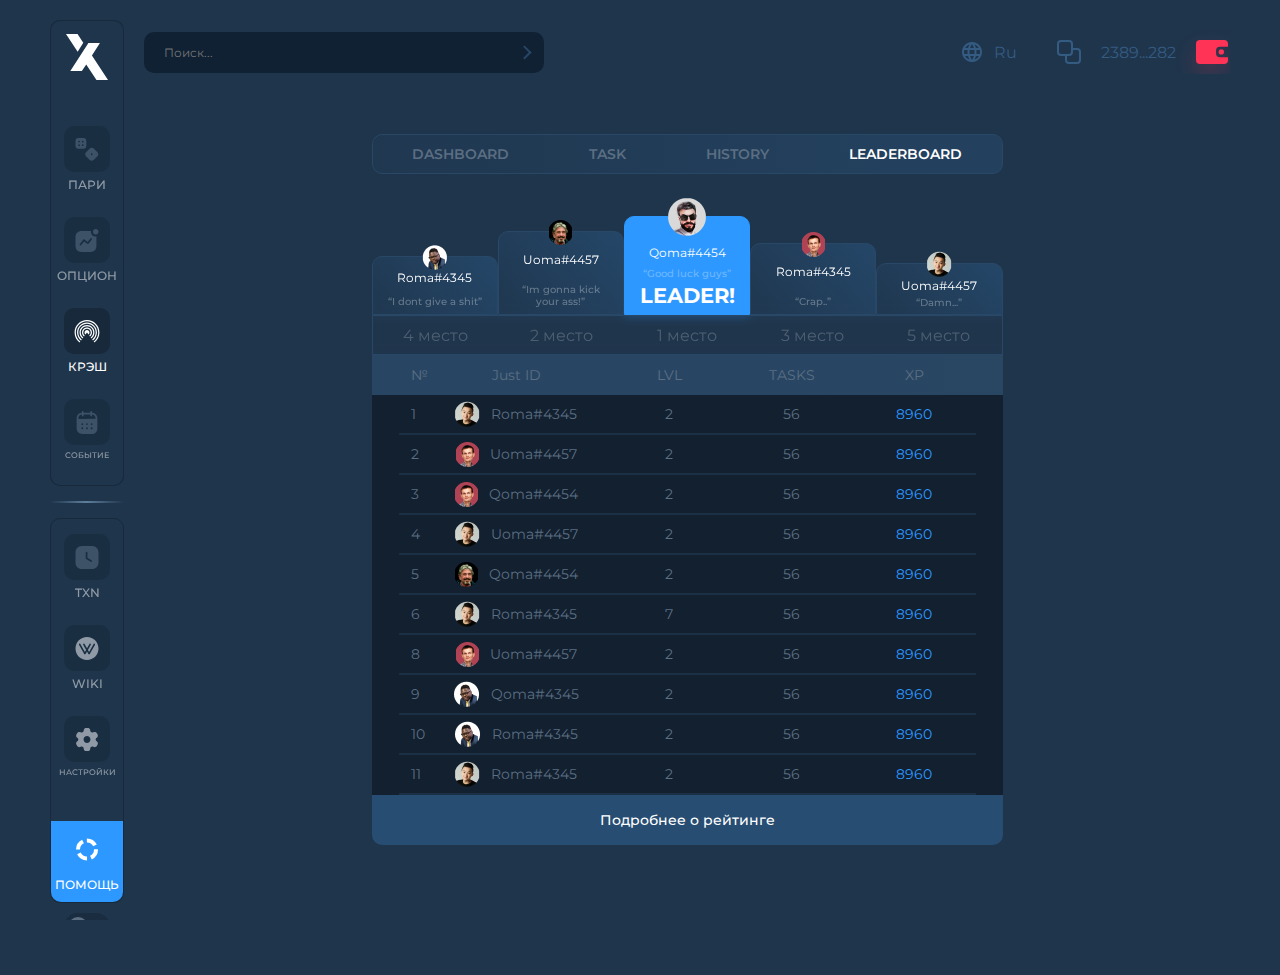
<file: index.html>
<html lang="en">

<head>
    <meta charset="utf-8">
    <link rel="icon" href="/favicon.ico">
    <meta name="viewport" content="width=device-width, initial-scale=1">
    <link href="https://fonts.googleapis.com/css2?family=Montserrat:wght@400;500;600;700&amp;display=swap" rel="stylesheet">
    <title>React App</title>
    <link rel="stylesheet" href="staff/style.css">
</head>

<body class="null">
    <noscript>You need to enable JavaScript to run this app.</noscript>
    <div id="root">
        <div class="container">
            <header class="header">
                <div class="hamburger-menu sc-gsnTZi bnYZCt">
                    <div><span>&nbsp;</span><span>&nbsp;</span><span>&nbsp;</span></div>
                </div>
                <div class="mobile__logo">
                    <svg xmlns="http://www.w3.org/2000/svg" width="100%" height="100%" viewBox="0 0 42 46" fill="none"><path d="M42 46L25.9412 21.5527L33.9307 9.02207H22.3974L4.33002 37.1016H15.8633L20.2325 30.4179L30.4668 46H42Z" fill="white"></path><path d="M17.2802 8.77979L11.5332 0H0L11.6513 17.7573L17.2802 8.77979Z" fill="white"></path></svg>
                </div>
                <div class="search">
                    <div class="search__block"><input type="text" placeholder="Поиск..." class="jLPmwH">
                        <span class="hooPck"></span>
                    </div>
                </div>
                <div class="menu">
                    <div class="lang">
                        <svg xmlns="http://www.w3.org/2000/svg" height="24px" viewBox="0 0 24 24" width="24px" fill="var(--light-blue)">
                            <path d="M0 0h24v24H0V0z" fill="none"></path><path d="M11.99 2C6.47 2 2 6.48 2 12s4.47 10 9.99 10C17.52 22 22 17.52 22 12S17.52 2 11.99 2zm6.93 6h-2.95c-.32-1.25-.78-2.45-1.38-3.56 1.84.63 3.37 1.91 4.33 3.56zM12 4.04c.83 1.2 1.48 2.53 1.91 3.96h-3.82c.43-1.43 1.08-2.76 1.91-3.96zM4.26 14C4.1 13.36 4 12.69 4 12s.1-1.36.26-2h3.38c-.08.66-.14 1.32-.14 2s.06 1.34.14 2H4.26zm.82 2h2.95c.32 1.25.78 2.45 1.38 3.56-1.84-.63-3.37-1.9-4.33-3.56zm2.95-8H5.08c.96-1.66 2.49-2.93 4.33-3.56C8.81 5.55 8.35 6.75 8.03 8zM12 19.96c-.83-1.2-1.48-2.53-1.91-3.96h3.82c-.43 1.43-1.08 2.76-1.91 3.96zM14.34 14H9.66c-.09-.66-.16-1.32-.16-2s.07-1.35.16-2h4.68c.09.65.16 1.32.16 2s-.07 1.34-.16 2zm.25 5.56c.6-1.11 1.06-2.31 1.38-3.56h2.95c-.96 1.65-2.49 2.93-4.33 3.56zM16.36 14c.08-.66.14-1.32.14-2s-.06-1.34-.14-2h3.38c.16.64.26 1.31.26 2s-.1 1.36-.26 2h-3.38z">
                            </path>
                        </svg>
                        <span>
                            Ru
                        </span>
                    </div>
                    <div class="wallet">
                        <svg xmlns="http://www.w3.org/2000/svg" width="24" height="24" viewBox="0 0 24 24" fill="none"><rect x="1" y="1" width="14" height="14" rx="3" stroke="#345B82" stroke-width="2"></rect><path d="M9 16V20C9 21.6569 10.3431 23 12 23H20C21.6569 23 23 21.6569 23 20V12C23 10.3431 21.6569 9 20 9H16" stroke="#345B82" stroke-width="2"></path>
                        </svg>
                        <span>
                            2389...282
                        </span>
                        <svg xmlns="http://www.w3.org/2000/svg" width="54" height="64" fill="none">
                            <g filter="url(#a)" fill="#FE3355">
                                <path d="M24 10a4 4 0 0 0-4 4v16a4 4 0 0 0 4 4h24a4 4 0 0 0 4-4v-2.667h-8a4 4 0 0 1-4-4v-2.666a4 4 0 0 1 4-4h8V14a4 4 0 0 0-4-4H24z"></path>
                                <path d="M42.667 22A2.667 2.667 0 1 1 48 22a2.667 2.667 0 0 1-5.333 0z"></path>
                            </g>
                            <defs>
                                <filter id="a" x="0" y="0" width="54" height="64" filterUnits="userSpaceOnUse" color-interpolation-filters="sRGB">
                                    <feFlood flood-opacity="0" result="BackgroundImageFix"></feFlood>
                                    <feColorMatrix in="SourceAlpha" values="0 0 0 0 0 0 0 0 0 0 0 0 0 0 0 0 0 0 127 0" result="hardAlpha"></feColorMatrix>
                                    <feOffset dy="10"></feOffset>
                                    <feGaussianBlur stdDeviation="10"></feGaussianBlur>
                                    <feColorMatrix values="0 0 0 0 0.996078 0 0 0 0 0.199216 0 0 0 0 0.332026 0 0 0 0.2 0"></feColorMatrix>
                                    <feBlend in2="BackgroundImageFix" result="effect1_dropShadow_5922_584"></feBlend>
                                    <feBlend in="SourceGraphic" in2="effect1_dropShadow_5922_584" result="shape"></feBlend>
                                </filter>
                            </defs>
                        </svg>
                    </div>
                </div>
            </header>
            <div class="navigation">
                <div class="navigation__logo"><svg xmlns="http://www.w3.org/2000/svg" width="100%" height="100%" viewBox="0 0 42 46" fill="none"><path d="M42 46L25.9412 21.5527L33.9307 9.02207H22.3974L4.33002 37.1016H15.8633L20.2325 30.4179L30.4668 46H42Z" fill="white"></path><path d="M17.2802 8.77979L11.5332 0H0L11.6513 17.7573L17.2802 8.77979Z" fill="white"></path></svg>
                    <div class="sc-crXcEl lmntAJ"><svg xmlns="http://www.w3.org/2000/svg" width="26" height="26" viewBox="0 0 26 26" fill="#345B82"><rect x="2.82843" width="32" height="4" rx="2" transform="rotate(45 2.82843 0)"></rect><rect width="32" height="4" rx="2" transform="matrix(-0.707107 0.707107 0.707107 0.707107 22.6275 0)"></rect></svg></div>
                </div>
                <nav class="nav">
                    <div class="sc-kDDrLX hWcrhH">
                        <div class="sc-iBkjds fUTyrF"><input type="text" placeholder="Поиск..." class="sc-ftvSup jLPmwH"><span class="sc-papXJ hooPck"></span></div>
                    </div>
                    <div class="nav__top">
                        <div class="nav__item">
                            <a aria-current="page" class="nav__item-link " href="/">
                                <div class="dark nav__item-img"><svg xmlns="http://www.w3.org/2000/svg" width="51" height="51" viewBox="0 0 51 51" fill="none"><path fill-rule="evenodd" clip-rule="evenodd" d="M40.2426 23.2721C37.8995 20.9289 34.1005 20.9289 31.7574 23.2721L23.2721 31.7573C20.9289 34.1005 20.9289 37.8995 23.2721 40.2426L31.7574 48.7279C34.1005 51.0711 37.8995 51.0711 40.2426 48.7279L48.7279 40.2426C51.0711 37.8995 51.0711 34.1005 48.7279 31.7573L40.2426 23.2721ZM36 38C37.1046 38 38 37.1046 38 36C38 34.8954 37.1046 34 36 34C34.8954 34 34 34.8954 34 36C34 37.1046 34.8954 38 36 38Z" fill="#5B6E82"></path><path fill-rule="evenodd" clip-rule="evenodd" d="M0 6C0 2.68629 2.68629 0 6 0H18C21.3137 0 24 2.68629 24 6V18C24 21.3137 21.3137 24 18 24H6C2.68629 24 0 21.3137 0 18V6ZM10 8C10 9.10457 9.10457 10 8 10C6.89543 10 6 9.10457 6 8C6 6.89543 6.89543 6 8 6C9.10457 6 10 6.89543 10 8ZM8 18C9.10457 18 10 17.1046 10 16C10 14.8954 9.10457 14 8 14C6.89543 14 6 14.8954 6 16C6 17.1046 6.89543 18 8 18ZM18 8C18 9.10457 17.1046 10 16 10C14.8954 10 14 9.10457 14 8C14 6.89543 14.8954 6 16 6C17.1046 6 18 6.89543 18 8ZM16 18C17.1046 18 18 17.1046 18 16C18 14.8954 17.1046 14 16 14C14.8954 14 14 14.8954 14 16C14 17.1046 14.8954 18 16 18Z" fill="#5B6E82"></path></svg></div><span>Пари</span></a>
                        </div>
                        <div class="nav__item">
                            <a class="nav__item-link" href="#">
                                <div class="nav__item-img"><svg xmlns="http://www.w3.org/2000/svg" width="40" height="40" viewBox="0 0 40 40" fill="none"><path fill-rule="evenodd" clip-rule="evenodd" d="M30.3602 4.82C30.3602 2.16 32.5202 0 35.1802 0C37.8402 0 40.0002 2.16 40.0002 4.82C40.0002 7.48 37.8402 9.64 35.1802 9.64C32.5202 9.64 30.3602 7.48 30.3602 4.82ZM22.66 25.5185L28.44 18.0605L28.36 18.1005C28.68 17.6605 28.74 17.1005 28.52 16.6005C28.302 16.1005 27.82 15.7605 27.302 15.7205C26.76 15.6605 26.222 15.9005 25.9 16.3405L21.062 22.6005L15.52 18.2405C15.18 17.9805 14.78 17.8785 14.38 17.9205C13.982 17.9805 13.622 18.1985 13.38 18.5185L7.46202 26.2205L7.34002 26.4005C7.00002 27.0385 7.16002 27.8585 7.76002 28.3005C8.04002 28.4805 8.34002 28.6005 8.68002 28.6005C9.14202 28.6205 9.58002 28.3785 9.86002 28.0005L14.88 21.5385L20.58 25.8205L20.76 25.9385C21.4 26.2785 22.2 26.1205 22.66 25.5185ZM26.9 3.56055C26.82 4.06055 26.78 4.56055 26.78 5.06055C26.78 9.56055 30.42 13.1985 34.9 13.1985C35.4 13.1985 35.88 13.1405 36.38 13.0605V29.1985C36.38 35.9805 32.38 40.0005 25.58 40.0005H10.802C4 40.0005 0 35.9805 0 29.1985V14.4005C0 7.60055 4 3.56055 10.802 3.56055H26.9Z" fill="#5B6E82"></path></svg></div><span>Опцион</span></a>
                        </div>
                        <div class="nav__item">
                            <a class="nav__item-link active" href="#">
                                <div class="nav__item-img"><svg xmlns="http://www.w3.org/2000/svg" width="40" height="37" viewBox="0 0 40 37" fill="none"><path d="M20 2C29.9411 2 38 10.0589 38 20C38 29.9411 30.8 34.4013 30.8 34.4013L32 36.0015C36.8578 32.3526 40 26.5433 40 20C40 8.9543 31.0457 0 20 0C8.9543 0 0 8.9543 0 20C0 26.5433 3.14221 32.3526 8 36.0015L9.2 34.4013C4.82799 31.1174 2 25.8889 2 20C2 10.0589 10.0589 2 20 2Z" fill="#5B6E82"></path><path d="M20 6C27.732 6 34 12.268 34 20C34 24.5803 31.8004 28.6468 28.4 31.201L29.6 32.8012C33.4862 29.8821 36 25.2346 36 20C36 11.1634 28.8366 4 20 4C11.1634 4 4 11.1634 4 20C4 25.2346 6.51377 29.8821 10.4 32.8012L11.6 31.201C8.19955 28.6468 6 24.5803 6 20C6 12.268 12.268 6 20 6Z" fill="#5B6E82"></path><path d="M20 10C25.5228 10 30 14.4772 30 20C30 23.2716 28.4289 26.1763 26 28.0007L27.2 29.6009C30.1147 27.4116 32 23.926 32 20C32 13.3726 26.6274 8 20 8C13.3726 8 8 13.3726 8 20C8 23.926 9.88533 27.4116 12.8 29.6009L14 28.0007C11.5711 26.1763 10 23.2716 10 20C10 14.4772 14.4772 10 20 10Z" fill="#5B6E82"></path><path d="M20 14C23.3137 14 26 16.6863 26 20C26 21.963 25.0573 23.7058 23.6 24.8004L24.8 26.4006C26.7431 24.9411 28 22.6173 28 20C28 15.5817 24.4183 12 20 12C15.5817 12 12 15.5817 12 20C12 22.6173 13.2569 24.9411 15.2 26.4006L16.4 24.8004C14.9427 23.7058 14 21.963 14 20C14 16.6863 16.6863 14 20 14Z" fill="#5B6E82"></path><path d="M20 16C17.7909 16 16 17.7909 16 20C16 21.3087 16.6284 22.4705 17.6 23.2003L20 20L22.4 23.2003C23.3716 22.4705 24 21.3087 24 20C24 17.7909 22.2091 16 20 16Z" fill="#5B6E82"></path></svg></div><span>Крэш</span></a>
                        </div>
                        <div class="nav__item">
                            <a islargelabel="true" class="link__small" href="#">
                                <div class="nav__item-img"><svg xmlns="http://www.w3.org/2000/svg" width="36" height="40" viewBox="0 0 36 40" fill="none"><path fill-rule="evenodd" clip-rule="evenodd" d="M26.8218 1.53723L26.8237 3.03648C32.333 3.46827 35.9723 7.22239 35.9782 12.9795L36 29.8311C36.0079 36.1079 32.0645 39.97 25.7436 39.98L10.3038 40C4.02239 40.008 0.0296331 36.0539 0.0217345 29.7591L1.32995e-05 13.1054C-0.00788532 7.31034 3.50305 3.56622 9.01234 3.06047L9.01037 1.56122C9.00839 0.681663 9.66003 0.0199945 10.5289 0.0199945C11.3977 0.0179955 12.0494 0.677665 12.0513 1.55722L12.0533 2.95652L23.7828 2.94053L23.7808 1.54123C23.7788 0.661673 24.4305 0.00200353 25.2993 4.53098e-06C26.1484 -0.00199447 26.8198 0.657675 26.8218 1.53723ZM3.04293 13.7232L32.9392 13.6832V12.9836C32.8543 8.68571 30.698 6.43083 26.8277 6.095L26.8296 7.63423C26.8296 8.4938 26.1602 9.17546 25.3111 9.17546C24.4423 9.17746 23.7887 8.4978 23.7887 7.63823L23.7867 6.01904L12.0572 6.03503L12.0592 7.65222C12.0592 8.51379 11.4096 9.19345 10.5407 9.19345C9.67185 9.19545 9.01824 8.51779 9.01824 7.65622L9.01627 6.11699C5.16569 6.5028 3.03504 8.76567 3.04096 13.1015L3.04293 13.7232ZM24.4798 22.8086V22.8305C24.4995 23.7501 25.2499 24.4477 26.1602 24.4277C27.0488 24.4058 27.7577 23.6441 27.738 22.7246C27.6965 21.845 26.9837 21.1274 26.097 21.1294C25.1887 21.1494 24.4778 21.889 24.4798 22.8086ZM26.1109 31.7841C25.2025 31.7641 24.47 31.0065 24.468 30.0869C24.4482 29.1674 25.1769 28.4058 26.0852 28.3838H26.105C27.0331 28.3838 27.7854 29.1414 27.7854 30.0809C27.7874 31.0205 27.037 31.7821 26.1109 31.7841ZM16.3442 22.8408C16.3837 23.7603 17.1361 24.4779 18.0444 24.438C18.933 24.396 19.6419 23.6364 19.6024 22.7168C19.5807 21.8173 18.8501 21.1176 17.9615 21.1196C17.0531 21.1596 16.3423 21.9212 16.3442 22.8408ZM18.0523 31.6943C17.1439 31.7343 16.3936 31.0167 16.3521 30.0971C16.3521 29.1776 17.061 28.418 17.9693 28.376C18.8579 28.374 19.5905 29.0736 19.6103 29.9712C19.6518 30.8927 18.9409 31.6523 18.0523 31.6943ZM8.20862 22.9106C8.24811 23.8301 9.00045 24.5498 9.90879 24.5078C10.7974 24.4678 11.5063 23.7062 11.4648 22.7867C11.4451 21.8871 10.7145 21.1875 9.82388 21.1895C8.91554 21.2294 8.20664 21.9911 8.20862 22.9106ZM9.91673 31.7041C9.00839 31.7461 8.25802 31.0264 8.21655 30.1069C8.21458 29.1873 8.92545 28.4257 9.83379 28.3857C10.7224 28.3837 11.455 29.0834 11.4747 29.9829C11.5162 30.9025 10.8073 31.6641 9.91673 31.7041Z" fill="#5B6E82"></path></svg></div><span>Событие</span></a>
                        </div>
                    </div>
                    <div class="nav__line"></div>
                    <div class="nav__bottom">
                        <div class="nav__item">
                            <a class="nav__item-link" href="#">
                                <div class="nav__item-img"><svg xmlns="http://www.w3.org/2000/svg" width="40" height="40" viewBox="0 0 20 20" fill="none"><path fill-rule="evenodd" clip-rule="evenodd" d="M5.67 0H14.34C17.73 0 20 2.379 20 5.919V14.089C20 17.62 17.73 20 14.34 20H5.67C2.28 20 0 17.62 0 14.089V5.919C0 2.379 2.28 0 5.67 0ZM13.58 13.81C13.83 13.81 14.08 13.68 14.22 13.44C14.44 13.089 14.32 12.629 13.96 12.41L10.4 10.29V5.669C10.4 5.26 10.07 4.919 9.65 4.919C9.24 4.919 8.9 5.26 8.9 5.669V10.72C8.9 10.98 9.04 11.23 9.27 11.36L13.19 13.7C13.31 13.78 13.45 13.81 13.58 13.81Z" fill="#5B6E82"></path></svg></div><span>TXN</span></a>
                        </div>
                        <div class="nav__item">
                            <a class="nav__item-link" href="/bounty/campaigns/66">
                                <div class="nav__item-img"><svg xmlns="http://www.w3.org/2000/svg" width="42" height="42" viewBox="0 0 22 22" fill="none"><path fill-rule="evenodd" clip-rule="evenodd" d="M22 11C22 17.0751 17.0751 22 11 22C4.92487 22 0 17.0751 0 11C0 4.92487 4.92487 0 11 0C17.0751 0 22 4.92487 22 11ZM7.63579 6.34442C7.99786 6.14325 8.45447 6.27368 8.65564 6.6358L11 10.8557L13.3444 6.6358C13.5456 6.27368 14.0022 6.14325 14.3642 6.34442C14.7263 6.54553 14.8568 7.00214 14.6556 7.36426L11.858 12.4L13 14.4557L17.3444 6.6358C17.5456 6.27368 18.0022 6.14325 18.3642 6.34442C18.7263 6.54553 18.8568 7.00214 18.6556 7.36426L13.6556 16.3643C13.5234 16.6024 13.2724 16.75 13 16.75C12.7276 16.75 12.4767 16.6024 12.3444 16.3643L11 13.9444L9.65564 16.3643C9.52336 16.6024 9.27238 16.75 9.00002 16.75C8.72765 16.75 8.47667 16.6024 8.34439 16.3643L3.34439 7.36426C3.14323 7.00214 3.2737 6.54553 3.63579 6.34442C3.99786 6.14325 4.45447 6.27368 4.65564 6.6358L9.00002 14.4557L10.142 12.4L7.34439 7.36426C7.14323 7.00214 7.2737 6.54553 7.63579 6.34442Z" fill="white"></path></svg></div><span>Wiki</span></a>
                        </div>
                        <div class="nav__item">
                            <a islargelabel="true" class="link__small" href="/bounty/campaigns">
                                <div class="nav__item-img"><svg xmlns="http://www.w3.org/2000/svg" width="40" height="40" viewBox="0 0 20 20" fill="none"><path fill-rule="evenodd" clip-rule="evenodd" d="M18.4023 11.58C18.76 11.77 19.036 12.07 19.2301 12.37C19.6083 12.99 19.5776 13.75 19.2097 14.42L18.4943 15.62C18.1162 16.26 17.411 16.66 16.6855 16.66C16.3278 16.66 15.9292 16.56 15.6022 16.36C15.3365 16.19 15.0299 16.13 14.7029 16.13C13.6911 16.13 12.8429 16.96 12.8122 17.95C12.8122 19.1 11.872 20 10.6968 20H9.30692C8.12145 20 7.18125 19.1 7.18125 17.95C7.16081 16.96 6.31259 16.13 5.30085 16.13C4.96361 16.13 4.65702 16.19 4.40153 16.36C4.0745 16.56 3.66572 16.66 3.31825 16.66C2.58245 16.66 1.87729 16.26 1.49917 15.62L0.79402 14.42C0.415896 13.77 0.395456 12.99 0.773581 12.37C0.937094 12.07 1.24368 11.77 1.59115 11.58C1.87729 11.44 2.06125 11.21 2.23498 10.94C2.74596 10.08 2.43937 8.95 1.57071 8.44C0.55897 7.87 0.231943 6.6 0.814459 5.61L1.49917 4.43C2.09191 3.44 3.35913 3.09 4.38109 3.67C5.27019 4.15 6.425 3.83 6.9462 2.98C7.10972 2.7 7.20169 2.4 7.18125 2.1C7.16081 1.71 7.27323 1.34 7.4674 1.04C7.84553 0.42 8.53024 0.02 9.27627 0H10.7172C11.4735 0 12.1582 0.42 12.5363 1.04C12.7203 1.34 12.8429 1.71 12.8122 2.1C12.7918 2.4 12.8838 2.7 13.0473 2.98C13.5685 3.83 14.7233 4.15 15.6226 3.67C16.6344 3.09 17.9118 3.44 18.4943 4.43L19.179 5.61C19.7718 6.6 19.4447 7.87 18.4228 8.44C17.5541 8.95 17.2475 10.08 17.7687 10.94C17.9322 11.21 18.1162 11.44 18.4023 11.58ZM10.0001 12.9999C11.6569 12.9999 13.0001 11.6567 13.0001 9.99988C13.0001 8.34302 11.6569 6.99988 10.0001 6.99988C8.34324 6.99988 7.00009 8.34302 7.00009 9.99988C7.00009 11.6567 8.34324 12.9999 10.0001 12.9999Z" fill="white"></path></svg></div><span>Настройки</span></a>
                        </div>
                        <div class="settings">
                            <a aria-current="page" class="nav__item-link active" href="/">
                                <div class="light nav__item-img"><svg width="22" height="22" viewBox="0 0 22 22" fill="none" xmlns="http://www.w3.org/2000/svg">
                                    <circle cx="11" cy="11" r="9" stroke="white" stroke-width="4" stroke-dasharray="10 4"/>
                                    </svg>
                                </div><span>Помощь</span></a>
                        </div>
                    </div>
                    <div value="false" class="admin__checkbox">
                        <div value="false" class="admin__checkbox-item">
                            <div></div>
                        </div><span>admin</span></div>
                </nav>
            </div>
            <div class="content">
                <div class="content__top">
                    <li class="content__menu-item">DASHBOARD</li>
                    <li class="content__menu-item header__mobile">TASK</li>
                    <li class="content__menu-item header__mobile">HISTORY</li>
                    <li class="content__menu-item active__table">LEADERBOARD</li>
                </div>
                <div class="leaderboard">
                    <div class="leaderboard__top">
                        <div class="leaderboard__top-item header__mobile">
                            <div class="leaderboard__four dacc">
                                <div class="leaderboard__photo">
                                    <img src="staff/img/leaderboard4.png" alt="">
                                </div>
                                <div class="leaderboard__name">Roma#4345</div>
                                <div class="leaderboard__words">“I dont give a shit”</div>
                            </div>
                        </div>
                        <div class="leaderboard__top-item">
                            <div class="leaderboard__two dacc">
                                <div class="leaderboard__photo">
                                    <img src="staff/img/leaderboard2.png" alt="">

                                </div>
                                <div class="leaderboard__name">Uoma#4457</div>
                                <div class="leaderboard__words">“Im gonna kick <br> your ass!”</div>
                            </div>
                        </div>
                        <div class="leaderboard__top-item">
                            <div class="leaderboard__one dacc leader">
                                <div class="leaderboard__photo ">
                                    <img src="staff/img/140.jpg" alt="">
                                </div>
                                <div class="leaderboard__name">Qoma#4454</div>
                                <div class="leaderboard__words">“Good luck guys”</div>
                                <div class="leaderboard__leader">LEADER!</div>
                            </div>
                        </div>
                        <div class="leaderboard__top-item">
                            <div class="leaderboard__three dacc">
                                <div class="leaderboard__photo">
                                    <img src="staff/img/leaderboard3.png" alt="">

                                </div>
                                <div class="leaderboard__name">Roma#4345</div>
                                <div class="leaderboard__words">“Crap..”</div>
                            </div>
                        </div>
                        <div class="leaderboard__top-item header__mobile">
                            <div class="leaderboard__five dacc">
                                <div class="leaderboard__photo">
                                    <img src="staff/img/leaderboard5.png" alt="">
                                </div>
                                <div class="leaderboard__name">Uoma#4457</div>
                                <div class="leaderboard__words">“Damn...”</div>
                            </div>
                        </div>
                    </div>
                    <div class="leaderboard__place">
                        <div class="place place__none">4 место</div>
                        <div class="place">2 место</div>
                        <div class="place">1 место</div>
                        <div class="place">3 место</div>
                        <div class="place place__none">5 место</div>
                    </div>
                    <div class="table__scroll">

                        <div class="leaderboard__subtitle">
                            <div class="subtitle line__number">№</div>
                            <div class="subtitle line__id">Just ID</div>
                            <div class="subtitle line__lvl">LVL</div>
                            <div class="subtitle line__tasks">TASKS</div>
                            <div class="subtitle line__xp">XP</div>
                        </div>
                        <div class="leaderboard__table">
                            <div class="table__line">
                                <div class="line__number line__item">1</div>
                                <div class="line__id line__item"><img src="staff/img/leaderboard5.png" alt="">Roma#4345</div>
                                <div class="line__lvl line__item">2</div>
                                <div class="line__tasks line__item">56</div>
                                <div class="line__xp line__item">8960</div>
                            </div>
                            <div class="table__line">
                                <div class="line__number line__item">2</div>
                                <div class="line__id line__item"><img src="staff/img/leaderboard3.png" alt="">Uoma#4457</div>
                                <div class="line__lvl line__item">2</div>
                                <div class="line__tasks line__item">56</div>
                                <div class="line__xp line__item">8960</div>
                            </div>
                            <div class="table__line">
                                <div class="line__number line__item">3</div>
                                <div class="line__id line__item"><img src="staff/img/leaderboard3.png" alt="">Qoma#4454</div>
                                <div class="line__lvl line__item">2</div>
                                <div class="line__tasks line__item">56</div>
                                <div class="line__xp line__item">8960</div>
                            </div>
                            <div class="table__line">
                                <div class="line__number line__item">4</div>
                                <div class="line__id line__item"><img src="staff/img/leaderboard5.png" alt="">Uoma#4457</div>
                                <div class="line__lvl line__item">2</div>
                                <div class="line__tasks line__item">56</div>
                                <div class="line__xp line__item">8960</div>
                            </div>
                            <div class="table__line">
                                <div class="line__number line__item">5</div>
                                <div class="line__id line__item"><img src="staff/img/leaderboard2.png" alt="">Qoma#4454</div>
                                <div class="line__lvl line__item">2</div>
                                <div class="line__tasks line__item">56</div>
                                <div class="line__xp line__item">8960</div>
                            </div>
                            <div class="table__line">
                                <div class="line__number line__item">6</div>
                                <div class="line__id line__item"><img src="staff/img/leaderboard5.png" alt="">Roma#4345</div>
                                <div class="line__lvl line__item">7</div>
                                <div class="line__tasks line__item">56</div>
                                <div class="line__xp line__item">8960</div>
                            </div>
                            <div class="table__line">
                                <div class="line__number line__item">8</div>
                                <div class="line__id line__item"><img src="staff/img/leaderboard3.png" alt="">Uoma#4457</div>
                                <div class="line__lvl line__item">2</div>
                                <div class="line__tasks line__item">56</div>
                                <div class="line__xp line__item">8960</div>
                            </div>
                            <div class="table__line">
                                <div class="line__number line__item">9</div>
                                <div class="line__id line__item"><img src="staff/img/table1.png" alt="">Qoma#4345</div>
                                <div class="line__lvl line__item">2</div>
                                <div class="line__tasks line__item">56</div>
                                <div class="line__xp line__item">8960</div>
                            </div>
                            <div class="table__line">
                                <div class="line__number line__item">10</div>
                                <div class="line__id line__item"><img src="staff/img/table1.png" alt="">Roma#4345</div>
                                <div class="line__lvl line__item">2</div>
                                <div class="line__tasks line__item">56</div>
                                <div class="line__xp line__item">8960</div>
                            </div>
                            <div class="table__line">
                                <div class="line__number line__item">11</div>
                                <div class="line__id line__item"><img src="staff/img/leaderboard5.png" alt="">Roma#4345</div>
                                <div class="line__lvl line__item">2</div>
                                <div class="line__tasks line__item">56</div>
                                <div class="line__xp line__item">8960</div>
                            </div>
                            <div class="table__line">
                                <div class="line__number line__item">12</div>
                                <div class="line__id line__item"><img src="staff/img/leaderboard3.png" alt="">Uoma#4457</div>
                                <div class="line__lvl line__item">2</div>
                                <div class="line__tasks line__item">56</div>
                                <div class="line__xp line__item">8960</div>
                            </div>
                            <div class="table__line">
                                <div class="line__number line__item">13</div>
                                <div class="line__id line__item"><img src="staff/img/leaderboard3.png" alt="">Qoma#4454</div>
                                <div class="line__lvl line__item">2</div>
                                <div class="line__tasks line__item">56</div>
                                <div class="line__xp line__item">8960</div>
                            </div>
                        </div>
                    </div>
                </div>
                <div class="leaderboard__btn">
                    <a href="#">
                        Подробнее о рейтинге
                    </a>
                </div>
            </div>
        </div>
    </div>
</body>

</html>
</file>
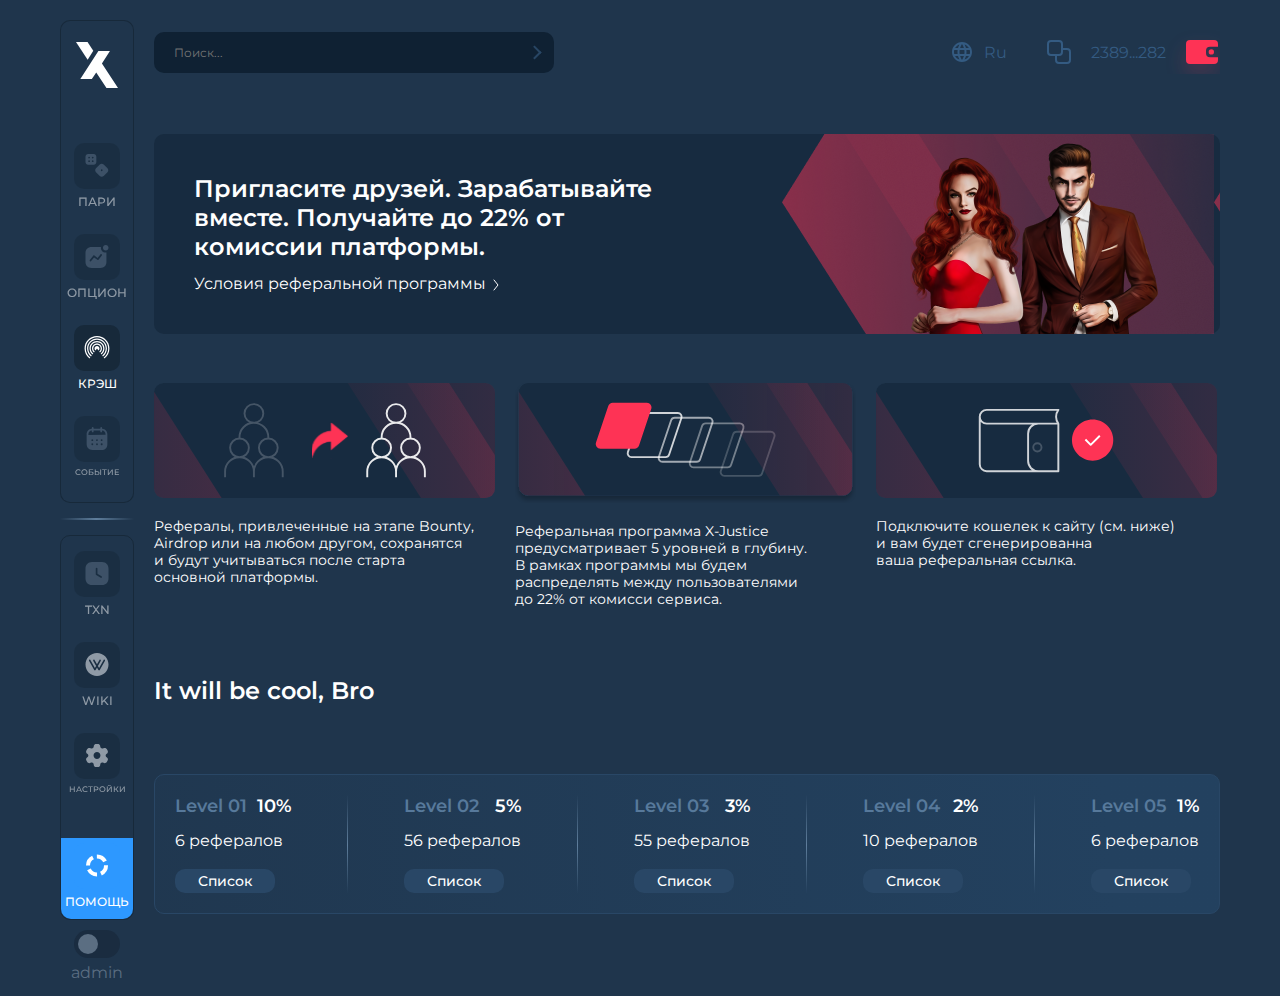
<file: html/event.html>
<html lang="en">

<head>
    <meta charset="utf-8">
    <link rel="icon" href="/favicon.ico">
    <meta name="viewport" content="width=device-width, initial-scale=1">
    <link href="https://fonts.googleapis.com/css2?family=Montserrat:wght@400;500;600;700&amp;display=swap" rel="stylesheet">
    <title>React App</title>
    <link rel="stylesheet" href="staff/event.css">
    <link rel="stylesheet" href="staff/popup.css">

</head>

<body class="null">
    <noscript>You need to enable JavaScript to run this app.</noscript>
    <div id="root">
        <div class="container">
            <header class="header">
                <div class="hamburger-menu sc-gsnTZi bnYZCt">
                    <div><span>&nbsp;</span><span>&nbsp;</span><span>&nbsp;</span></div>
                </div>
                <div class="mobile__logo">
                    <svg xmlns="http://www.w3.org/2000/svg" width="100%" height="100%" viewBox="0 0 42 46" fill="none"><path d="M42 46L25.9412 21.5527L33.9307 9.02207H22.3974L4.33002 37.1016H15.8633L20.2325 30.4179L30.4668 46H42Z" fill="white"></path><path d="M17.2802 8.77979L11.5332 0H0L11.6513 17.7573L17.2802 8.77979Z" fill="white"></path></svg>
                </div>
                <div class="search">
                    <div class="search__block"><input type="text" placeholder="Поиск..." class="jLPmwH">
                        <span class="hooPck"></span>
                    </div>
                </div>
                <div class="menu">
                    <div class="lang">
                        <svg xmlns="http://www.w3.org/2000/svg" height="24px" viewBox="0 0 24 24" width="24px" fill="var(--light-blue)">
                            <path d="M0 0h24v24H0V0z" fill="none"></path><path d="M11.99 2C6.47 2 2 6.48 2 12s4.47 10 9.99 10C17.52 22 22 17.52 22 12S17.52 2 11.99 2zm6.93 6h-2.95c-.32-1.25-.78-2.45-1.38-3.56 1.84.63 3.37 1.91 4.33 3.56zM12 4.04c.83 1.2 1.48 2.53 1.91 3.96h-3.82c.43-1.43 1.08-2.76 1.91-3.96zM4.26 14C4.1 13.36 4 12.69 4 12s.1-1.36.26-2h3.38c-.08.66-.14 1.32-.14 2s.06 1.34.14 2H4.26zm.82 2h2.95c.32 1.25.78 2.45 1.38 3.56-1.84-.63-3.37-1.9-4.33-3.56zm2.95-8H5.08c.96-1.66 2.49-2.93 4.33-3.56C8.81 5.55 8.35 6.75 8.03 8zM12 19.96c-.83-1.2-1.48-2.53-1.91-3.96h3.82c-.43 1.43-1.08 2.76-1.91 3.96zM14.34 14H9.66c-.09-.66-.16-1.32-.16-2s.07-1.35.16-2h4.68c.09.65.16 1.32.16 2s-.07 1.34-.16 2zm.25 5.56c.6-1.11 1.06-2.31 1.38-3.56h2.95c-.96 1.65-2.49 2.93-4.33 3.56zM16.36 14c.08-.66.14-1.32.14-2s-.06-1.34-.14-2h3.38c.16.64.26 1.31.26 2s-.1 1.36-.26 2h-3.38z">
                            </path>
                        </svg>
                        <span>
                            Ru
                        </span>
                    </div>
                    <div class="wallet">
                        <svg xmlns="http://www.w3.org/2000/svg" width="24" height="24" viewBox="0 0 24 24" fill="none"><rect x="1" y="1" width="14" height="14" rx="3" stroke="#345B82" stroke-width="2"></rect><path d="M9 16V20C9 21.6569 10.3431 23 12 23H20C21.6569 23 23 21.6569 23 20V12C23 10.3431 21.6569 9 20 9H16" stroke="#345B82" stroke-width="2"></path>
                        </svg>
                        <span>
                            2389...282
                        </span>
                        <svg xmlns="http://www.w3.org/2000/svg" width="54" height="64" fill="none">
                            <g filter="url(#a)" fill="#FE3355">
                                <path d="M24 10a4 4 0 0 0-4 4v16a4 4 0 0 0 4 4h24a4 4 0 0 0 4-4v-2.667h-8a4 4 0 0 1-4-4v-2.666a4 4 0 0 1 4-4h8V14a4 4 0 0 0-4-4H24z"></path>
                                <path d="M42.667 22A2.667 2.667 0 1 1 48 22a2.667 2.667 0 0 1-5.333 0z"></path>
                            </g>
                            <defs>
                                <filter id="a" x="0" y="0" width="54" height="64" filterUnits="userSpaceOnUse" color-interpolation-filters="sRGB">
                                    <feFlood flood-opacity="0" result="BackgroundImageFix"></feFlood>
                                    <feColorMatrix in="SourceAlpha" values="0 0 0 0 0 0 0 0 0 0 0 0 0 0 0 0 0 0 127 0" result="hardAlpha"></feColorMatrix>
                                    <feOffset dy="10"></feOffset>
                                    <feGaussianBlur stdDeviation="10"></feGaussianBlur>
                                    <feColorMatrix values="0 0 0 0 0.996078 0 0 0 0 0.199216 0 0 0 0 0.332026 0 0 0 0.2 0"></feColorMatrix>
                                    <feBlend in2="BackgroundImageFix" result="effect1_dropShadow_5922_584"></feBlend>
                                    <feBlend in="SourceGraphic" in2="effect1_dropShadow_5922_584" result="shape"></feBlend>
                                </filter>
                            </defs>
                        </svg>
                    </div>
                </div>
            </header>
            <div class="navigation">
                <div class="navigation__logo"><svg xmlns="http://www.w3.org/2000/svg" width="100%" height="100%" viewBox="0 0 42 46" fill="none"><path d="M42 46L25.9412 21.5527L33.9307 9.02207H22.3974L4.33002 37.1016H15.8633L20.2325 30.4179L30.4668 46H42Z" fill="white"></path><path d="M17.2802 8.77979L11.5332 0H0L11.6513 17.7573L17.2802 8.77979Z" fill="white"></path></svg>
                    <div class="sc-crXcEl lmntAJ"><svg xmlns="http://www.w3.org/2000/svg" width="26" height="26" viewBox="0 0 26 26" fill="#345B82"><rect x="2.82843" width="32" height="4" rx="2" transform="rotate(45 2.82843 0)"></rect><rect width="32" height="4" rx="2" transform="matrix(-0.707107 0.707107 0.707107 0.707107 22.6275 0)"></rect></svg></div>
                </div>
                <nav class="nav">
                    <div class="sc-kDDrLX hWcrhH">
                        <div class="sc-iBkjds fUTyrF"><input type="text" placeholder="Поиск..." class="sc-ftvSup jLPmwH"><span class="sc-papXJ hooPck"></span></div>
                    </div>
                    <div class="nav__top">
                        <div class="nav__item">
                            <a aria-current="page" class="nav__item-link " href="/">
                                <div class="dark nav__item-img"><svg xmlns="http://www.w3.org/2000/svg" width="51" height="51" viewBox="0 0 51 51" fill="none"><path fill-rule="evenodd" clip-rule="evenodd" d="M40.2426 23.2721C37.8995 20.9289 34.1005 20.9289 31.7574 23.2721L23.2721 31.7573C20.9289 34.1005 20.9289 37.8995 23.2721 40.2426L31.7574 48.7279C34.1005 51.0711 37.8995 51.0711 40.2426 48.7279L48.7279 40.2426C51.0711 37.8995 51.0711 34.1005 48.7279 31.7573L40.2426 23.2721ZM36 38C37.1046 38 38 37.1046 38 36C38 34.8954 37.1046 34 36 34C34.8954 34 34 34.8954 34 36C34 37.1046 34.8954 38 36 38Z" fill="#5B6E82"></path><path fill-rule="evenodd" clip-rule="evenodd" d="M0 6C0 2.68629 2.68629 0 6 0H18C21.3137 0 24 2.68629 24 6V18C24 21.3137 21.3137 24 18 24H6C2.68629 24 0 21.3137 0 18V6ZM10 8C10 9.10457 9.10457 10 8 10C6.89543 10 6 9.10457 6 8C6 6.89543 6.89543 6 8 6C9.10457 6 10 6.89543 10 8ZM8 18C9.10457 18 10 17.1046 10 16C10 14.8954 9.10457 14 8 14C6.89543 14 6 14.8954 6 16C6 17.1046 6.89543 18 8 18ZM18 8C18 9.10457 17.1046 10 16 10C14.8954 10 14 9.10457 14 8C14 6.89543 14.8954 6 16 6C17.1046 6 18 6.89543 18 8ZM16 18C17.1046 18 18 17.1046 18 16C18 14.8954 17.1046 14 16 14C14.8954 14 14 14.8954 14 16C14 17.1046 14.8954 18 16 18Z" fill="#5B6E82"></path></svg></div><span>Пари</span></a>
                        </div>
                        <div class="nav__item">
                            <a class="nav__item-link" href="#">
                                <div class="nav__item-img"><svg xmlns="http://www.w3.org/2000/svg" width="40" height="40" viewBox="0 0 40 40" fill="none"><path fill-rule="evenodd" clip-rule="evenodd" d="M30.3602 4.82C30.3602 2.16 32.5202 0 35.1802 0C37.8402 0 40.0002 2.16 40.0002 4.82C40.0002 7.48 37.8402 9.64 35.1802 9.64C32.5202 9.64 30.3602 7.48 30.3602 4.82ZM22.66 25.5185L28.44 18.0605L28.36 18.1005C28.68 17.6605 28.74 17.1005 28.52 16.6005C28.302 16.1005 27.82 15.7605 27.302 15.7205C26.76 15.6605 26.222 15.9005 25.9 16.3405L21.062 22.6005L15.52 18.2405C15.18 17.9805 14.78 17.8785 14.38 17.9205C13.982 17.9805 13.622 18.1985 13.38 18.5185L7.46202 26.2205L7.34002 26.4005C7.00002 27.0385 7.16002 27.8585 7.76002 28.3005C8.04002 28.4805 8.34002 28.6005 8.68002 28.6005C9.14202 28.6205 9.58002 28.3785 9.86002 28.0005L14.88 21.5385L20.58 25.8205L20.76 25.9385C21.4 26.2785 22.2 26.1205 22.66 25.5185ZM26.9 3.56055C26.82 4.06055 26.78 4.56055 26.78 5.06055C26.78 9.56055 30.42 13.1985 34.9 13.1985C35.4 13.1985 35.88 13.1405 36.38 13.0605V29.1985C36.38 35.9805 32.38 40.0005 25.58 40.0005H10.802C4 40.0005 0 35.9805 0 29.1985V14.4005C0 7.60055 4 3.56055 10.802 3.56055H26.9Z" fill="#5B6E82"></path></svg></div><span>Опцион</span></a>
                        </div>
                        <div class="nav__item">
                            <a class="nav__item-link active" href="#">
                                <div class="nav__item-img"><svg xmlns="http://www.w3.org/2000/svg" width="40" height="37" viewBox="0 0 40 37" fill="none"><path d="M20 2C29.9411 2 38 10.0589 38 20C38 29.9411 30.8 34.4013 30.8 34.4013L32 36.0015C36.8578 32.3526 40 26.5433 40 20C40 8.9543 31.0457 0 20 0C8.9543 0 0 8.9543 0 20C0 26.5433 3.14221 32.3526 8 36.0015L9.2 34.4013C4.82799 31.1174 2 25.8889 2 20C2 10.0589 10.0589 2 20 2Z" fill="#5B6E82"></path><path d="M20 6C27.732 6 34 12.268 34 20C34 24.5803 31.8004 28.6468 28.4 31.201L29.6 32.8012C33.4862 29.8821 36 25.2346 36 20C36 11.1634 28.8366 4 20 4C11.1634 4 4 11.1634 4 20C4 25.2346 6.51377 29.8821 10.4 32.8012L11.6 31.201C8.19955 28.6468 6 24.5803 6 20C6 12.268 12.268 6 20 6Z" fill="#5B6E82"></path><path d="M20 10C25.5228 10 30 14.4772 30 20C30 23.2716 28.4289 26.1763 26 28.0007L27.2 29.6009C30.1147 27.4116 32 23.926 32 20C32 13.3726 26.6274 8 20 8C13.3726 8 8 13.3726 8 20C8 23.926 9.88533 27.4116 12.8 29.6009L14 28.0007C11.5711 26.1763 10 23.2716 10 20C10 14.4772 14.4772 10 20 10Z" fill="#5B6E82"></path><path d="M20 14C23.3137 14 26 16.6863 26 20C26 21.963 25.0573 23.7058 23.6 24.8004L24.8 26.4006C26.7431 24.9411 28 22.6173 28 20C28 15.5817 24.4183 12 20 12C15.5817 12 12 15.5817 12 20C12 22.6173 13.2569 24.9411 15.2 26.4006L16.4 24.8004C14.9427 23.7058 14 21.963 14 20C14 16.6863 16.6863 14 20 14Z" fill="#5B6E82"></path><path d="M20 16C17.7909 16 16 17.7909 16 20C16 21.3087 16.6284 22.4705 17.6 23.2003L20 20L22.4 23.2003C23.3716 22.4705 24 21.3087 24 20C24 17.7909 22.2091 16 20 16Z" fill="#5B6E82"></path></svg></div><span>Крэш</span></a>
                        </div>
                        <div class="nav__item">
                            <a islargelabel="true" class="link__small" href="#">
                                <div class="nav__item-img"><svg xmlns="http://www.w3.org/2000/svg" width="36" height="40" viewBox="0 0 36 40" fill="none"><path fill-rule="evenodd" clip-rule="evenodd" d="M26.8218 1.53723L26.8237 3.03648C32.333 3.46827 35.9723 7.22239 35.9782 12.9795L36 29.8311C36.0079 36.1079 32.0645 39.97 25.7436 39.98L10.3038 40C4.02239 40.008 0.0296331 36.0539 0.0217345 29.7591L1.32995e-05 13.1054C-0.00788532 7.31034 3.50305 3.56622 9.01234 3.06047L9.01037 1.56122C9.00839 0.681663 9.66003 0.0199945 10.5289 0.0199945C11.3977 0.0179955 12.0494 0.677665 12.0513 1.55722L12.0533 2.95652L23.7828 2.94053L23.7808 1.54123C23.7788 0.661673 24.4305 0.00200353 25.2993 4.53098e-06C26.1484 -0.00199447 26.8198 0.657675 26.8218 1.53723ZM3.04293 13.7232L32.9392 13.6832V12.9836C32.8543 8.68571 30.698 6.43083 26.8277 6.095L26.8296 7.63423C26.8296 8.4938 26.1602 9.17546 25.3111 9.17546C24.4423 9.17746 23.7887 8.4978 23.7887 7.63823L23.7867 6.01904L12.0572 6.03503L12.0592 7.65222C12.0592 8.51379 11.4096 9.19345 10.5407 9.19345C9.67185 9.19545 9.01824 8.51779 9.01824 7.65622L9.01627 6.11699C5.16569 6.5028 3.03504 8.76567 3.04096 13.1015L3.04293 13.7232ZM24.4798 22.8086V22.8305C24.4995 23.7501 25.2499 24.4477 26.1602 24.4277C27.0488 24.4058 27.7577 23.6441 27.738 22.7246C27.6965 21.845 26.9837 21.1274 26.097 21.1294C25.1887 21.1494 24.4778 21.889 24.4798 22.8086ZM26.1109 31.7841C25.2025 31.7641 24.47 31.0065 24.468 30.0869C24.4482 29.1674 25.1769 28.4058 26.0852 28.3838H26.105C27.0331 28.3838 27.7854 29.1414 27.7854 30.0809C27.7874 31.0205 27.037 31.7821 26.1109 31.7841ZM16.3442 22.8408C16.3837 23.7603 17.1361 24.4779 18.0444 24.438C18.933 24.396 19.6419 23.6364 19.6024 22.7168C19.5807 21.8173 18.8501 21.1176 17.9615 21.1196C17.0531 21.1596 16.3423 21.9212 16.3442 22.8408ZM18.0523 31.6943C17.1439 31.7343 16.3936 31.0167 16.3521 30.0971C16.3521 29.1776 17.061 28.418 17.9693 28.376C18.8579 28.374 19.5905 29.0736 19.6103 29.9712C19.6518 30.8927 18.9409 31.6523 18.0523 31.6943ZM8.20862 22.9106C8.24811 23.8301 9.00045 24.5498 9.90879 24.5078C10.7974 24.4678 11.5063 23.7062 11.4648 22.7867C11.4451 21.8871 10.7145 21.1875 9.82388 21.1895C8.91554 21.2294 8.20664 21.9911 8.20862 22.9106ZM9.91673 31.7041C9.00839 31.7461 8.25802 31.0264 8.21655 30.1069C8.21458 29.1873 8.92545 28.4257 9.83379 28.3857C10.7224 28.3837 11.455 29.0834 11.4747 29.9829C11.5162 30.9025 10.8073 31.6641 9.91673 31.7041Z" fill="#5B6E82"></path></svg></div><span>Событие</span></a>
                        </div>
                    </div>
                    <div class="nav__line"></div>
                    <div class="nav__bottom">
                        <div class="nav__item">
                            <a class="nav__item-link" href="#">
                                <div class="nav__item-img"><svg xmlns="http://www.w3.org/2000/svg" width="40" height="40" viewBox="0 0 20 20" fill="none"><path fill-rule="evenodd" clip-rule="evenodd" d="M5.67 0H14.34C17.73 0 20 2.379 20 5.919V14.089C20 17.62 17.73 20 14.34 20H5.67C2.28 20 0 17.62 0 14.089V5.919C0 2.379 2.28 0 5.67 0ZM13.58 13.81C13.83 13.81 14.08 13.68 14.22 13.44C14.44 13.089 14.32 12.629 13.96 12.41L10.4 10.29V5.669C10.4 5.26 10.07 4.919 9.65 4.919C9.24 4.919 8.9 5.26 8.9 5.669V10.72C8.9 10.98 9.04 11.23 9.27 11.36L13.19 13.7C13.31 13.78 13.45 13.81 13.58 13.81Z" fill="#5B6E82"></path></svg></div><span>TXN</span></a>
                        </div>
                        <div class="nav__item">
                            <a class="nav__item-link" href="/bounty/campaigns/66">
                                <div class="nav__item-img"><svg xmlns="http://www.w3.org/2000/svg" width="42" height="42" viewBox="0 0 22 22" fill="none"><path fill-rule="evenodd" clip-rule="evenodd" d="M22 11C22 17.0751 17.0751 22 11 22C4.92487 22 0 17.0751 0 11C0 4.92487 4.92487 0 11 0C17.0751 0 22 4.92487 22 11ZM7.63579 6.34442C7.99786 6.14325 8.45447 6.27368 8.65564 6.6358L11 10.8557L13.3444 6.6358C13.5456 6.27368 14.0022 6.14325 14.3642 6.34442C14.7263 6.54553 14.8568 7.00214 14.6556 7.36426L11.858 12.4L13 14.4557L17.3444 6.6358C17.5456 6.27368 18.0022 6.14325 18.3642 6.34442C18.7263 6.54553 18.8568 7.00214 18.6556 7.36426L13.6556 16.3643C13.5234 16.6024 13.2724 16.75 13 16.75C12.7276 16.75 12.4767 16.6024 12.3444 16.3643L11 13.9444L9.65564 16.3643C9.52336 16.6024 9.27238 16.75 9.00002 16.75C8.72765 16.75 8.47667 16.6024 8.34439 16.3643L3.34439 7.36426C3.14323 7.00214 3.2737 6.54553 3.63579 6.34442C3.99786 6.14325 4.45447 6.27368 4.65564 6.6358L9.00002 14.4557L10.142 12.4L7.34439 7.36426C7.14323 7.00214 7.2737 6.54553 7.63579 6.34442Z" fill="white"></path></svg></div><span>Wiki</span></a>
                        </div>
                        <div class="nav__item">
                            <a islargelabel="true" class="link__small" href="/bounty/campaigns">
                                <div class="nav__item-img"><svg xmlns="http://www.w3.org/2000/svg" width="40" height="40" viewBox="0 0 20 20" fill="none"><path fill-rule="evenodd" clip-rule="evenodd" d="M18.4023 11.58C18.76 11.77 19.036 12.07 19.2301 12.37C19.6083 12.99 19.5776 13.75 19.2097 14.42L18.4943 15.62C18.1162 16.26 17.411 16.66 16.6855 16.66C16.3278 16.66 15.9292 16.56 15.6022 16.36C15.3365 16.19 15.0299 16.13 14.7029 16.13C13.6911 16.13 12.8429 16.96 12.8122 17.95C12.8122 19.1 11.872 20 10.6968 20H9.30692C8.12145 20 7.18125 19.1 7.18125 17.95C7.16081 16.96 6.31259 16.13 5.30085 16.13C4.96361 16.13 4.65702 16.19 4.40153 16.36C4.0745 16.56 3.66572 16.66 3.31825 16.66C2.58245 16.66 1.87729 16.26 1.49917 15.62L0.79402 14.42C0.415896 13.77 0.395456 12.99 0.773581 12.37C0.937094 12.07 1.24368 11.77 1.59115 11.58C1.87729 11.44 2.06125 11.21 2.23498 10.94C2.74596 10.08 2.43937 8.95 1.57071 8.44C0.55897 7.87 0.231943 6.6 0.814459 5.61L1.49917 4.43C2.09191 3.44 3.35913 3.09 4.38109 3.67C5.27019 4.15 6.425 3.83 6.9462 2.98C7.10972 2.7 7.20169 2.4 7.18125 2.1C7.16081 1.71 7.27323 1.34 7.4674 1.04C7.84553 0.42 8.53024 0.02 9.27627 0H10.7172C11.4735 0 12.1582 0.42 12.5363 1.04C12.7203 1.34 12.8429 1.71 12.8122 2.1C12.7918 2.4 12.8838 2.7 13.0473 2.98C13.5685 3.83 14.7233 4.15 15.6226 3.67C16.6344 3.09 17.9118 3.44 18.4943 4.43L19.179 5.61C19.7718 6.6 19.4447 7.87 18.4228 8.44C17.5541 8.95 17.2475 10.08 17.7687 10.94C17.9322 11.21 18.1162 11.44 18.4023 11.58ZM10.0001 12.9999C11.6569 12.9999 13.0001 11.6567 13.0001 9.99988C13.0001 8.34302 11.6569 6.99988 10.0001 6.99988C8.34324 6.99988 7.00009 8.34302 7.00009 9.99988C7.00009 11.6567 8.34324 12.9999 10.0001 12.9999Z" fill="white"></path></svg></div><span>Настройки</span></a>
                        </div>
                        <div class="settings">
                            <a aria-current="page" class="nav__item-link active" href="/">
                                <div class="light nav__item-img"><svg width="22" height="22" viewBox="0 0 22 22" fill="none" xmlns="http://www.w3.org/2000/svg">
                                    <circle cx="11" cy="11" r="9" stroke="white" stroke-width="4" stroke-dasharray="10 4"/>
                                    </svg>
                                </div><span>Помощь</span></a>
                        </div>
                    </div>
                    <div value="false" class="admin__checkbox">
                        <div value="false" class="admin__checkbox-item">
                            <div></div>
                        </div><span>admin</span></div>
                </nav>
            </div>
            <div class="content">

                <div class="event">
                    <div class="event__content">
                        <div class="event__title">
                            Пригласите друзей. Зарабатывайте <span class="block"> вместе.</span> <span> Получайте до 22% </span>от комиссии платформы.
                        </div>
                        <div class="event__link">Условия реферальной программы</div>
                    </div>
                    <div class="event__img">
                    </div>
                </div>
                <div class="help">
                    <div class="help__item">
                        <div class="help__img">
                            <img src="staff/img/help__left.svg" alt="">
                        </div>
                        <div class="help__text">
                            Рефералы, привлеченные на этапе Bounty, <br> Airdrop или на любом другом, сохранятся <br> и будут учитываться после старта <br> основной платформы.
                        </div>
                    </div>
                    <div class="help__item">
                        <div class="help__img">
                            <img src="staff/img/help__center.svg" alt="">
                        </div>
                        <div class="help__text">
                            Реферальная программа X-Justice предусматривает 5 уровней в глубину. <br> В рамках программы мы будем <br> распределять между пользователями <br> до 22% от комисси сервиса.
                        </div>
                    </div>
                    <div class="help__item">
                        <div class="help__img">
                            <img src="staff/img/help__right.svg" alt="">
                        </div>
                        <div class="help__text">
                            Подключите кошелек к сайту (см. ниже) <br> и вам будет сгенерированна <br> ваша реферальная ссылка.
                        </div>
                    </div>
                </div>
                <div class="slider">
                    <div class="slider-list">
                        <div class="slider-track">
                            <div class="slide">
                                <div class="help__item">
                                    <div class="help__img">
                                        <img src="staff/img/slider1.svg" alt="">
                                    </div>
                                    <div class="help__text">
                                        Рефералы, привлеченные на этапе Bounty, <br> Airdrop или на любом другом, сохранятся <br> и будут учитываться после старта <br> основной платформы.
                                    </div>
                                </div>
                            </div>
                            <div class="slide">
                                <div class="help__item">
                                    <div class="help__img">
                                        <img src="staff/img/slider1.svg" alt="">
                                    </div>
                                    <div class="help__text">
                                        Реферальная программа X-Justice предусматривает 5 уровней в глубину. <br> В рамках программы мы будем <br> распределять между пользователями <br> до 22% от комисси сервиса.
                                    </div>
                                </div>
                            </div>
                            <div class="slide">
                                <div class="help__item">
                                    <div class="help__img">
                                        <img src="staff/img/help__right.svg" alt="">
                                    </div>
                                    <div class="help__text">
                                        Подключите кошелек к сайту (см. ниже) <br> и вам будет сгенерированна <br> ваша реферальная ссылка.
                                    </div>
                                </div>
                            </div>
                        </div>
                    </div>
                    <div class="slider-arrows">
                        <button type="button" class="one slider__btn"></button>
                        <button type="button" class="two slider__btn"></button>
                        <button type="button" class="three slider__btn"></button>

                    </div>
                </div>
                <div class="brotitle">It will be cool, Bro</div>

                <div class="lvl">
                    <div class="lvl__row">
                        <div class="lvl__top">
                            <div class="lvl__number">Level 01</div>
                            <div class="lvl__procent">10%</div>
                        </div>
                        <div class="lvl__pp">

                            <div class="lvl__center">6 рефералов</div>
                            <div class="lvl__bottom">Список</div>
                        </div>
                    </div>
                    <div class="lvl__line">
                        <img src="staff/img/lvl__line.png" alt="" class="lvl__line-one"> <img src="staff/img/line-two.svg" alt="" class="lvl__line-two">

                    </div>
                    <div class="lvl__row">
                        <div class="lvl__top">
                            <div class="lvl__number">Level 02</div>
                            <div class="lvl__procent">5%</div>
                        </div>
                        <div class="lvl__pp">

                            <div class="lvl__center">56 рефералов</div>
                            <div class="lvl__bottom">Список</div>
                        </div>
                    </div>
                    <div class="lvl__line">
                        <img src="staff/img/lvl__line.png" alt="" class="lvl__line-one"> <img src="staff/img/line-two.svg" alt="" class="lvl__line-two">

                    </div>
                    <div class="lvl__row">
                        <div class="lvl__top">
                            <div class="lvl__number">Level 03</div>
                            <div class="lvl__procent">3%</div>
                        </div>
                        <div class="lvl__pp">
                            <div class="lvl__center">55 рефералов</div>
                            <div class="lvl__bottom">Список</div>
                        </div>
                    </div>
                    <div class="lvl__line">
                        <img src="staff/img/lvl__line.png" alt="" class="lvl__line-one"> <img src="staff/img/line-two.svg" alt="" class="lvl__line-two">

                    </div>
                    <div class="lvl__row">
                        <div class="lvl__top">
                            <div class="lvl__number">Level 04</div>
                            <div class="lvl__procent">2%</div>
                        </div>
                        <div class="lvl__pp">

                            <div class="lvl__center">10 рефералов</div>
                            <div class="lvl__bottom">Список</div>
                        </div>
                    </div>
                    <div class="lvl__line">
                        <img src="staff/img/lvl__line.png" alt="" class="lvl__line-one"> <img src="staff/img/line-two.svg" alt="" class="lvl__line-two">

                    </div>
                    <div class="lvl__row">
                        <div class="lvl__top">
                            <div class="lvl__number">Level 05</div>
                            <div class="lvl__procent">1%</div>
                        </div>
                        <div class="lvl__pp">
                            <div class="lvl__center">6 рефералов</div>
                            <div class="lvl__bottom">Список</div>
                        </div>
                    </div>
                </div>

            </div>

        </div>


</body>

</html>
</file>
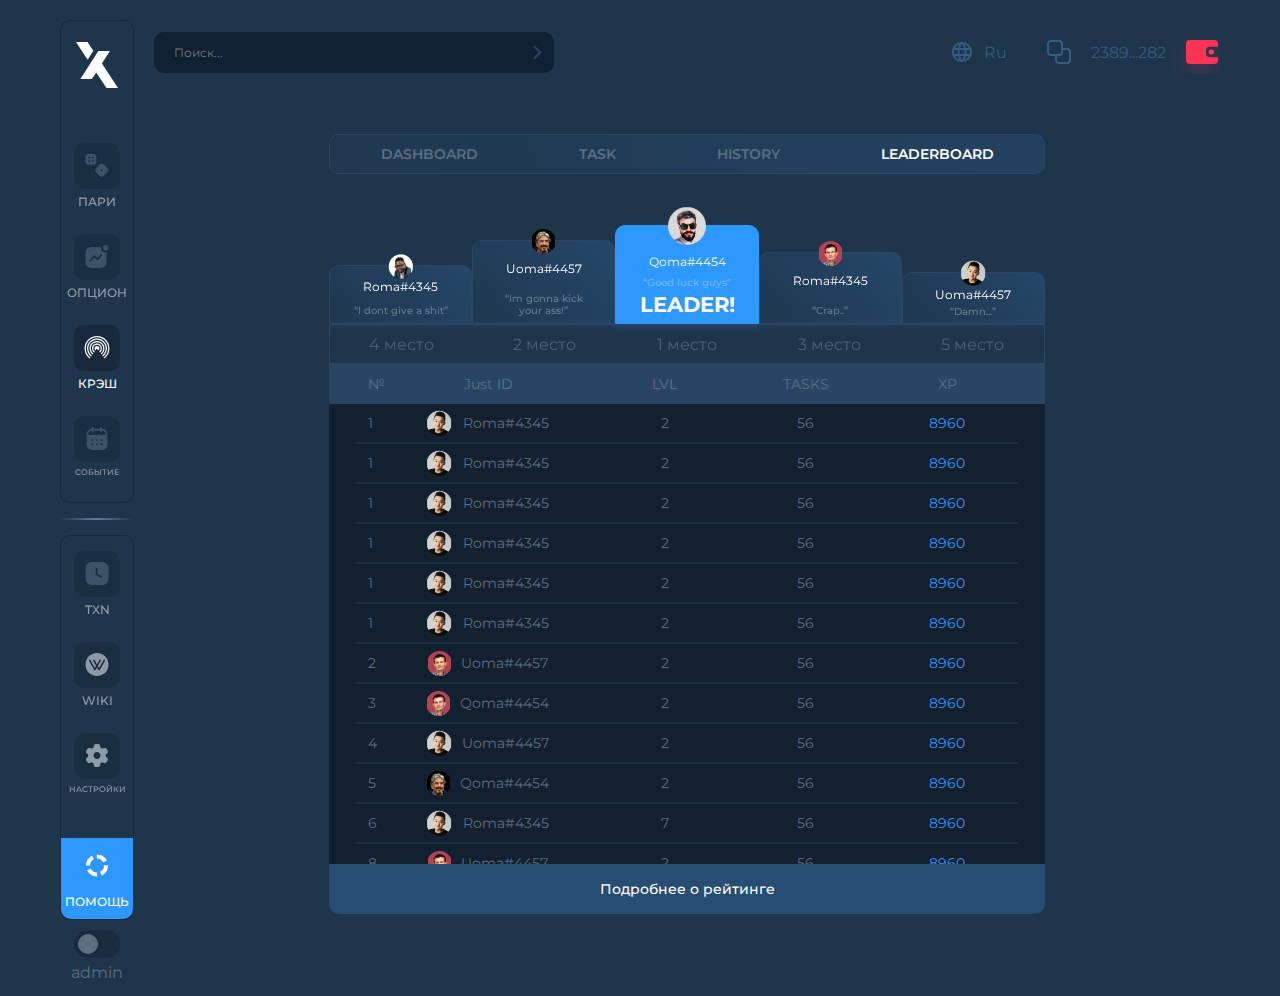
<file: html/leaderboard.html>
<html lang="en">

<head>
    <meta charset="utf-8">
    <link rel="icon" href="/favicon.ico">
    <meta name="viewport" content="width=device-width, initial-scale=1">
    <link href="https://fonts.googleapis.com/css2?family=Montserrat:wght@400;500;600;700&amp;display=swap" rel="stylesheet">
    <title>React App</title>
    <link rel="stylesheet" href="staff/main.css">
    <link rel="stylesheet" href="staff/popup.css">

</head>

<body class="null">
    <noscript>You need to enable JavaScript to run this app.</noscript>
    <div id="root">
        <div class="container">
            <header class="header">
                <div class="hamburger-menu sc-gsnTZi bnYZCt">
                    <div><span>&nbsp;</span><span>&nbsp;</span><span>&nbsp;</span></div>
                </div>
                <div class="mobile__logo">
                    <svg xmlns="http://www.w3.org/2000/svg" width="100%" height="100%" viewBox="0 0 42 46" fill="none"><path d="M42 46L25.9412 21.5527L33.9307 9.02207H22.3974L4.33002 37.1016H15.8633L20.2325 30.4179L30.4668 46H42Z" fill="white"></path><path d="M17.2802 8.77979L11.5332 0H0L11.6513 17.7573L17.2802 8.77979Z" fill="white"></path></svg>
                </div>
                <div class="search">
                    <div class="search__block"><input type="text" placeholder="Поиск..." class="jLPmwH">
                        <span class="hooPck"></span>
                    </div>
                </div>
                <div class="menu">
                    <div class="lang">
                        <svg xmlns="http://www.w3.org/2000/svg" height="24px" viewBox="0 0 24 24" width="24px" fill="var(--light-blue)">
                            <path d="M0 0h24v24H0V0z" fill="none"></path><path d="M11.99 2C6.47 2 2 6.48 2 12s4.47 10 9.99 10C17.52 22 22 17.52 22 12S17.52 2 11.99 2zm6.93 6h-2.95c-.32-1.25-.78-2.45-1.38-3.56 1.84.63 3.37 1.91 4.33 3.56zM12 4.04c.83 1.2 1.48 2.53 1.91 3.96h-3.82c.43-1.43 1.08-2.76 1.91-3.96zM4.26 14C4.1 13.36 4 12.69 4 12s.1-1.36.26-2h3.38c-.08.66-.14 1.32-.14 2s.06 1.34.14 2H4.26zm.82 2h2.95c.32 1.25.78 2.45 1.38 3.56-1.84-.63-3.37-1.9-4.33-3.56zm2.95-8H5.08c.96-1.66 2.49-2.93 4.33-3.56C8.81 5.55 8.35 6.75 8.03 8zM12 19.96c-.83-1.2-1.48-2.53-1.91-3.96h3.82c-.43 1.43-1.08 2.76-1.91 3.96zM14.34 14H9.66c-.09-.66-.16-1.32-.16-2s.07-1.35.16-2h4.68c.09.65.16 1.32.16 2s-.07 1.34-.16 2zm.25 5.56c.6-1.11 1.06-2.31 1.38-3.56h2.95c-.96 1.65-2.49 2.93-4.33 3.56zM16.36 14c.08-.66.14-1.32.14-2s-.06-1.34-.14-2h3.38c.16.64.26 1.31.26 2s-.1 1.36-.26 2h-3.38z">
                            </path>
                        </svg>
                        <span>
                            Ru
                        </span>
                    </div>
                    <div class="wallet">
                        <svg xmlns="http://www.w3.org/2000/svg" width="24" height="24" viewBox="0 0 24 24" fill="none"><rect x="1" y="1" width="14" height="14" rx="3" stroke="#345B82" stroke-width="2"></rect><path d="M9 16V20C9 21.6569 10.3431 23 12 23H20C21.6569 23 23 21.6569 23 20V12C23 10.3431 21.6569 9 20 9H16" stroke="#345B82" stroke-width="2"></path>
                        </svg>
                        <span>
                            2389...282
                        </span>
                        <svg xmlns="http://www.w3.org/2000/svg" width="54" height="64" fill="none">
                            <g filter="url(#a)" fill="#FE3355">
                                <path d="M24 10a4 4 0 0 0-4 4v16a4 4 0 0 0 4 4h24a4 4 0 0 0 4-4v-2.667h-8a4 4 0 0 1-4-4v-2.666a4 4 0 0 1 4-4h8V14a4 4 0 0 0-4-4H24z"></path>
                                <path d="M42.667 22A2.667 2.667 0 1 1 48 22a2.667 2.667 0 0 1-5.333 0z"></path>
                            </g>
                            <defs>
                                <filter id="a" x="0" y="0" width="54" height="64" filterUnits="userSpaceOnUse" color-interpolation-filters="sRGB">
                                    <feFlood flood-opacity="0" result="BackgroundImageFix"></feFlood>
                                    <feColorMatrix in="SourceAlpha" values="0 0 0 0 0 0 0 0 0 0 0 0 0 0 0 0 0 0 127 0" result="hardAlpha"></feColorMatrix>
                                    <feOffset dy="10"></feOffset>
                                    <feGaussianBlur stdDeviation="10"></feGaussianBlur>
                                    <feColorMatrix values="0 0 0 0 0.996078 0 0 0 0 0.199216 0 0 0 0 0.332026 0 0 0 0.2 0"></feColorMatrix>
                                    <feBlend in2="BackgroundImageFix" result="effect1_dropShadow_5922_584"></feBlend>
                                    <feBlend in="SourceGraphic" in2="effect1_dropShadow_5922_584" result="shape"></feBlend>
                                </filter>
                            </defs>
                        </svg>
                    </div>
                </div>
            </header>
            <div class="navigation">
                <div class="navigation__logo"><svg xmlns="http://www.w3.org/2000/svg" width="100%" height="100%" viewBox="0 0 42 46" fill="none"><path d="M42 46L25.9412 21.5527L33.9307 9.02207H22.3974L4.33002 37.1016H15.8633L20.2325 30.4179L30.4668 46H42Z" fill="white"></path><path d="M17.2802 8.77979L11.5332 0H0L11.6513 17.7573L17.2802 8.77979Z" fill="white"></path></svg>
                    <div class="sc-crXcEl lmntAJ"><svg xmlns="http://www.w3.org/2000/svg" width="26" height="26" viewBox="0 0 26 26" fill="#345B82"><rect x="2.82843" width="32" height="4" rx="2" transform="rotate(45 2.82843 0)"></rect><rect width="32" height="4" rx="2" transform="matrix(-0.707107 0.707107 0.707107 0.707107 22.6275 0)"></rect></svg></div>
                </div>
                <nav class="nav">
                    <div class="sc-kDDrLX hWcrhH">
                        <div class="sc-iBkjds fUTyrF"><input type="text" placeholder="Поиск..." class="sc-ftvSup jLPmwH"><span class="sc-papXJ hooPck"></span></div>
                    </div>
                    <div class="nav__top">
                        <div class="nav__item">
                            <a aria-current="page" class="nav__item-link " href="/">
                                <div class="dark nav__item-img"><svg xmlns="http://www.w3.org/2000/svg" width="51" height="51" viewBox="0 0 51 51" fill="none"><path fill-rule="evenodd" clip-rule="evenodd" d="M40.2426 23.2721C37.8995 20.9289 34.1005 20.9289 31.7574 23.2721L23.2721 31.7573C20.9289 34.1005 20.9289 37.8995 23.2721 40.2426L31.7574 48.7279C34.1005 51.0711 37.8995 51.0711 40.2426 48.7279L48.7279 40.2426C51.0711 37.8995 51.0711 34.1005 48.7279 31.7573L40.2426 23.2721ZM36 38C37.1046 38 38 37.1046 38 36C38 34.8954 37.1046 34 36 34C34.8954 34 34 34.8954 34 36C34 37.1046 34.8954 38 36 38Z" fill="#5B6E82"></path><path fill-rule="evenodd" clip-rule="evenodd" d="M0 6C0 2.68629 2.68629 0 6 0H18C21.3137 0 24 2.68629 24 6V18C24 21.3137 21.3137 24 18 24H6C2.68629 24 0 21.3137 0 18V6ZM10 8C10 9.10457 9.10457 10 8 10C6.89543 10 6 9.10457 6 8C6 6.89543 6.89543 6 8 6C9.10457 6 10 6.89543 10 8ZM8 18C9.10457 18 10 17.1046 10 16C10 14.8954 9.10457 14 8 14C6.89543 14 6 14.8954 6 16C6 17.1046 6.89543 18 8 18ZM18 8C18 9.10457 17.1046 10 16 10C14.8954 10 14 9.10457 14 8C14 6.89543 14.8954 6 16 6C17.1046 6 18 6.89543 18 8ZM16 18C17.1046 18 18 17.1046 18 16C18 14.8954 17.1046 14 16 14C14.8954 14 14 14.8954 14 16C14 17.1046 14.8954 18 16 18Z" fill="#5B6E82"></path></svg></div><span>Пари</span></a>
                        </div>
                        <div class="nav__item">
                            <a class="nav__item-link" href="#">
                                <div class="nav__item-img"><svg xmlns="http://www.w3.org/2000/svg" width="40" height="40" viewBox="0 0 40 40" fill="none"><path fill-rule="evenodd" clip-rule="evenodd" d="M30.3602 4.82C30.3602 2.16 32.5202 0 35.1802 0C37.8402 0 40.0002 2.16 40.0002 4.82C40.0002 7.48 37.8402 9.64 35.1802 9.64C32.5202 9.64 30.3602 7.48 30.3602 4.82ZM22.66 25.5185L28.44 18.0605L28.36 18.1005C28.68 17.6605 28.74 17.1005 28.52 16.6005C28.302 16.1005 27.82 15.7605 27.302 15.7205C26.76 15.6605 26.222 15.9005 25.9 16.3405L21.062 22.6005L15.52 18.2405C15.18 17.9805 14.78 17.8785 14.38 17.9205C13.982 17.9805 13.622 18.1985 13.38 18.5185L7.46202 26.2205L7.34002 26.4005C7.00002 27.0385 7.16002 27.8585 7.76002 28.3005C8.04002 28.4805 8.34002 28.6005 8.68002 28.6005C9.14202 28.6205 9.58002 28.3785 9.86002 28.0005L14.88 21.5385L20.58 25.8205L20.76 25.9385C21.4 26.2785 22.2 26.1205 22.66 25.5185ZM26.9 3.56055C26.82 4.06055 26.78 4.56055 26.78 5.06055C26.78 9.56055 30.42 13.1985 34.9 13.1985C35.4 13.1985 35.88 13.1405 36.38 13.0605V29.1985C36.38 35.9805 32.38 40.0005 25.58 40.0005H10.802C4 40.0005 0 35.9805 0 29.1985V14.4005C0 7.60055 4 3.56055 10.802 3.56055H26.9Z" fill="#5B6E82"></path></svg></div><span>Опцион</span></a>
                        </div>
                        <div class="nav__item">
                            <a class="nav__item-link active" href="#">
                                <div class="nav__item-img"><svg xmlns="http://www.w3.org/2000/svg" width="40" height="37" viewBox="0 0 40 37" fill="none"><path d="M20 2C29.9411 2 38 10.0589 38 20C38 29.9411 30.8 34.4013 30.8 34.4013L32 36.0015C36.8578 32.3526 40 26.5433 40 20C40 8.9543 31.0457 0 20 0C8.9543 0 0 8.9543 0 20C0 26.5433 3.14221 32.3526 8 36.0015L9.2 34.4013C4.82799 31.1174 2 25.8889 2 20C2 10.0589 10.0589 2 20 2Z" fill="#5B6E82"></path><path d="M20 6C27.732 6 34 12.268 34 20C34 24.5803 31.8004 28.6468 28.4 31.201L29.6 32.8012C33.4862 29.8821 36 25.2346 36 20C36 11.1634 28.8366 4 20 4C11.1634 4 4 11.1634 4 20C4 25.2346 6.51377 29.8821 10.4 32.8012L11.6 31.201C8.19955 28.6468 6 24.5803 6 20C6 12.268 12.268 6 20 6Z" fill="#5B6E82"></path><path d="M20 10C25.5228 10 30 14.4772 30 20C30 23.2716 28.4289 26.1763 26 28.0007L27.2 29.6009C30.1147 27.4116 32 23.926 32 20C32 13.3726 26.6274 8 20 8C13.3726 8 8 13.3726 8 20C8 23.926 9.88533 27.4116 12.8 29.6009L14 28.0007C11.5711 26.1763 10 23.2716 10 20C10 14.4772 14.4772 10 20 10Z" fill="#5B6E82"></path><path d="M20 14C23.3137 14 26 16.6863 26 20C26 21.963 25.0573 23.7058 23.6 24.8004L24.8 26.4006C26.7431 24.9411 28 22.6173 28 20C28 15.5817 24.4183 12 20 12C15.5817 12 12 15.5817 12 20C12 22.6173 13.2569 24.9411 15.2 26.4006L16.4 24.8004C14.9427 23.7058 14 21.963 14 20C14 16.6863 16.6863 14 20 14Z" fill="#5B6E82"></path><path d="M20 16C17.7909 16 16 17.7909 16 20C16 21.3087 16.6284 22.4705 17.6 23.2003L20 20L22.4 23.2003C23.3716 22.4705 24 21.3087 24 20C24 17.7909 22.2091 16 20 16Z" fill="#5B6E82"></path></svg></div><span>Крэш</span></a>
                        </div>
                        <div class="nav__item">
                            <a islargelabel="true" class="link__small" href="#">
                                <div class="nav__item-img"><svg xmlns="http://www.w3.org/2000/svg" width="36" height="40" viewBox="0 0 36 40" fill="none"><path fill-rule="evenodd" clip-rule="evenodd" d="M26.8218 1.53723L26.8237 3.03648C32.333 3.46827 35.9723 7.22239 35.9782 12.9795L36 29.8311C36.0079 36.1079 32.0645 39.97 25.7436 39.98L10.3038 40C4.02239 40.008 0.0296331 36.0539 0.0217345 29.7591L1.32995e-05 13.1054C-0.00788532 7.31034 3.50305 3.56622 9.01234 3.06047L9.01037 1.56122C9.00839 0.681663 9.66003 0.0199945 10.5289 0.0199945C11.3977 0.0179955 12.0494 0.677665 12.0513 1.55722L12.0533 2.95652L23.7828 2.94053L23.7808 1.54123C23.7788 0.661673 24.4305 0.00200353 25.2993 4.53098e-06C26.1484 -0.00199447 26.8198 0.657675 26.8218 1.53723ZM3.04293 13.7232L32.9392 13.6832V12.9836C32.8543 8.68571 30.698 6.43083 26.8277 6.095L26.8296 7.63423C26.8296 8.4938 26.1602 9.17546 25.3111 9.17546C24.4423 9.17746 23.7887 8.4978 23.7887 7.63823L23.7867 6.01904L12.0572 6.03503L12.0592 7.65222C12.0592 8.51379 11.4096 9.19345 10.5407 9.19345C9.67185 9.19545 9.01824 8.51779 9.01824 7.65622L9.01627 6.11699C5.16569 6.5028 3.03504 8.76567 3.04096 13.1015L3.04293 13.7232ZM24.4798 22.8086V22.8305C24.4995 23.7501 25.2499 24.4477 26.1602 24.4277C27.0488 24.4058 27.7577 23.6441 27.738 22.7246C27.6965 21.845 26.9837 21.1274 26.097 21.1294C25.1887 21.1494 24.4778 21.889 24.4798 22.8086ZM26.1109 31.7841C25.2025 31.7641 24.47 31.0065 24.468 30.0869C24.4482 29.1674 25.1769 28.4058 26.0852 28.3838H26.105C27.0331 28.3838 27.7854 29.1414 27.7854 30.0809C27.7874 31.0205 27.037 31.7821 26.1109 31.7841ZM16.3442 22.8408C16.3837 23.7603 17.1361 24.4779 18.0444 24.438C18.933 24.396 19.6419 23.6364 19.6024 22.7168C19.5807 21.8173 18.8501 21.1176 17.9615 21.1196C17.0531 21.1596 16.3423 21.9212 16.3442 22.8408ZM18.0523 31.6943C17.1439 31.7343 16.3936 31.0167 16.3521 30.0971C16.3521 29.1776 17.061 28.418 17.9693 28.376C18.8579 28.374 19.5905 29.0736 19.6103 29.9712C19.6518 30.8927 18.9409 31.6523 18.0523 31.6943ZM8.20862 22.9106C8.24811 23.8301 9.00045 24.5498 9.90879 24.5078C10.7974 24.4678 11.5063 23.7062 11.4648 22.7867C11.4451 21.8871 10.7145 21.1875 9.82388 21.1895C8.91554 21.2294 8.20664 21.9911 8.20862 22.9106ZM9.91673 31.7041C9.00839 31.7461 8.25802 31.0264 8.21655 30.1069C8.21458 29.1873 8.92545 28.4257 9.83379 28.3857C10.7224 28.3837 11.455 29.0834 11.4747 29.9829C11.5162 30.9025 10.8073 31.6641 9.91673 31.7041Z" fill="#5B6E82"></path></svg></div><span>Событие</span></a>
                        </div>
                    </div>
                    <div class="nav__line"></div>
                    <div class="nav__bottom">
                        <div class="nav__item">
                            <a class="nav__item-link" href="#">
                                <div class="nav__item-img"><svg xmlns="http://www.w3.org/2000/svg" width="40" height="40" viewBox="0 0 20 20" fill="none"><path fill-rule="evenodd" clip-rule="evenodd" d="M5.67 0H14.34C17.73 0 20 2.379 20 5.919V14.089C20 17.62 17.73 20 14.34 20H5.67C2.28 20 0 17.62 0 14.089V5.919C0 2.379 2.28 0 5.67 0ZM13.58 13.81C13.83 13.81 14.08 13.68 14.22 13.44C14.44 13.089 14.32 12.629 13.96 12.41L10.4 10.29V5.669C10.4 5.26 10.07 4.919 9.65 4.919C9.24 4.919 8.9 5.26 8.9 5.669V10.72C8.9 10.98 9.04 11.23 9.27 11.36L13.19 13.7C13.31 13.78 13.45 13.81 13.58 13.81Z" fill="#5B6E82"></path></svg></div><span>TXN</span></a>
                        </div>
                        <div class="nav__item">
                            <a class="nav__item-link" href="/bounty/campaigns/66">
                                <div class="nav__item-img"><svg xmlns="http://www.w3.org/2000/svg" width="42" height="42" viewBox="0 0 22 22" fill="none"><path fill-rule="evenodd" clip-rule="evenodd" d="M22 11C22 17.0751 17.0751 22 11 22C4.92487 22 0 17.0751 0 11C0 4.92487 4.92487 0 11 0C17.0751 0 22 4.92487 22 11ZM7.63579 6.34442C7.99786 6.14325 8.45447 6.27368 8.65564 6.6358L11 10.8557L13.3444 6.6358C13.5456 6.27368 14.0022 6.14325 14.3642 6.34442C14.7263 6.54553 14.8568 7.00214 14.6556 7.36426L11.858 12.4L13 14.4557L17.3444 6.6358C17.5456 6.27368 18.0022 6.14325 18.3642 6.34442C18.7263 6.54553 18.8568 7.00214 18.6556 7.36426L13.6556 16.3643C13.5234 16.6024 13.2724 16.75 13 16.75C12.7276 16.75 12.4767 16.6024 12.3444 16.3643L11 13.9444L9.65564 16.3643C9.52336 16.6024 9.27238 16.75 9.00002 16.75C8.72765 16.75 8.47667 16.6024 8.34439 16.3643L3.34439 7.36426C3.14323 7.00214 3.2737 6.54553 3.63579 6.34442C3.99786 6.14325 4.45447 6.27368 4.65564 6.6358L9.00002 14.4557L10.142 12.4L7.34439 7.36426C7.14323 7.00214 7.2737 6.54553 7.63579 6.34442Z" fill="white"></path></svg></div><span>Wiki</span></a>
                        </div>
                        <div class="nav__item">
                            <a islargelabel="true" class="link__small" href="/bounty/campaigns">
                                <div class="nav__item-img"><svg xmlns="http://www.w3.org/2000/svg" width="40" height="40" viewBox="0 0 20 20" fill="none"><path fill-rule="evenodd" clip-rule="evenodd" d="M18.4023 11.58C18.76 11.77 19.036 12.07 19.2301 12.37C19.6083 12.99 19.5776 13.75 19.2097 14.42L18.4943 15.62C18.1162 16.26 17.411 16.66 16.6855 16.66C16.3278 16.66 15.9292 16.56 15.6022 16.36C15.3365 16.19 15.0299 16.13 14.7029 16.13C13.6911 16.13 12.8429 16.96 12.8122 17.95C12.8122 19.1 11.872 20 10.6968 20H9.30692C8.12145 20 7.18125 19.1 7.18125 17.95C7.16081 16.96 6.31259 16.13 5.30085 16.13C4.96361 16.13 4.65702 16.19 4.40153 16.36C4.0745 16.56 3.66572 16.66 3.31825 16.66C2.58245 16.66 1.87729 16.26 1.49917 15.62L0.79402 14.42C0.415896 13.77 0.395456 12.99 0.773581 12.37C0.937094 12.07 1.24368 11.77 1.59115 11.58C1.87729 11.44 2.06125 11.21 2.23498 10.94C2.74596 10.08 2.43937 8.95 1.57071 8.44C0.55897 7.87 0.231943 6.6 0.814459 5.61L1.49917 4.43C2.09191 3.44 3.35913 3.09 4.38109 3.67C5.27019 4.15 6.425 3.83 6.9462 2.98C7.10972 2.7 7.20169 2.4 7.18125 2.1C7.16081 1.71 7.27323 1.34 7.4674 1.04C7.84553 0.42 8.53024 0.02 9.27627 0H10.7172C11.4735 0 12.1582 0.42 12.5363 1.04C12.7203 1.34 12.8429 1.71 12.8122 2.1C12.7918 2.4 12.8838 2.7 13.0473 2.98C13.5685 3.83 14.7233 4.15 15.6226 3.67C16.6344 3.09 17.9118 3.44 18.4943 4.43L19.179 5.61C19.7718 6.6 19.4447 7.87 18.4228 8.44C17.5541 8.95 17.2475 10.08 17.7687 10.94C17.9322 11.21 18.1162 11.44 18.4023 11.58ZM10.0001 12.9999C11.6569 12.9999 13.0001 11.6567 13.0001 9.99988C13.0001 8.34302 11.6569 6.99988 10.0001 6.99988C8.34324 6.99988 7.00009 8.34302 7.00009 9.99988C7.00009 11.6567 8.34324 12.9999 10.0001 12.9999Z" fill="white"></path></svg></div><span>Настройки</span></a>
                        </div>
                        <div class="settings">
                            <a aria-current="page" class="nav__item-link active" href="/">
                                <div class="light nav__item-img"><svg width="22" height="22" viewBox="0 0 22 22" fill="none" xmlns="http://www.w3.org/2000/svg">
                                    <circle cx="11" cy="11" r="9" stroke="white" stroke-width="4" stroke-dasharray="10 4"/>
                                    </svg>
                                </div><span>Помощь</span></a>
                        </div>
                    </div>
                    <div value="false" class="admin__checkbox">
                        <div value="false" class="admin__checkbox-item">
                            <div></div>
                        </div><span>admin</span></div>
                </nav>
            </div>
            <div class="content">
                <div class="content__top">
                    <li class="content__menu-item">DASHBOARD</li>
                    <li class="content__menu-item header__mobile">TASK</li>
                    <li class="content__menu-item header__mobile">HISTORY</li>
                    <li class="content__menu-item active__table">LEADERBOARD</li>
                </div>
                <div class="leaderboard">
                    <div class="leaderboard__top">
                        <div class="leaderboard__top-item header__mobile">
                            <div class="leaderboard__four dacc">
                                <div class="leaderboard__photo">
                                    <img src="staff/img/img__leaderboard/leaderboard4.png" alt="">
                                </div>
                                <div class="leaderboard__name">Roma#4345</div>
                                <div class="leaderboard__words">“I dont give a shit”</div>
                            </div>
                        </div>
                        <div class="leaderboard__top-item">
                            <div class="leaderboard__two dacc">
                                <div class="leaderboard__photo">
                                    <img src="staff/img/img__leaderboard/leaderboard2.png" alt="">

                                </div>
                                <div class="leaderboard__name">Uoma#4457</div>
                                <div class="leaderboard__words">“Im gonna kick <br> your ass!”</div>
                            </div>
                        </div>
                        <div class="leaderboard__top-item">
                            <div class="leaderboard__one dacc leader">
                                <div class="leaderboard__photo ">
                                    <img src="staff/img/img__leaderboard/140.jpg" alt="">
                                </div>
                                <div class="leaderboard__name">Qoma#4454</div>
                                <div class="leaderboard__words">“Good luck guys”</div>
                                <div class="leaderboard__leader">LEADER!</div>
                            </div>
                        </div>
                        <div class="leaderboard__top-item">
                            <div class="leaderboard__three dacc">
                                <div class="leaderboard__photo">
                                    <img src="staff/img/img__leaderboard/leaderboard3.png" alt="">

                                </div>
                                <div class="leaderboard__name">Roma#4345</div>
                                <div class="leaderboard__words">“Crap..”</div>
                            </div>
                        </div>
                        <div class="leaderboard__top-item header__mobile">
                            <div class="leaderboard__five dacc">
                                <div class="leaderboard__photo">
                                    <img src="staff/img/img__leaderboard/leaderboard5.png" alt="">
                                </div>
                                <div class="leaderboard__name">Uoma#4457</div>
                                <div class="leaderboard__words">“Damn...”</div>
                            </div>
                        </div>
                    </div>
                    <div class="leaderboard__place">
                        <div class="place place__none">4 место</div>
                        <div class="place">2 место</div>
                        <div class="place">1 место</div>
                        <div class="place">3 место</div>
                        <div class="place place__none">5 место</div>
                    </div>
                    <div class="table__scroll">

                        <div class="leaderboard__subtitle">
                            <div class="subtitle line__number">№</div>
                            <div class="subtitle line__id">Just ID</div>
                            <div class="subtitle line__lvl">LVL</div>
                            <div class="subtitle line__tasks">TASKS</div>
                            <div class="subtitle line__xp">XP</div>
                        </div>
                        <div class="leaderboard__table">
                            <div class="table__line">
                                <div class="line__number line__item">1</div>
                                <div class="line__id line__item"><img src="staff/img/img__leaderboard/leaderboard5.png" alt="">Roma#4345</div>
                                <div class="line__lvl line__item">2</div>
                                <div class="line__tasks line__item">56</div>
                                <div class="line__xp line__item">8960</div>
                            </div>
                            <div class="table__line">
                                <div class="line__number line__item">1</div>
                                <div class="line__id line__item"><img src="staff/img/img__leaderboard/leaderboard5.png" alt="">Roma#4345</div>
                                <div class="line__lvl line__item">2</div>
                                <div class="line__tasks line__item">56</div>
                                <div class="line__xp line__item">8960</div>
                            </div>
                            <div class="table__line">
                                <div class="line__number line__item">1</div>
                                <div class="line__id line__item"><img src="staff/img/img__leaderboard/leaderboard5.png" alt="">Roma#4345</div>
                                <div class="line__lvl line__item">2</div>
                                <div class="line__tasks line__item">56</div>
                                <div class="line__xp line__item">8960</div>
                            </div>
                            <div class="table__line">
                                <div class="line__number line__item">1</div>
                                <div class="line__id line__item"><img src="staff/img/img__leaderboard/leaderboard5.png" alt="">Roma#4345</div>
                                <div class="line__lvl line__item">2</div>
                                <div class="line__tasks line__item">56</div>
                                <div class="line__xp line__item">8960</div>
                            </div>
                            <div class="table__line">
                                <div class="line__number line__item">1</div>
                                <div class="line__id line__item"><img src="staff/img/img__leaderboard/leaderboard5.png" alt="">Roma#4345</div>
                                <div class="line__lvl line__item">2</div>
                                <div class="line__tasks line__item">56</div>
                                <div class="line__xp line__item">8960</div>
                            </div>
                            <div class="table__line">
                                <div class="line__number line__item">1</div>
                                <div class="line__id line__item"><img src="staff/img/img__leaderboard/leaderboard5.png" alt="">Roma#4345</div>
                                <div class="line__lvl line__item">2</div>
                                <div class="line__tasks line__item">56</div>
                                <div class="line__xp line__item">8960</div>
                            </div>
                            <div class="table__line">
                                <div class="line__number line__item">2</div>
                                <div class="line__id line__item"><img src="staff/img/img__leaderboard/leaderboard3.png" alt="">Uoma#4457</div>
                                <div class="line__lvl line__item">2</div>
                                <div class="line__tasks line__item">56</div>
                                <div class="line__xp line__item">8960</div>
                            </div>
                            <div class="table__line">
                                <div class="line__number line__item">3</div>
                                <div class="line__id line__item"><img src="staff/img/img__leaderboard/leaderboard3.png" alt="">Qoma#4454</div>
                                <div class="line__lvl line__item">2</div>
                                <div class="line__tasks line__item">56</div>
                                <div class="line__xp line__item">8960</div>
                            </div>
                            <div class="table__line">
                                <div class="line__number line__item">4</div>
                                <div class="line__id line__item"><img src="staff/img/img__leaderboard/leaderboard5.png" alt="">Uoma#4457</div>
                                <div class="line__lvl line__item">2</div>
                                <div class="line__tasks line__item">56</div>
                                <div class="line__xp line__item">8960</div>
                            </div>
                            <div class="table__line">
                                <div class="line__number line__item">5</div>
                                <div class="line__id line__item"><img src="staff/img/img__leaderboard/leaderboard2.png" alt="">Qoma#4454</div>
                                <div class="line__lvl line__item">2</div>
                                <div class="line__tasks line__item">56</div>
                                <div class="line__xp line__item">8960</div>
                            </div>
                            <div class="table__line">
                                <div class="line__number line__item">6</div>
                                <div class="line__id line__item"><img src="staff/img/img__leaderboard/leaderboard5.png" alt="">Roma#4345</div>
                                <div class="line__lvl line__item">7</div>
                                <div class="line__tasks line__item">56</div>
                                <div class="line__xp line__item">8960</div>
                            </div>
                            <div class="table__line">
                                <div class="line__number line__item">8</div>
                                <div class="line__id line__item"><img src="staff/img/img__leaderboard/leaderboard3.png" alt="">Uoma#4457</div>
                                <div class="line__lvl line__item">2</div>
                                <div class="line__tasks line__item">56</div>
                                <div class="line__xp line__item">8960</div>
                            </div>
                            <div class="table__line">
                                <div class="line__number line__item">9</div>
                                <div class="line__id line__item"><img src="staff/img/img__leaderboard/table1.png" alt="">Qoma#4345</div>
                                <div class="line__lvl line__item">2</div>
                                <div class="line__tasks line__item">56</div>
                                <div class="line__xp line__item">8960</div>
                            </div>
                            <div class="table__line">
                                <div class="line__number line__item">10</div>
                                <div class="line__id line__item"><img src="staff/img/img__leaderboard/table1.png" alt="">Roma#4345</div>
                                <div class="line__lvl line__item">2</div>
                                <div class="line__tasks line__item">56</div>
                                <div class="line__xp line__item">8960</div>
                            </div>
                            <div class="table__line">
                                <div class="line__number line__item">11</div>
                                <div class="line__id line__item"><img src="staff/img/img__leaderboard/leaderboard5.png" alt="">Roma#4345</div>
                                <div class="line__lvl line__item">2</div>
                                <div class="line__tasks line__item">56</div>
                                <div class="line__xp line__item">8960</div>
                            </div>
                            <div class="table__line">
                                <div class="line__number line__item">12</div>
                                <div class="line__id line__item"><img src="staff/img/img__leaderboard/leaderboard3.png" alt="">Uoma#4457</div>
                                <div class="line__lvl line__item">2</div>
                                <div class="line__tasks line__item">56</div>
                                <div class="line__xp line__item">8960</div>
                            </div>
                            <div class="table__line">
                                <div class="line__number line__item">13</div>
                                <div class="line__id line__item"><img src="staff/img/img__leaderboard/leaderboard3.png" alt="">Qoma#4454</div>
                                <div class="line__lvl line__item">2</div>
                                <div class="line__tasks line__item">56</div>
                                <div class="line__xp line__item">8960</div>
                            </div>
                        </div>
                    </div>
                    <div class="leaderboard__btn popap" data-toggle="modal" data-target="#modal-join-whitelist">
                        <a href="# " data-toggle="modal" data-target="#modal-join-whitelist">
                        Подробнее о рейтинге
                    </a>
                    </div>
                </div>

            </div>
        </div>
        <div class="modal fade" id="modal-join-whitelist" tabindex="-1" aria-labelledby="Gambling1ModalLabel" style="display: none;" aria-hidden="true">
            <div class="modal-dialog modal-dialog-centered modal-gambling" style="width:700px;">
                <div class="modal-content">
                    <div class="popup " id="popup">

                        <div class="popup__container " id="popupCont ">
                            <button type="button" class="btn-close" data-dismiss="modal" aria-label="Close"></button>

                            <div class="popup__title ">Рейтинг пользователей</div>
                            <div class="popup__text plp ">Рейтинг лидеров определяется на основе полученных XP в конкретной кампании. <br><br> Целью рейтинга является повышение активности участников на платформе и стимулирование быть лучшим.
                                <br><br> Задачей рейтинга является выявление лучших участников Bounty кампании.</div>


                        </div>
                    </div>
                </div>
            </div>
        </div>
    </div>
    <script src="https://code.jquery.com/jquery-3.2.1.slim.min.js" integrity="sha384-KJ3o2DKtIkvYIK3UENzmM7KCkRr/rE9/Qpg6aAZGJwFDMVNA/GpGFF93hXpG5KkN" crossorigin="anonymous"></script>
    <script src="https://maxcdn.bootstrapcdn.com/bootstrap/4.0.0/js/bootstrap.min.js" integrity="sha384-JZR6Spejh4U02d8jOt6vLEHfe/JQGiRRSQQxSfFWpi1MquVdAyjUar5+76PVCmYl" crossorigin="anonymous"></script>

</body>

</html>
</file>
<file: staff/style.css>
.header {
    display: -webkit-box;
    display: -ms-flexbox;
    display: flex;
    grid-area: header;
    -webkit-box-align: center;
    -ms-flex-align: center;
    align-items: center;
    -webkit-box-pack: justify;
    -ms-flex-pack: justify;
    justify-content: space-between;
    height: 64px;
    padding: 0 10px;
    color: #fff;
}

@media (min-width: 576px) {
    .header {
        padding: 20px;
        height: auto;
    }
}

@media (min-width: 992px) {
    .header {
        background: none;
        padding: 0 20px;
    }
}

.hamburger-menu {
    display: none;
}

@media (max-width: 992px) {
    .hamburger-menu {
        position: relative;
        cursor: pointer;
        display: -webkit-box;
        display: -ms-flexbox;
        display: flex;
        height: -webkit-fit-content;
        height: -moz-fit-content;
        height: fit-content;
        border-radius: 10px;
        padding: 20px;
        -webkit-box-pack: start;
        -ms-flex-pack: start;
        justify-content: flex-start;
    }
    .hamburger-menu span {
        background: white;
        display: block;
        position: relative;
        width: 32px;
        height: 4px;
        border-radius: 100px;
        margin-bottom: 7px;
        -webkit-transition: all ease-in-out 0.2s;
        transition: all ease-in-out 0.2s;
    }
    .hamburger-menu span:last-child {
        margin-bottom: 0px;
    }
    .hamburger-menu .open span:nth-child(2) {
        opacity: 0;
    }
    .hamburger-menu .open span:nth-child(3) {
        -webkit-transform: rotate(45deg);
        transform: rotate(45deg);
        top: -11px;
    }
    .hamburger-menu .open span:nth-child(1) {
        -webkit-transform: rotate(-45deg);
        transform: rotate(-45deg);
        top: 11px;
    }
}

@media (max-width: 992px) and (max-width: 576px) {
    .hamburger-menu {
        padding: 0;
        background: none;
    }
}

.mobile__logo {
    margin: 0 20px;
    display: none;
    -ms-flex-negative: 0;
    flex-shrink: 0;
}

@media (min-width: 576px) {
    .mobile__logo {
        width: 42px;
        display: block;
    }
}

@media (min-width: 992px) {
    .mobile__logo {
        display: none;
    }
}

.menu {
    display: -webkit-box;
    display: -ms-flexbox;
    display: flex;
    -webkit-box-align: center;
    -ms-flex-align: center;
    align-items: center;
    margin-left: auto;
}

.wallet {
    display: -webkit-box;
    display: -ms-flexbox;
    display: flex;
    -webkit-box-align: center;
    -ms-flex-align: center;
    align-items: center;
}

.wallet span {
    margin-left: 20px;
    color: var(--light-blue);
    font-size: 0.875rem;
}

@media (min-width: 576px) {
    .wallet span {
        font-size: 1rem;
    }
}

.wallet svg:first-child {
    cursor: pointer;
}

.wallet svg:first-child:hover>* {
    stroke: #fff;
}

.wallet svg:last-child {
    cursor: pointer;
    padding: 10px 0;
}

.lang {
    display: -webkit-box;
    display: -ms-flexbox;
    display: flex;
    -webkit-box-align: center;
    -ms-flex-align: center;
    align-items: center;
    margin: 0 20px 0 10px;
    color: var(--light-blue);
    cursor: pointer;
}

.lang span {
    padding-left: 10px;
}

@media (min-width: 992px) {
    .lang {
        margin-right: 40px;
    }
}

.lang:hover {
    color: #fff;
}

.lang:hover svg {
    fill: #fff;
}

.search {
    display: none;
}

@media (min-width: 576px) {
    .search {
        display: -webkit-box;
        display: -ms-flexbox;
        display: flex;
        width: 100%;
        max-width: 200px;
    }
}

@media (min-width: 992px) {
    .search {
        display: -webkit-box;
        display: -ms-flexbox;
        display: flex;
        min-width: 400px;
    }
}

.search__block {
    width: 100%;
    position: relative;
}

.jLPmwH {
    background: #0f2133;
    border: 0;
    padding: 20px;
    font-size: 1rem;
    border-radius: 10px;
    width: 100%;
    color: #fff;
}

@media (min-width: 992px) {
    .jLPmwH {
        font-size: 0.75rem;
        padding: 13px 20px;
    }
}

.hooPck {
    display: inline-block;
    content: "";
    position: absolute;
    top: 47%;
    right: 1.125rem;
    height: 0.625em;
    width: 0.625em;
    color: var(--main-text);
    border-style: solid;
    border-width: 0.125em 0.125em 0 0;
    -webkit-transform: rotate(45deg) translateY(-50%);
    transform: rotate(45deg) translateY(-50%);
    vertical-align: top;
}

.navigation {
    display: -webkit-box;
    display: -ms-flexbox;
    display: flex;
    grid-area: nav;
    position: absolute;
    top: 0;
    left: 0;
    z-index: 2;
    -ms-flex-direction: column;
    -webkit-box-orient: vertical;
    -webkit-box-direction: normal;
    flex-direction: column;
    width: 100%;
    height: 100vh;
    background: var(--main-bg);
    -webkit-transform: translateX(-101%);
    transform: translateX(-101%);
}

.navigation.open {
    -webkit-transform: translateX(0);
    transform: translateX(0);
}

@media (min-width: 992px) {
    .navigation {
        position: relative;
        -webkit-transform: translateX(0);
        transform: translateX(0);
    }
}

.hWcrhH {
    margin-bottom: 10px;
}

@media (min-width: 576px) {
    .hWcrhH {
        display: none;
    }
}

.navigation__logo {
    display: -webkit-box;
    display: -ms-flexbox;
    display: flex;
    -webkit-box-pack: justify;
    -ms-flex-pack: justify;
    justify-content: space-between;
    -webkit-box-align: center;
    -ms-flex-align: center;
    align-items: center;
    min-height: 64px;
    padding: 0 20px;
    color: #fff;
}

.navigation__logo svg {
    margin-left: 15px;
    width: 32px;
}

@media (min-width: 576px) {
    .navigation__logo {
        padding: 15px;
        border: 1px solid var(--main-dark-blue);
        border-bottom: none;
        border-radius: 10px 10px 0 0;
        background: none;
    }
}

@media (min-width: 992px) {
    .navigation__logo svg {
        margin: 8px auto 0 auto;
        width: auto;
        height: 46px;
    }
}

.lmntAJ {
    cursor: pointer;
}

@media (min-width: 992px) {
    .lmntAJ {
        display: none;
    }
}

.nav {
    padding: 20px 20px 80px 20px;
    overflow: auto;
    height: inherit;
}

@media (min-width: 992px) {
    .nav {
        overflow: unset;
        padding: 0;
    }
}

.nav__item-img {
    display: -webkit-box;
    display: -ms-flexbox;
    display: flex;
    -webkit-box-align: center;
    -ms-flex-align: center;
    align-items: center;
    -webkit-box-pack: center;
    -ms-flex-pack: center;
    justify-content: center;
    min-width: 60px;
    height: 60px;
    border-radius: 10px;
    background: var(--main-dark-blue);
    margin: 0 20px 0 0;
}

.nav__item-img svg {
    height: 50%;
}

@media (min-width: 992px) {
    .nav__item-img {
        min-width: unset;
        width: 46px;
        height: 46px;
        border-radius: 10px;
        margin: 0 0 5px 0;
    }
    .nav__item-img svg {
        height: 50%;
    }
}

.nav__item-link {
    display: -webkit-box;
    display: -ms-flexbox;
    display: flex;
    width: auto;
    -webkit-box-align: center;
    -ms-flex-align: center;
    align-items: center;
    color: #fff;
    opacity: 0.5;
    font-weight: 500;
    font-size: 1.125rem;
    -webkit-text-decoration: none;
    text-decoration: none;
    text-transform: uppercase;
}

@media (min-width: 992px) {
    .nav__item-link {
        -ms-flex-direction: column;
        -webkit-box-orient: vertical;
        -webkit-box-direction: normal;
        flex-direction: column;
        font-size: 0.75rem;
        margin: 0;
        text-align: center;
    }
}

.nav__item-link.active,
.nav__item-link:hover {
    opacity: 1;
}

.nav__item-link.active svg>path,
.nav__item-link:hover svg>path {
    fill: white;
}

.link__small {
    display: -webkit-box;
    display: -ms-flexbox;
    display: flex;
    width: auto;
    -webkit-box-align: center;
    -ms-flex-align: center;
    align-items: center;
    color: #fff;
    opacity: 0.5;
    font-weight: 500;
    font-size: 1.125rem;
    -webkit-text-decoration: none;
    text-decoration: none;
    text-transform: uppercase;
}

@media (min-width: 992px) {
    .link__small {
        -ms-flex-direction: column;
        -webkit-box-orient: vertical;
        -webkit-box-direction: normal;
        flex-direction: column;
        font-size: 0.5rem;
        margin: 0;
        text-align: center;
    }
}

.link__small.active,
.link__small:hover {
    opacity: 1;
}

.link__small.active svg>path,
.link__small:hover svg>path {
    fill: white;
}

.nav__item {
    display: -webkit-box;
    display: -ms-flexbox;
    display: flex;
    -webkit-box-align: center;
    -ms-flex-align: center;
    align-items: center;
    padding: 10px 0;
    border-radius: unset;
}

.nav__item {
    background: var(--main-dark-blue);
}

@media (min-width: 992px) {
    .nav__item {
        margin: 0 0 25px 0;
        background: unset;
        padding: 0;
        -ms-flex-direction: column;
        -webkit-box-orient: vertical;
        -webkit-box-direction: normal;
        flex-direction: column;
    }
}

.settings {
    display: -webkit-box;
    display: -ms-flexbox;
    display: flex;
    -webkit-box-align: center;
    -ms-flex-align: center;
    align-items: center;
    padding: 10px 0;
    border-radius: 0 0 10px 10px;
}

.settings .light {
    background: var(--main-blue);
}

.settings>* {
    opacity: 1;
}

@media (min-width: 992px) {
    .settings {
        margin: 44px 0 0 0;
        background: var(--main-blue);
        padding: 5px 0 10px 0;
        -ms-flex-direction: column;
        -webkit-box-orient: vertical;
        -webkit-box-direction: normal;
        flex-direction: column;
    }
}

@media (min-width: 992px) {
    .nav__top {
        border: 1px solid var(--main-dark-blue);
        padding: 42px 8px 0 8px;
        border-top: none;
        border-radius: 0 0 10px 10px;
    }
}

@media (min-width: 992px) {
    .nav__bottom {
        border: 1px solid var(--main-dark-blue);
        padding: 15px 0 0 0;
        border-top: 1px solid var(--main-dark-blue);
        border-radius: 10px;
    }
}

.nav__line {
    width: 100%;
    margin: 15px 0;
    height: 2px;
    background: var(--separator-background);
}

.admin__checkbox-item {
    display: -webkit-box;
    display: -ms-flexbox;
    display: flex;
    -webkit-box-align: center;
    -ms-flex-align: center;
    align-items: center;
    border-radius: 16px;
    height: 28px;
    width: 46px;
    padding: 0 4px;
    background: var(--tint-blue);
    cursor: pointer;
}

.admin__checkbox-item>div {
    height: 100%;
    max-height: 20px;
    width: 100%;
    max-width: 20px;
    border-radius: 50%;
    background: var(--main-gray);
    -webkit-transform: translate(0, 0);
    transform: translate(0, 0);
    -webkit-transition: -webkit-transform 0.25s;
    -webkit-transition: transform 0.25s;
    transition: -webkit-transform 0.25s;
    transition: transform 0.25s;
    transition: transform 0.25s, -webkit-transform 0.25s;
}

.admin__checkbox {
    display: -webkit-box;
    display: -ms-flexbox;
    display: flex;
    -ms-flex-wrap: wrap;
    flex-wrap: wrap;
    -webkit-box-align: center;
    -ms-flex-align: center;
    align-items: center;
    -webkit-box-pack: center;
    -ms-flex-pack: center;
    justify-content: center;
    margin: 10px auto;
    width: -webkit-min-content;
    width: -moz-min-content;
    width: min-content;
}

.admin__checkbox span {
    margin: 5px 0 0 0;
    color: var(--main-gray);
}

.container {
    display: grid;
    grid-template-areas: "nav header" "nav content";
    grid-template-columns: 0 1fr;
    background: var(--main-bg);
    height: 100%;
    width: 100%;
    max-width: 1200px;
}

@media (min-width: 992px) {
    .container {
        grid-template-columns: 74px 1fr;
        grid-template-rows: auto 1fr;
        padding: 20px 0 0 20px;
    }
}

.container * {
    -webkit-box-sizing: border-box;
    box-sizing: border-box;
    font-family: "Montserrat";
}

.content {
    grid-area: content;
    background: var(--main-bg);
    color: #fff;
    margin: 0 10px 10px 10px;
    display: -webkit-box;
    display: -ms-flexbox;
    display: flex;
    -webkit-box-pack: start;
    -ms-flex-pack: start;
    justify-content: start;
    -webkit-box-align: center;
    -ms-flex-align: center;
    align-items: center;
    padding-top: 50px;
    -webkit-box-orient: vertical;
    -webkit-box-direction: normal;
    -ms-flex-direction: column;
    flex-direction: column;
}

@media (min-width: 768px) {
    .content {
        margin: 0 20px 20px 20px;
    }
}

html {
    font-family: "Montserrat", sans-serif;
    font-size: 16px;
}

body {
    background: var(--main-bg);
    -webkit-font-smoothing: antialiased;
    -moz-osx-font-smoothing: grayscale;
    margin: 0;
}

a {
    color: white;
}

a:hover,
a:visited,
a:link,
a:active {
    -webkit-text-decoration: none;
    text-decoration: none;
}

.clickableSvg {
    cursor: pointer;
}

textarea {
    resize: vertical;
}

@media (max-width: 992px) {
    .overflow-hidden {
        overflow: hidden;
    }
}

#root {
    display: -webkit-box;
    display: -ms-flexbox;
    display: flex;
    -webkit-box-align: center;
    -ms-flex-align: center;
    align-items: center;
    -webkit-box-pack: center;
    -ms-flex-pack: center;
    justify-content: center;
}

 :root {
    --main-bg: #1f354c;
    --light-blue: #345b82;
    --tint-blue: #1a2c40;
    --main-red: #fe3355;
    --main-text: #284664;
    --main-panel: rgb(15 33 51 / 30%);
    --main-blue: #2d98ff;
    --main-dark-blue: #17293a;
    --main-deep-blue: #122030;
    --main-pale-blue: #294766;
    --main-gray: #5b6e82;
    --main-dark: #0f2133;
    --separator-background: linear-gradient( 90deg, rgba(94, 126, 155, 0) 0.01%, #5f7e9c 48.96%, rgba(95, 126, 156, 0) 100%);
    --cards-background: linear-gradient(10.22deg, #274d72 6.74%, rgba(39, 77, 114, 0.2) 120.6%);
}

h1,
h2,
h3 {
    font-weight: 600;
    margin: 0;
}

h1 {
    font-size: 1.725rem;
}

@media (min-width: 768px) {
    h1 {
        font-size: 2.25rem;
    }
}

input[type=number] {
    -moz-appearance: textfield;
}

.content__top {
    width: 100%;
    max-width: 631px;
    display: -webkit-box;
    display: -ms-flexbox;
    display: flex;
    -ms-flex-pack: distribute;
    justify-content: space-around;
    height: 40px;
    -webkit-box-align: center;
    -ms-flex-align: center;
    align-items: center;
    background: linear-gradient(264.51deg, rgba(39, 77, 114, 0.5) 10.19%, rgba(39, 77, 114, 0.1) 100%);
    border: 1px solid #294766;
    border-radius: 10px;
}

.content__top li {
    list-style: none;
}

.content__menu-item {
    font-family: "Montserrat";
    font-style: normal;
    font-weight: 600;
    font-size: 14px;
    line-height: 17px;
    color: #5b6e82;
}

.active__table {
    color: #fff;
}

.leaderboard {
    width: 100%;
    max-width: 631px;
    margin-top: 41px;
    max-height: calc(100% - 50px);
}

.leaderboard * {
    -webkit-box-sizing: border-box;
    box-sizing: border-box;
}

.leaderboard__top {
    display: -webkit-box;
    display: -ms-flexbox;
    display: flex;
    -webkit-box-pack: justify;
    -ms-flex-pack: justify;
    justify-content: space-between;
    -webkit-box-align: end;
    -ms-flex-align: end;
    align-items: end;
    height: 100px;
}

.leaderboard__top-item {
    width: 20%;
    height: 100%;
    display: -webkit-box;
    display: -ms-flexbox;
    display: flex;
    -webkit-box-pack: center;
    -ms-flex-pack: center;
    justify-content: center;
    -webkit-box-align: end;
    -ms-flex-align: end;
    align-items: end;
}

.leaderboard__four {
    height: 59px;
}

.leaderboard__photo {
    display: -webkit-box;
    display: -ms-flexbox;
    display: flex;
    -webkit-box-pack: center;
    -ms-flex-pack: center;
    justify-content: center;
    -webkit-box-align: center;
    -ms-flex-align: center;
    align-items: center;
}

.leaderboard__photo img {
    position: relative;
    top: -50%;
}

.leaderboard__name {
    font-family: "Montserrat";
    font-style: normal;
    font-weight: 400;
    font-size: 12px;
    line-height: 12px;
    color: #ffffff;
    position: relative;
    bottom: 10px;
}

.leaderboard__name:hover {
    font-weight: bold;
    cursor: pointer;
}

.leaderboard__words {
    font-family: "Montserrat";
    font-style: normal;
    font-weight: 500;
    font-size: 10px;
    line-height: 12px;
    color: #ffffff;
    opacity: 0.3;
    text-align: center;
    position: relative;
    bottom: -2px;
}

.leaderboard__five .leaderboard__words {
    bottom: 5px;
}

.leaderboard__two {
    height: 84px;
}

.leaderboard__one {
    height: 99px;
}

.leaderboard__btn {
    width: 100%;
    max-width: 631px;
    height: 50px;
    background: #274d72;
    border-radius: 0px 0px 10px 10px;
}

.leaderboard__btn a {
    font-size: 14px;
    font-weight: 500;
    width: 100%;
    height: 100%;
    display: -webkit-box;
    display: -ms-flexbox;
    display: flex;
    -webkit-box-pack: center;
    -ms-flex-pack: center;
    justify-content: center;
    -webkit-box-align: center;
    -ms-flex-align: center;
    align-items: center;
}

.leaderboard__leader {
    font-weight: 700;
    font-size: 21px;
    line-height: 100%;
}

.leaderboard__three {
    height: 72px;
}

.leaderboard__five {
    height: 52px;
    width: 100%;
}

.leaderboard__place {
    display: -webkit-box;
    display: -ms-flexbox;
    display: flex;
    -webkit-box-pack: justify;
    -ms-flex-pack: justify;
    justify-content: space-between;
    height: 40px;
    border: 1px solid #294766;
    -webkit-backdrop-filter: blur(5px);
    backdrop-filter: blur(5px);
}

.leaderboard__place .place {
    width: 20%;
    display: -webkit-box;
    display: -ms-flexbox;
    display: flex;
    -webkit-box-pack: center;
    -ms-flex-pack: center;
    justify-content: center;
    -webkit-box-align: center;
    -ms-flex-align: center;
    align-items: center;
    color: #ffffff;
    opacity: 0.2;
}

@media (max-width: 576px) {
    .leaderboard .place__none {
        display: none;
    }
    .leaderboard .place {
        width: 33.3333333333%;
    }
}

.leaderboard__subtitle {
    display: grid;
    grid-template-columns: 0.2fr 0.9fr repeat(2, 1.4fr) 1.1fr;
    grid-template-rows: 1fr;
    gap: 0px 0px;
    grid-template-areas: ". . . . .";
    height: 40px;
    background: -webkit-gradient(linear, left top, right top, color-stop(54.22%, #284664), color-stop(137.89%, #294561));
    background: linear-gradient(90deg, #284664 54.22%, #294561 137.89%);
    padding: 0 27px;
}

.leaderboard__subtitle .subtitle {
    display: -webkit-box;
    display: -ms-flexbox;
    display: flex;
    -webkit-box-pack: center;
    -ms-flex-pack: center;
    justify-content: center;
    -webkit-box-align: center;
    -ms-flex-align: center;
    align-items: center;
    font-family: "Montserrat";
    font-style: normal;
    font-weight: 400;
    font-size: 14px;
    line-height: 17px;
    text-align: center;
    color: #5b6e82;
}

.leaderboard__subtitle .subtitle.line__id {
    text-align: center;
}

.leaderboard .dacc {
    width: 100%;
    display: -webkit-box;
    display: -ms-flexbox;
    display: flex;
    -webkit-box-pack: justify;
    -ms-flex-pack: justify;
    justify-content: space-between;
    -webkit-box-align: center;
    -ms-flex-align: center;
    align-items: center;
    -webkit-box-orient: vertical;
    -webkit-box-direction: normal;
    -ms-flex-direction: column;
    flex-direction: column;
    background: linear-gradient(46.47deg, rgba(39, 77, 114, 0.15) 6.74%, rgba(39, 77, 114, 0.75) 100%);
    border: 1px solid #294766;
    -webkit-backdrop-filter: blur(5px);
    backdrop-filter: blur(5px);
    border-radius: 10px 10px 0 0;
    padding-bottom: 8px;
}

.leaderboard__table {
    padding: 0 27px;
    background: #122030;
    overflow: scroll;
    height: calc(50vh - 50px);
}

.leaderboard .dacc.leader {
    background: #2d98ff;
    border: 1px solid #2d98ff;
    -webkit-backdrop-filter: blur(5px);
    backdrop-filter: blur(5px);
}

.leaderboard .dacc.leader .leaderboard__words {
    position: relative;
    top: -3px;
}

.table__line {
    display: grid;
    grid-template-columns: 1px 1.5fr repeat(2, 1.4fr) 1.1fr;
    grid-template-rows: 1fr;
    gap: 0px 0px;
    grid-template-areas: ". . . . .";
    height: 40px;
    background: #122030;
    font-size: 14px;
    color: #5b6e82;
    border-bottom: 2px solid #1c3045;
    justify-items: space-between;
}

.table__line:hover {
    background: #33547a;
    font-weight: bold;
    color: #8ea9c5;
}

.line__item {
    display: -webkit-box;
    display: -ms-flexbox;
    display: flex;
    -webkit-box-pack: center;
    -ms-flex-pack: center;
    justify-content: center;
    -webkit-box-align: center;
    -ms-flex-align: center;
    align-items: center;
}

.line__xp {
    color: #2d98ff;
}

.line__id:hover {
    color: #fff;
    cursor: pointer;
}

.subtitle.line__number,
.line__number {
    display: -webkit-box;
    display: -ms-flexbox;
    display: flex;
    margin-left: 12px;
    justify-content: start;
    -webkit-box-align: center;
    -ms-flex-align: center;
    align-items: center;
    max-width: 4px;
}

.line__id img {
    margin-right: 10.8px;
}

@media (max-width: 576px) {
    .header__mobile {
        display: none;
    }
    .leaderboard__top-item {
        width: 33.3333333333%;
    }
    .table__line,
    .leaderboard__subtitle {
        grid-template-columns: 0.3fr 1.5fr repeat(2, 1fr);
    }
    .leaderboard {
        max-width: 100%;
    }
    .table__scroll>div {
        width: 180%;
        overflow-y: scroll;
    }
    .table__scroll {
        overflow-y: scroll;
    }
}

*.mobile-header {
    display: none;
}

html,
body {
    max-width: 100vw;
    overflow-x: hidden;
}

@media (max-height: 700px) {
    .leaderboard__table {
        max-height: calc(7*40px - 50px);
    }
}

@media (max-height: 650px) {
    .leaderboard__table {
        max-height: calc(5*40px - 50px);
    }
}

.table__line,
.leaderboard__subtitle {
    grid-template-columns: 0.1fr 1.5fr repeat(2, 1fr) 1fr;
}

.line__number {
    margin-right: 10px;
}

html {
    overflow: hidden;
}

body *::-webkit-scrollbar {
    display: none;
}

body * {
    -ms-overflow-style: none;
    scrollbar-width: none;
}
</file>
<file: html/staff/event.css>
.header {
  display: -webkit-box;
  display: -ms-flexbox;
  display: flex;
  grid-area: header;
  -webkit-box-align: center;
  -ms-flex-align: center;
  align-items: center;
  -webkit-box-pack: justify;
  -ms-flex-pack: justify;
  justify-content: space-between;
  height: 64px;
  padding: 0 10px;
  color: #fff;
}

@media (min-width: 576px) {
  .header {
    padding: 20px;
    height: auto;
  }
}
@media (min-width: 992px) {
  .header {
    background: none;
    padding: 0 20px;
  }
}
.hamburger-menu {
  display: none;
}

@media (max-width: 992px) {
  .hamburger-menu {
    position: relative;
    cursor: pointer;
    display: -webkit-box;
    display: -ms-flexbox;
    display: flex;
    height: -webkit-fit-content;
    height: -moz-fit-content;
    height: fit-content;
    border-radius: 10px;
    padding: 20px;
    -webkit-box-pack: start;
    -ms-flex-pack: start;
    justify-content: flex-start;
  }
  .hamburger-menu span {
    background: white;
    display: block;
    position: relative;
    width: 32px;
    height: 4px;
    border-radius: 100px;
    margin-bottom: 7px;
    -webkit-transition: all ease-in-out 0.2s;
    transition: all ease-in-out 0.2s;
  }
  .hamburger-menu span:last-child {
    margin-bottom: 0px;
  }
  .hamburger-menu .open span:nth-child(2) {
    opacity: 0;
  }
  .hamburger-menu .open span:nth-child(3) {
    -webkit-transform: rotate(45deg);
    transform: rotate(45deg);
    top: -11px;
  }
  .hamburger-menu .open span:nth-child(1) {
    -webkit-transform: rotate(-45deg);
    transform: rotate(-45deg);
    top: 11px;
  }
}
@media (max-width: 992px) and (max-width: 576px) {
  .hamburger-menu {
    padding: 0;
    background: none;
  }
}
.mobile__logo {
  margin: 0 20px;
  display: none;
  -ms-flex-negative: 0;
  flex-shrink: 0;
}

@media (min-width: 576px) {
  .mobile__logo {
    width: 42px;
    display: block;
  }
}
@media (min-width: 992px) {
  .mobile__logo {
    display: none;
  }
}
.menu {
  display: -webkit-box;
  display: -ms-flexbox;
  display: flex;
  -webkit-box-align: center;
  -ms-flex-align: center;
  align-items: center;
  margin-left: auto;
}

.wallet {
  display: -webkit-box;
  display: -ms-flexbox;
  display: flex;
  -webkit-box-align: center;
  -ms-flex-align: center;
  align-items: center;
}

.wallet span {
  margin-left: 20px;
  color: var(--light-blue);
  font-size: 0.875rem;
}

@media (min-width: 576px) {
  .wallet span {
    font-size: 1rem;
  }
}
.wallet svg:first-child {
  cursor: pointer;
}

.wallet svg:first-child:hover > * {
  stroke: #fff;
}

.wallet svg:last-child {
  cursor: pointer;
  padding: 10px 0;
}

.lang {
  display: -webkit-box;
  display: -ms-flexbox;
  display: flex;
  -webkit-box-align: center;
  -ms-flex-align: center;
  align-items: center;
  margin: 0 20px 0 10px;
  color: var(--light-blue);
  cursor: pointer;
}

.lang span {
  padding-left: 10px;
}

@media (min-width: 992px) {
  .lang {
    margin-right: 40px;
  }
}
.lang:hover {
  color: #fff;
}

.lang:hover svg {
  fill: #fff;
}

.search {
  display: none;
}

@media (min-width: 576px) {
  .search {
    display: -webkit-box;
    display: -ms-flexbox;
    display: flex;
    width: 100%;
    max-width: 200px;
  }
}
@media (min-width: 992px) {
  .search {
    display: -webkit-box;
    display: -ms-flexbox;
    display: flex;
    min-width: 400px;
  }
}
.search__block {
  width: 100%;
  position: relative;
}

.jLPmwH {
  background: #0f2133;
  border: 0;
  padding: 20px;
  font-size: 1rem;
  border-radius: 10px;
  width: 100%;
  color: #fff;
}

@media (min-width: 992px) {
  .jLPmwH {
    font-size: 0.75rem;
    padding: 13px 20px;
  }
}
.hooPck {
  display: inline-block;
  content: "";
  position: absolute;
  top: 47%;
  right: 1.125rem;
  height: 0.625em;
  width: 0.625em;
  color: var(--main-text);
  border-style: solid;
  border-width: 0.125em 0.125em 0 0;
  -webkit-transform: rotate(45deg) translateY(-50%);
  transform: rotate(45deg) translateY(-50%);
  vertical-align: top;
}

.navigation {
  display: -webkit-box;
  display: -ms-flexbox;
  display: flex;
  grid-area: nav;
  position: absolute;
  top: 0;
  left: 0;
  z-index: 2;
  -ms-flex-direction: column;
  -webkit-box-orient: vertical;
  -webkit-box-direction: normal;
  flex-direction: column;
  width: 100%;
  height: 100%;
  background: var(--main-bg);
  -webkit-transform: translateX(-101%);
  transform: translateX(-101%);
}

.navigation.open {
  -webkit-transform: translateX(0);
  transform: translateX(0);
}

@media (min-width: 992px) {
  .navigation {
    position: relative;
    -webkit-transform: translateX(0);
    transform: translateX(0);
  }
}
.hWcrhH {
  margin-bottom: 10px;
}

@media (min-width: 576px) {
  .hWcrhH {
    display: none;
  }
}
.navigation__logo {
  display: -webkit-box;
  display: -ms-flexbox;
  display: flex;
  -webkit-box-pack: justify;
  -ms-flex-pack: justify;
  justify-content: space-between;
  -webkit-box-align: center;
  -ms-flex-align: center;
  align-items: center;
  min-height: 64px;
  padding: 0 20px;
  color: #fff;
}

.navigation__logo svg {
  margin-left: 15px;
  width: 32px;
}

@media (min-width: 576px) {
  .navigation__logo {
    padding: 15px;
    border: 1px solid var(--main-dark-blue);
    border-bottom: none;
    border-radius: 10px 10px 0 0;
    background: none;
  }
}
@media (min-width: 992px) {
  .navigation__logo svg {
    margin: 8px auto 0 auto;
    width: auto;
    height: 46px;
  }
}
.lmntAJ {
  cursor: pointer;
}

@media (min-width: 992px) {
  .lmntAJ {
    display: none;
  }
}
.nav {
  padding: 20px 20px 80px 20px;
  overflow: auto;
  height: inherit;
}

@media (min-width: 992px) {
  .nav {
    overflow: unset;
    padding: 0;
  }
}
.nav__item-img {
  display: -webkit-box;
  display: -ms-flexbox;
  display: flex;
  -webkit-box-align: center;
  -ms-flex-align: center;
  align-items: center;
  -webkit-box-pack: center;
  -ms-flex-pack: center;
  justify-content: center;
  min-width: 60px;
  height: 60px;
  border-radius: 10px;
  background: var(--main-dark-blue);
  margin: 0 20px 0 0;
}

.nav__item-img svg {
  height: 50%;
}

@media (min-width: 992px) {
  .nav__item-img {
    min-width: unset;
    width: 46px;
    height: 46px;
    border-radius: 10px;
    margin: 0 0 5px 0;
  }
  .nav__item-img svg {
    height: 50%;
  }
}
.nav__item-link {
  display: -webkit-box;
  display: -ms-flexbox;
  display: flex;
  width: auto;
  -webkit-box-align: center;
  -ms-flex-align: center;
  align-items: center;
  color: #fff;
  opacity: 0.5;
  font-weight: 500;
  font-size: 1.125rem;
  -webkit-text-decoration: none;
  text-decoration: none;
  text-transform: uppercase;
}

@media (min-width: 992px) {
  .nav__item-link {
    -ms-flex-direction: column;
    -webkit-box-orient: vertical;
    -webkit-box-direction: normal;
    flex-direction: column;
    font-size: 0.75rem;
    margin: 0;
    text-align: center;
  }
}
.nav__item-link.active,
.nav__item-link:hover {
  opacity: 1;
}

.nav__item-link.active svg > path,
.nav__item-link:hover svg > path {
  fill: white;
}

.link__small {
  display: -webkit-box;
  display: -ms-flexbox;
  display: flex;
  width: auto;
  -webkit-box-align: center;
  -ms-flex-align: center;
  align-items: center;
  color: #fff;
  opacity: 0.5;
  font-weight: 500;
  font-size: 1.125rem;
  -webkit-text-decoration: none;
  text-decoration: none;
  text-transform: uppercase;
}

@media (min-width: 992px) {
  .link__small {
    -ms-flex-direction: column;
    -webkit-box-orient: vertical;
    -webkit-box-direction: normal;
    flex-direction: column;
    font-size: 0.5rem;
    margin: 0;
    text-align: center;
  }
}
.link__small.active,
.link__small:hover {
  opacity: 1;
}

.link__small.active svg > path,
.link__small:hover svg > path {
  fill: white;
}

.nav__item {
  display: -webkit-box;
  display: -ms-flexbox;
  display: flex;
  -webkit-box-align: center;
  -ms-flex-align: center;
  align-items: center;
  padding: 10px 0;
  border-radius: unset;
}

.nav__item {
  background: var(--main-dark-blue);
}

@media (min-width: 992px) {
  .nav__item {
    margin: 0 0 25px 0;
    background: unset;
    padding: 0;
    -ms-flex-direction: column;
    -webkit-box-orient: vertical;
    -webkit-box-direction: normal;
    flex-direction: column;
  }
}
.settings {
  display: -webkit-box;
  display: -ms-flexbox;
  display: flex;
  -webkit-box-align: center;
  -ms-flex-align: center;
  align-items: center;
  padding: 10px 0;
  border-radius: 0 0 10px 10px;
}

.settings .light {
  background: var(--main-blue);
}

.settings > * {
  opacity: 1;
}

@media (min-width: 992px) {
  .settings {
    margin: 44px 0 0 0;
    background: var(--main-blue);
    padding: 5px 0 10px 0;
    -ms-flex-direction: column;
    -webkit-box-orient: vertical;
    -webkit-box-direction: normal;
    flex-direction: column;
  }
}
@media (min-width: 992px) {
  .nav__top {
    border: 1px solid var(--main-dark-blue);
    padding: 42px 8px 0 8px;
    border-top: none;
    border-radius: 0 0 10px 10px;
  }
}
@media (min-width: 992px) {
  .nav__bottom {
    border: 1px solid var(--main-dark-blue);
    padding: 15px 0 0 0;
    border-top: 1px solid var(--main-dark-blue);
    border-radius: 10px;
  }
}
.nav__line {
  width: 100%;
  margin: 15px 0;
  height: 2px;
  background: var(--separator-background);
}

.admin__checkbox-item {
  display: -webkit-box;
  display: -ms-flexbox;
  display: flex;
  -webkit-box-align: center;
  -ms-flex-align: center;
  align-items: center;
  border-radius: 16px;
  height: 28px;
  width: 46px;
  padding: 0 4px;
  background: var(--tint-blue);
  cursor: pointer;
}

.admin__checkbox-item > div {
  height: 100%;
  max-height: 20px;
  width: 100%;
  max-width: 20px;
  border-radius: 50%;
  background: var(--main-gray);
  -webkit-transform: translate(0, 0);
  transform: translate(0, 0);
  -webkit-transition: -webkit-transform 0.25s;
  -webkit-transition: transform 0.25s;
  transition: -webkit-transform 0.25s;
  transition: transform 0.25s;
  transition: transform 0.25s, -webkit-transform 0.25s;
}

.admin__checkbox {
  display: -webkit-box;
  display: -ms-flexbox;
  display: flex;
  -ms-flex-wrap: wrap;
  flex-wrap: wrap;
  -webkit-box-align: center;
  -ms-flex-align: center;
  align-items: center;
  -webkit-box-pack: center;
  -ms-flex-pack: center;
  justify-content: center;
  margin: 10px auto;
  width: -webkit-min-content;
  width: -moz-min-content;
  width: min-content;
}

.edit__right {
  display: none;
}

.admin__checkbox span {
  margin: 5px 0 0 0;
  color: var(--main-gray);
}

.container {
  display: grid;
  grid-template-areas: "nav header" "nav content";
  grid-template-columns: 0 1fr;
  background: var(--main-bg);
  width: 100%;
  max-width: 1200px;
}

@media (min-width: 992px) {
  .container {
    grid-template-columns: 74px 1fr;
    grid-template-rows: auto 1fr;
    padding: 20px 0 0 20px;
  }
}
.container * {
  -webkit-box-sizing: border-box;
  box-sizing: border-box;
  font-family: "Montserrat";
}

.content {
  grid-area: content;
  background: var(--main-bg);
  color: #fff;
  margin: 0 10px 10px 10px;
  display: -webkit-box;
  display: -ms-flexbox;
  display: flex;
  -webkit-box-align: center;
      -ms-flex-align: center;
          align-items: center;
  padding-top: 50px;
  height: 830px;
  -webkit-box-pack: justify;
      -ms-flex-pack: justify;
          justify-content: space-between;
  -webkit-box-orient: vertical;
  -webkit-box-direction: normal;
      -ms-flex-direction: column;
          flex-direction: column;
}

@media (min-width: 768px) {
  .content {
    margin: 0 20px 20px 20px;
  }
  .leaderboard {
    margin-top: 41px;
  }
}
html {
  font-family: "Montserrat", sans-serif;
  font-size: 16px;
}

body {
  background: var(--main-bg);
  -webkit-font-smoothing: antialiased;
  -moz-osx-font-smoothing: grayscale;
  margin: 0;
}

a {
  color: white;
}

a:hover,
a:visited,
a:link,
a:active {
  -webkit-text-decoration: none;
  text-decoration: none;
}

.clickableSvg {
  cursor: pointer;
}

textarea {
  resize: vertical;
}

@media (max-width: 992px) {
  .overflow-hidden {
    overflow: hidden;
  }
}
#root {
  display: -webkit-box;
  display: -ms-flexbox;
  display: flex;
  -webkit-box-align: center;
  -ms-flex-align: center;
  align-items: center;
  -webkit-box-pack: center;
  -ms-flex-pack: center;
  justify-content: center;
}

:root {
  --main-bg: #1f354c;
  --light-blue: #345b82;
  --tint-blue: #1a2c40;
  --main-red: #fe3355;
  --main-text: #284664;
  --main-panel: rgb(15 33 51 / 30%);
  --main-blue: #2d98ff;
  --main-dark-blue: #17293a;
  --main-deep-blue: #122030;
  --main-pale-blue: #294766;
  --main-gray: #5b6e82;
  --main-dark: #0f2133;
  --separator-background: linear-gradient( 90deg, rgba(94, 126, 155, 0) 0.01%, #5f7e9c 48.96%, rgba(95, 126, 156, 0) 100%);
  --cards-background: linear-gradient(10.22deg, #274d72 6.74%, rgba(39, 77, 114, 0.2) 120.6%);
}

h1,
h2,
h3 {
  font-weight: 600;
  margin: 0;
}

h1 {
  font-size: 1.725rem;
}

@media (min-width: 768px) {
  h1 {
    font-size: 2.25rem;
  }
}
input[type=number] {
  -moz-appearance: textfield;
}

.content__top {
  width: 100%;
  max-width: 716px;
  display: -webkit-box;
  display: -ms-flexbox;
  display: flex;
  -ms-flex-pack: distribute;
  justify-content: space-around;
  height: 40px;
  -webkit-box-align: center;
  -ms-flex-align: center;
  align-items: center;
  background: linear-gradient(264.51deg, rgba(39, 77, 114, 0.5) 10.19%, rgba(39, 77, 114, 0.1) 100%);
  border: 1px solid #294766;
  border-radius: 10px;
  padding: 0;
}

.content__top li {
  list-style: none;
}

.content__menu-item {
  font-family: "Montserrat";
  font-style: normal;
  font-weight: 600;
  font-size: 14px;
  line-height: 17px;
  color: #5b6e82;
}

.active__table {
  color: #fff;
}

*.mobile-header {
  display: none;
}

html,
body {
  max-width: 100vw;
  overflow-x: hidden;
}

@media (min-width: 576px) {
  body *::-webkit-scrollbar {
    display: none;
  }
  body * {
    -ms-overflow-style: none;
    scrollbar-width: none;
  }
}
* {
  -webkit-box-sizing: border-box;
  box-sizing: border-box;
}

.event {
  width: 100%;
  height: 200px;
  display: -webkit-box;
  display: -ms-flexbox;
  display: flex;
  -webkit-box-pack: justify;
      -ms-flex-pack: justify;
          justify-content: space-between;
  background: rgba(15, 33, 51, 0.5);
  border-radius: 10px;
}
.event__content {
  display: -webkit-box;
  display: -ms-flexbox;
  display: flex;
  -webkit-box-orient: vertical;
  -webkit-box-direction: normal;
      -ms-flex-direction: column;
          flex-direction: column;
  width: -webkit-fit-content;
  width: -moz-fit-content;
  width: fit-content;
  -webkit-box-pack: justify;
      -ms-flex-pack: justify;
          justify-content: space-between;
  padding: 40px;
  width: 70%;
  height: 200px;
}
.event__title {
  font-style: normal;
  font-weight: 600;
  font-size: 24px;
  line-height: 29px;
  color: #ffffff;
  word-wrap: normal;
}
.event__img {
  background: url("../staff/img/event.png");
  width: 50%;
  height: 200px;
  right: 2.5%;
  overflow: hidden;
}
.event__link {
  font-style: normal;
  font-weight: 400;
  font-size: 16px;
  line-height: 20px;
  position: relative;
  /* identical to box height */
  color: #ffffff;
  width: 300px;
}
.event__link::after {
  content: url("../staff/img/event__vector.svg");
  position: relative;
  left: 7px;
  top: 1.5px;
}

.help {
  width: 100%;
  display: grid;
  grid-auto-rows: auto;
  display: grid;
  grid-auto-columns: 1fr;
  grid-template-columns: repeat(3, 32%);
  gap: 0px 20px;
  padding: 30px 0;
}
.help__item {
  width: 100%;
}
.help__img img {
  width: 100%;
}
.help__text {
  font-style: normal;
  font-weight: 400;
  font-size: 14px;
  line-height: 17px;
  color: #ffffff;
  padding: 20px 0;
}

.slider {
  position: relative;
  width: 95vw;
  height: 250px;
  margin: 50px auto 0;
  -webkit-user-select: none;
     -moz-user-select: none;
      -ms-user-select: none;
          user-select: none;
  -ms-touch-action: pan-y;
      touch-action: pan-y;
  margin-bottom: 100px;
  display: none;
}

.slider img {
  poiner-events: none;
}

.slider-list {
  width: 100%;
  height: 250px;
  overflow: hidden;
}

.slider-list.grab {
  cursor: -webkit-grab;
  cursor: grab;
}

.slider-list.grabbing {
  cursor: -webkit-grabbing;
  cursor: grabbing;
}

.slider-track {
  display: -webkit-box;
  display: -ms-flexbox;
  display: flex;
}

.slide {
  width: 100%;
  -ms-flex-negative: 0;
      flex-shrink: 0;
  font-size: 50px;
  display: -webkit-box;
  display: -ms-flexbox;
  display: flex;
  -webkit-box-align: center;
      -ms-flex-align: center;
          align-items: center;
  -webkit-box-pack: center;
      -ms-flex-pack: center;
          justify-content: center;
}

.slider-arrows {
  margin-top: 15px;
  text-align: center;
}

.next,
.prev {
  background: none;
  border: none;
  margin: 0 10px;
  font-size: 30px;
  cursor: pointer;
}

.next.disabled,
.prev.disabled {
  opacity: 0.25;
  pointer-events: none;
}

.slider__btn {
  width: 30px;
  height: 2px;
  background-color: #fff;
  border: none;
}

.lvl {
  display: -webkit-box;
  display: -ms-flexbox;
  display: flex;
  -webkit-box-pack: justify;
      -ms-flex-pack: justify;
          justify-content: space-between;
  width: 100%;
  background: linear-gradient(264.51deg, rgba(39, 77, 114, 0.5) 10.19%, rgba(39, 77, 114, 0.1) 100%);
  border: 1px solid #294766;
  border-radius: 10px;
  margin-top: 50px;
  height: 140px;
}
.lvl__row {
  display: -webkit-box;
  display: -ms-flexbox;
  display: flex;
  -webkit-box-orient: vertical;
  -webkit-box-direction: normal;
      -ms-flex-direction: column;
          flex-direction: column;
  -webkit-box-pack: justify;
      -ms-flex-pack: justify;
          justify-content: space-between;
  padding: 20px;
}
.lvl__top {
  display: -webkit-box;
  display: -ms-flexbox;
  display: flex;
  -webkit-box-pack: justify;
      -ms-flex-pack: justify;
          justify-content: space-between;
}
.lvl__number {
  font-style: normal;
  font-weight: 600;
  font-size: 18px;
  line-height: 22px;
  color: #57799b;
}
.lvl__procent {
  font-style: normal;
  font-weight: 600;
  font-size: 18px;
  line-height: 22px;
  margin-left: 10px;
  color: #ffffff;
}
.lvl__center {
  font-style: normal;
  font-weight: 400;
  font-size: 16px;
  line-height: 20px;
  color: #ffffff;
  margin-bottom: 18px;
}
.lvl__bottom {
  background: #294766;
  border-radius: 10px;
  width: 100px;
  height: 24px;
  display: -webkit-box;
  display: -ms-flexbox;
  display: flex;
  -webkit-box-pack: center;
      -ms-flex-pack: center;
          justify-content: center;
  -webkit-box-align: center;
      -ms-flex-align: center;
          align-items: center;
  font-style: normal;
  font-weight: 500;
  font-size: 14px;
  line-height: 17px;
  display: flex;
  align-items: center;
  color: #ffffff;
}
.lvl__line {
  height: 100%;
  display: -webkit-box;
  display: -ms-flexbox;
  display: flex;
  -webkit-box-align: center;
      -ms-flex-align: center;
          align-items: center;
}
.lvl__line-two {
  display: none;
}

@media (max-width: 876px) {
  .lvl {
    -webkit-box-orient: vertical;
    -webkit-box-direction: normal;
        -ms-flex-direction: column;
            flex-direction: column;
    height: -webkit-fit-content;
    height: -moz-fit-content;
    height: fit-content;
  }
  .lvl__top {
    width: 35%;
    display: -webkit-box;
    display: -ms-flexbox;
    display: flex;
    -webkit-box-pack: justify;
        -ms-flex-pack: justify;
            justify-content: space-between;
  }
  .lvl__line {
    width: 100%;
    display: -webkit-box;
    display: -ms-flexbox;
    display: flex;
    -webkit-box-pack: center;
        -ms-flex-pack: center;
            justify-content: center;
    -webkit-box-align: center;
        -ms-flex-align: center;
            align-items: center;
    height: 30px;
  }
  .lvl__line-one {
    display: none;
  }
  .lvl__line-two {
    display: block;
  }
  .lvl__row {
    display: -webkit-box;
    display: -ms-flexbox;
    display: flex;
    -webkit-box-orient: horizontal;
    -webkit-box-direction: normal;
        -ms-flex-direction: row;
            flex-direction: row;
    -webkit-box-pack: justify;
        -ms-flex-pack: justify;
            justify-content: space-between;
    padding: 20px;
  }
  .lvl__center {
    width: 130px;
    display: -webkit-box;
    display: -ms-flexbox;
    display: flex;
    -webkit-box-pack: center;
        -ms-flex-pack: center;
            justify-content: center;
    -webkit-box-align: center;
        -ms-flex-align: center;
            align-items: center;
  }
  .lvl__pp {
    display: -webkit-box;
    display: -ms-flexbox;
    display: flex;
    width: 50%;
    -webkit-box-pack: justify;
        -ms-flex-pack: justify;
            justify-content: space-between;
  }
  .event {
    margin-top: -40px;
  }
  .event__content {
    width: calc(100% - 370px);
    padding: 30px 20px;
  }
  .event__title {
    font-family: "Montserrat";
    font-style: normal;
    font-weight: 600;
    font-size: 16px;
    line-height: 20px;
    color: #ffffff;
    min-width: 250px;
  }
  .event__img {
    width: 55%;
  }
  .event__link {
    font-size: 14px;
  }
  .help {
    display: none;
  }
  .slider {
    display: block;
  }
  .slider img {
    height: 70%;
  }
  .help__img {
    height: 120px;
    background: url("../staff/img/slider__back.svg");
    display: -webkit-box;
    display: -ms-flexbox;
    display: flex;
    -webkit-box-pack: center;
        -ms-flex-pack: center;
            justify-content: center;
    -webkit-box-align: center;
        -ms-flex-align: center;
            align-items: center;
    background-size: 100% 100%;
    padding: 30px 0;
  }
  .help__text {
    height: 200px;
  }
}
@media (max-width: 576px) {
  .event__img {
    width: 40%;
    background: url("../staff/img/mobile__event.svg");
  }
  .lvl__pp {
    display: -webkit-box;
    display: -ms-flexbox;
    display: flex;
    width: 20%;
    -webkit-box-pack: justify;
        -ms-flex-pack: justify;
            justify-content: space-between;
  }
  .lvl {
    -webkit-box-orient: vertical;
    -webkit-box-direction: normal;
        -ms-flex-direction: column;
            flex-direction: column;
    width: 95%;
  }
  .lvl__top {
    width: 35%;
    display: -webkit-box;
    display: -ms-flexbox;
    display: flex;
    -webkit-box-pack: justify;
        -ms-flex-pack: justify;
            justify-content: space-between;
    -webkit-box-orient: vertical;
    -webkit-box-direction: normal;
        -ms-flex-direction: column;
            flex-direction: column;
  }
  .lvl__line {
    display: none;
  }
  .lvl__row {
    display: -webkit-box;
    display: -ms-flexbox;
    display: flex;
    -webkit-box-orient: horizontal;
    -webkit-box-direction: normal;
        -ms-flex-direction: row;
            flex-direction: row;
    -webkit-box-pack: justify;
        -ms-flex-pack: justify;
            justify-content: space-between;
    padding: 20px;
    width: 100%;
  }
  .lvl .lvl__bottom {
    width: 100px;
  }
  .lvl__pp {
    width: 45%;
    display: -webkit-box;
    display: -ms-flexbox;
    display: flex;
    -webkit-box-orient: vertical;
    -webkit-box-direction: normal;
        -ms-flex-direction: column;
            flex-direction: column;
    -webkit-box-align: center;
        -ms-flex-align: center;
            align-items: center;
    -webkit-box-pack: center;
        -ms-flex-pack: center;
            justify-content: center;
  }
}
@media (max-width: 480px) {
  .event__content {
    width: calc(100% - 370px);
    padding: 30px 8px;
  }
  .event__title {
    font-family: "Montserrat";
    font-style: normal;
    font-weight: 600;
    font-size: 16px;
    line-height: 20px;
    color: #ffffff;
    min-width: 250px;
  }
  .event__img {
    width: 38%;
  }
  .event__link {
    font-size: 12px;
  }
  .block {
    display: block;
  }
  .lvl {
    width: 95%;
  }
}
* {
  -webkit-box-sizing: border-box;
          box-sizing: border-box;
}

.brotitle {
  font-style: normal;
  font-weight: 600;
  font-size: 24px;
  line-height: 29px;
  color: #ffffff;
  -ms-flex-item-align: start;
      align-self: flex-start;
}

.ref {
  -ms-flex-item-align: start;
      align-self: flex-start;
  width: 100%;
  display: -webkit-box;
  display: -ms-flexbox;
  display: flex;
  -webkit-box-pack: justify;
      -ms-flex-pack: justify;
          justify-content: space-between;
  margin-top: 37px;
}

.ref__title {
  height: 45px;
  display: -webkit-box;
  display: -ms-flexbox;
  display: flex;
  -webkit-box-align: center;
      -ms-flex-align: center;
          align-items: center;
  font-style: normal;
  font-weight: 600;
  font-size: 18px;
  line-height: 22px;
}
</file>
<file: html/staff/popup.css>
@charset "UTF-8";
.modal-content {
  background: none;
}

.popup {
  background: none;
}
.popup__container {
  background: linear-gradient(4deg, rgb(17, 37, 57) 0%, rgb(26, 54, 82) 35%);
  border: 1px solid #345b82;
  border-radius: 20px;
  border-radius: 20px;
  height: 100%;
  max-width: 450px;
  width: 100%;
  padding: 32px 40px 0px;
  margin: 10px;
  height: -webkit-fit-content;
  height: -moz-fit-content;
  height: fit-content;
  position: relative;
  transition: -webkit-transform 0.3s ease-out;
  transition-property: transform, -webkit-transform;
  -webkit-transition-duration: 0.3s, 0.3s;
          transition-duration: 0.3s, 0.3s;
  -webkit-transition-timing-function: ease-out, ease-out;
          transition-timing-function: ease-out, ease-out;
  -webkit-transition-delay: 0s, 0s;
          transition-delay: 0s, 0s;
  -webkit-transition: -webkit-transform 0.3s ease-out;
  transition: transform 0.3s ease-out;
  transition-property: transform, -webkit-transform;
  transition-duration: 0.3s, 0.3s;
  transition-timing-function: ease-out, ease-out;
  transition-delay: 0s, 0s;
  transition: transform 0.3s ease-out, -webkit-transform 0.3s ease-out;
  transition-property: transform, -webkit-transform;
  transition-duration: 0.3s, 0.3s;
  -webkit-transition-timing-function: ease-out;
          transition-timing-function: ease-out;
}
.popup__close {
  display: -webkit-box;
  display: -ms-flexbox;
  display: flex;
  -webkit-box-pack: end;
      -ms-flex-pack: end;
          justify-content: end;
  position: relative;
  right: 10px;
}
.popup__close:hover {
  cursor: pointer;
}
.popup__title {
  font-style: normal;
  font-weight: 700;
  font-size: 16px;
  line-height: 20px;
  color: #ffffff;
  width: 100%;
  text-align: center;
  padding-bottom: 22px;
}
.popup__role {
  background: #172b40;
  border-radius: 10px;
  width: 100%;
  height: 44px;
  display: -webkit-box;
  display: -ms-flexbox;
  display: flex;
  -webkit-box-align: center;
      -ms-flex-align: center;
          align-items: center;
  padding: 0 25px;
  font-family: "Montserrat";
  font-style: normal;
  font-weight: 400;
  font-size: 16px;
  line-height: 20px;
  border: none;
  display: flex;
  align-items: center;
  color: #ffffff;
}
.popup__role option {
  font-family: "Montserrat";
  font-style: normal;
  font-weight: 400;
  font-size: 16px;
  line-height: 20px;
  display: -webkit-box;
  display: -ms-flexbox;
  display: flex;
  -webkit-box-align: center;
      -ms-flex-align: center;
          align-items: center;
  color: #ffffff;
}
.popup .popup__role-input {
  border-radius: 10px;
  padding: 0;
  margin-top: 29px;
}
.popup .popup__role-input input {
  background: none;
  border-radius: 10px;
  width: 100%;
  height: 100%;
  border: 1px solid #345b82;
  font-family: "Montserrat";
  font-style: normal;
  font-weight: 500;
  font-size: 16px;
  line-height: 20px;
  display: -webkit-box;
  display: -ms-flexbox;
  display: flex;
  -webkit-box-align: center;
      -ms-flex-align: center;
          align-items: center;
  color: #fff;
  padding: 0 25px;
}
.popup .popup__role-input input::-webkit-input-placeholder {
  font-family: "Montserrat";
  font-style: normal;
  font-weight: 500;
  font-size: 16px;
  line-height: 20px;
  display: -webkit-box;
  display: flex;
  -webkit-box-align: center;
          align-items: center;
  color: #5b6e82;
}
.popup .popup__role-input input::-moz-placeholder {
  font-family: "Montserrat";
  font-style: normal;
  font-weight: 500;
  font-size: 16px;
  line-height: 20px;
  display: flex;
  align-items: center;
  color: #5b6e82;
}
.popup .popup__role-input input:-ms-input-placeholder {
  font-family: "Montserrat";
  font-style: normal;
  font-weight: 500;
  font-size: 16px;
  line-height: 20px;
  display: -ms-flexbox;
  display: flex;
  -ms-flex-align: center;
      align-items: center;
  color: #5b6e82;
}
.popup .popup__role-input input::-ms-input-placeholder {
  font-family: "Montserrat";
  font-style: normal;
  font-weight: 500;
  font-size: 16px;
  line-height: 20px;
  display: -ms-flexbox;
  display: flex;
  -ms-flex-align: center;
      align-items: center;
  color: #5b6e82;
}
.popup .popup__role-input input::placeholder {
  font-family: "Montserrat";
  font-style: normal;
  font-weight: 500;
  font-size: 16px;
  line-height: 20px;
  display: -webkit-box;
  display: -ms-flexbox;
  display: flex;
  -webkit-box-align: center;
      -ms-flex-align: center;
          align-items: center;
  color: #5b6e82;
}
.popup .select {
  position: relative;
  width: 100%;
  display: inline-block;
  margin-top: 25px;
}
.popup .select:after {
  content: url("../staff/img/img__history/select.svg");
  padding: 0 8px;
  font-size: 12px;
  position: absolute;
  right: 8px;
  top: 50%;
  z-index: 1;
  text-align: center;
  width: 10%;
  height: 100%;
  pointer-events: none;
  -webkit-box-sizing: border-box;
          box-sizing: border-box;
}
.popup select {
  padding-right: 25px;
  -webkit-appearance: none;
  -moz-appearance: none;
  appearance: none;
}
.popup__text {
  font-style: normal;
  font-weight: 400;
  font-size: 14px;
  line-height: 24px;
  padding: 25px 0 0 0;
  color: #ffffff;
  border-top: 1px solid #294766;
  width: 100%;
}
.popup__comment {
  width: 100%;
  max-width: 401px;
  height: 117px;
}
.popup__comment textarea {
  display: block;
  border: none;
  width: 100%;
  height: 100%;
  background: #0f2133;
  border-radius: 10px;
  display: -webkit-box;
  display: -ms-flexbox;
  display: flex;
  -webkit-box-align: start;
      -ms-flex-align: start;
          align-items: start;
  padding: 10px 18px;
  resize: none;
  font-family: "Montserrat";
  font-style: normal;
  font-weight: 400;
  font-size: 16px;
  line-height: 20px;
  display: flex;
  -webkit-box-align: center;
      -ms-flex-align: center;
          align-items: center;
  color: #fff;
}
.popup__comment textarea *::-webkit-input-placeholder {
  color: #5b6e82;
}
.popup__comment textarea *::-moz-placeholder {
  color: #5b6e82;
}
.popup__comment textarea *:-ms-input-placeholder {
  color: #5b6e82;
}
.popup__comment textarea *::-ms-input-placeholder {
  color: #5b6e82;
}
.popup__comment textarea *::placeholder {
  color: #5b6e82;
}
.popup__drop {
  width: 100%;
  height: 126px;
  border: 1px dashed #345b82;
  border-radius: 10px;
  margin-top: 15px;
  display: -webkit-box;
  display: -ms-flexbox;
  display: flex;
  -webkit-box-pack: justify;
      -ms-flex-pack: justify;
          justify-content: space-between;
  padding: 33px;
  -webkit-box-align: center;
      -ms-flex-align: center;
          align-items: center;
}
.popup__btn {
  background: #2d98ff;
  border-radius: 10px;
  width: 200px;
  height: 40px;
  display: -webkit-box;
  display: -ms-flexbox;
  display: flex;
  -webkit-box-pack: center;
      -ms-flex-pack: center;
          justify-content: center;
  -webkit-box-align: center;
      -ms-flex-align: center;
          align-items: center;
  -ms-flex-item-align: center;
      align-self: center;
  font-style: normal;
  font-weight: 500;
  font-size: 14px;
  line-height: 17px;
  display: flex;
  align-items: center;
  text-align: center;
  /* Вайт */
  color: #ffffff;
  border: none;
  margin: 25px auto;
}

.drop__content {
  font-style: normal;
  font-weight: 300;
  font-size: 12px;
  line-height: 15px;
  color: #ffffff;
  color: #ffffff;
  max-width: 310px;
  width: 100%;
  margin-left: 13.1px;
}

button:disabled {
  background: rgb(38, 102, 165);
  color: gray;
}

.ppppp {
  display: none;
}

.pl {
  padding: 25px 0;
}

.plp {
  font-style: normal;
  font-weight: 400;
  font-size: 14px;
  line-height: 24px;
  padding: 15px 0 40px 0;
  color: #ffffff;
  border-top: 1px solid #294766;
  width: 100%;
}
</file>
<file: html/staff/main.css>
.header {
  display: -webkit-box;
  display: -ms-flexbox;
  display: flex;
  grid-area: header;
  -webkit-box-align: center;
  -ms-flex-align: center;
  align-items: center;
  -webkit-box-pack: justify;
  -ms-flex-pack: justify;
  justify-content: space-between;
  height: 64px;
  padding: 0 10px;
  color: #fff;
}

@media (min-width: 576px) {
  .header {
    padding: 20px;
    height: auto;
  }
}
@media (min-width: 992px) {
  .header {
    background: none;
    padding: 0 20px;
  }
}
.hamburger-menu {
  display: none;
}

@media (max-width: 992px) {
  .hamburger-menu {
    position: relative;
    cursor: pointer;
    display: -webkit-box;
    display: -ms-flexbox;
    display: flex;
    height: -webkit-fit-content;
    height: -moz-fit-content;
    height: fit-content;
    border-radius: 10px;
    padding: 20px;
    -webkit-box-pack: start;
    -ms-flex-pack: start;
    justify-content: flex-start;
  }
  .hamburger-menu span {
    background: white;
    display: block;
    position: relative;
    width: 32px;
    height: 4px;
    border-radius: 100px;
    margin-bottom: 7px;
    -webkit-transition: all ease-in-out 0.2s;
    transition: all ease-in-out 0.2s;
  }
  .hamburger-menu span:last-child {
    margin-bottom: 0px;
  }
  .hamburger-menu .open span:nth-child(2) {
    opacity: 0;
  }
  .hamburger-menu .open span:nth-child(3) {
    -webkit-transform: rotate(45deg);
    transform: rotate(45deg);
    top: -11px;
  }
  .hamburger-menu .open span:nth-child(1) {
    -webkit-transform: rotate(-45deg);
    transform: rotate(-45deg);
    top: 11px;
  }
}
@media (max-width: 992px) and (max-width: 576px) {
  .hamburger-menu {
    padding: 0;
    background: none;
  }
}
.mobile__logo {
  margin: 0 20px;
  display: none;
  -ms-flex-negative: 0;
  flex-shrink: 0;
}

@media (min-width: 576px) {
  .mobile__logo {
    width: 42px;
    display: block;
  }
}
@media (min-width: 992px) {
  .mobile__logo {
    display: none;
  }
}
.menu {
  display: -webkit-box;
  display: -ms-flexbox;
  display: flex;
  -webkit-box-align: center;
  -ms-flex-align: center;
  align-items: center;
  margin-left: auto;
}

.wallet {
  display: -webkit-box;
  display: -ms-flexbox;
  display: flex;
  -webkit-box-align: center;
  -ms-flex-align: center;
  align-items: center;
}

.wallet span {
  margin-left: 20px;
  color: var(--light-blue);
  font-size: 0.875rem;
}

@media (min-width: 576px) {
  .wallet span {
    font-size: 1rem;
  }
}
.wallet svg:first-child {
  cursor: pointer;
}

.wallet svg:first-child:hover > * {
  stroke: #fff;
}

.wallet svg:last-child {
  cursor: pointer;
  padding: 10px 0;
}

.lang {
  display: -webkit-box;
  display: -ms-flexbox;
  display: flex;
  -webkit-box-align: center;
  -ms-flex-align: center;
  align-items: center;
  margin: 0 20px 0 10px;
  color: var(--light-blue);
  cursor: pointer;
}

.lang span {
  padding-left: 10px;
}

@media (min-width: 992px) {
  .lang {
    margin-right: 40px;
  }
}
.lang:hover {
  color: #fff;
}

.lang:hover svg {
  fill: #fff;
}

.search {
  display: none;
}

@media (min-width: 576px) {
  .search {
    display: -webkit-box;
    display: -ms-flexbox;
    display: flex;
    width: 100%;
    max-width: 200px;
  }
}
@media (min-width: 992px) {
  .search {
    display: -webkit-box;
    display: -ms-flexbox;
    display: flex;
    min-width: 400px;
  }
}
.search__block {
  width: 100%;
  position: relative;
}

.jLPmwH {
  background: #0f2133;
  border: 0;
  padding: 20px;
  font-size: 1rem;
  border-radius: 10px;
  width: 100%;
  color: #fff;
}

@media (min-width: 992px) {
  .jLPmwH {
    font-size: 0.75rem;
    padding: 13px 20px;
  }
}
.hooPck {
  display: inline-block;
  content: "";
  position: absolute;
  top: 47%;
  right: 1.125rem;
  height: 0.625em;
  width: 0.625em;
  color: var(--main-text);
  border-style: solid;
  border-width: 0.125em 0.125em 0 0;
  -webkit-transform: rotate(45deg) translateY(-50%);
  transform: rotate(45deg) translateY(-50%);
  vertical-align: top;
}

.navigation {
  display: -webkit-box;
  display: -ms-flexbox;
  display: flex;
  grid-area: nav;
  position: absolute;
  top: 0;
  left: 0;
  z-index: 2;
  -ms-flex-direction: column;
  -webkit-box-orient: vertical;
  -webkit-box-direction: normal;
  flex-direction: column;
  width: 100%;
  height: 100%;
  background: var(--main-bg);
  -webkit-transform: translateX(-101%);
  transform: translateX(-101%);
}

.navigation.open {
  -webkit-transform: translateX(0);
  transform: translateX(0);
}

@media (min-width: 992px) {
  .navigation {
    position: relative;
    -webkit-transform: translateX(0);
    transform: translateX(0);
  }
}
.hWcrhH {
  margin-bottom: 10px;
}

@media (min-width: 576px) {
  .hWcrhH {
    display: none;
  }
}
.navigation__logo {
  display: -webkit-box;
  display: -ms-flexbox;
  display: flex;
  -webkit-box-pack: justify;
  -ms-flex-pack: justify;
  justify-content: space-between;
  -webkit-box-align: center;
  -ms-flex-align: center;
  align-items: center;
  min-height: 64px;
  padding: 0 20px;
  color: #fff;
}

.navigation__logo svg {
  margin-left: 15px;
  width: 32px;
}

@media (min-width: 576px) {
  .navigation__logo {
    padding: 15px;
    border: 1px solid var(--main-dark-blue);
    border-bottom: none;
    border-radius: 10px 10px 0 0;
    background: none;
  }
}
@media (min-width: 992px) {
  .navigation__logo svg {
    margin: 8px auto 0 auto;
    width: auto;
    height: 46px;
  }
}
.lmntAJ {
  cursor: pointer;
}

@media (min-width: 992px) {
  .lmntAJ {
    display: none;
  }
}
.nav {
  padding: 20px 20px 80px 20px;
  overflow: auto;
  height: inherit;
}

@media (min-width: 992px) {
  .nav {
    overflow: unset;
    padding: 0;
  }
}
.nav__item-img {
  display: -webkit-box;
  display: -ms-flexbox;
  display: flex;
  -webkit-box-align: center;
  -ms-flex-align: center;
  align-items: center;
  -webkit-box-pack: center;
  -ms-flex-pack: center;
  justify-content: center;
  min-width: 60px;
  height: 60px;
  border-radius: 10px;
  background: var(--main-dark-blue);
  margin: 0 20px 0 0;
}

.nav__item-img svg {
  height: 50%;
}

@media (min-width: 992px) {
  .nav__item-img {
    min-width: unset;
    width: 46px;
    height: 46px;
    border-radius: 10px;
    margin: 0 0 5px 0;
  }
  .nav__item-img svg {
    height: 50%;
  }
}
.nav__item-link {
  display: -webkit-box;
  display: -ms-flexbox;
  display: flex;
  width: auto;
  -webkit-box-align: center;
  -ms-flex-align: center;
  align-items: center;
  color: #fff;
  opacity: 0.5;
  font-weight: 500;
  font-size: 1.125rem;
  -webkit-text-decoration: none;
  text-decoration: none;
  text-transform: uppercase;
}

@media (min-width: 992px) {
  .nav__item-link {
    -ms-flex-direction: column;
    -webkit-box-orient: vertical;
    -webkit-box-direction: normal;
    flex-direction: column;
    font-size: 0.75rem;
    margin: 0;
    text-align: center;
  }
}
.nav__item-link.active,
.nav__item-link:hover {
  opacity: 1;
}

.nav__item-link.active svg > path,
.nav__item-link:hover svg > path {
  fill: white;
}

.link__small {
  display: -webkit-box;
  display: -ms-flexbox;
  display: flex;
  width: auto;
  -webkit-box-align: center;
  -ms-flex-align: center;
  align-items: center;
  color: #fff;
  opacity: 0.5;
  font-weight: 500;
  font-size: 1.125rem;
  -webkit-text-decoration: none;
  text-decoration: none;
  text-transform: uppercase;
}

@media (min-width: 992px) {
  .link__small {
    -ms-flex-direction: column;
    -webkit-box-orient: vertical;
    -webkit-box-direction: normal;
    flex-direction: column;
    font-size: 0.5rem;
    margin: 0;
    text-align: center;
  }
}
.link__small.active,
.link__small:hover {
  opacity: 1;
}

.link__small.active svg > path,
.link__small:hover svg > path {
  fill: white;
}

.nav__item {
  display: -webkit-box;
  display: -ms-flexbox;
  display: flex;
  -webkit-box-align: center;
  -ms-flex-align: center;
  align-items: center;
  padding: 10px 0;
  border-radius: unset;
}

.nav__item {
  background: var(--main-dark-blue);
}

@media (min-width: 992px) {
  .nav__item {
    margin: 0 0 25px 0;
    background: unset;
    padding: 0;
    -ms-flex-direction: column;
    -webkit-box-orient: vertical;
    -webkit-box-direction: normal;
    flex-direction: column;
  }
}
.settings {
  display: -webkit-box;
  display: -ms-flexbox;
  display: flex;
  -webkit-box-align: center;
  -ms-flex-align: center;
  align-items: center;
  padding: 10px 0;
  border-radius: 0 0 10px 10px;
}

.settings .light {
  background: var(--main-blue);
}

.settings > * {
  opacity: 1;
}

@media (min-width: 992px) {
  .settings {
    margin: 44px 0 0 0;
    background: var(--main-blue);
    padding: 5px 0 10px 0;
    -ms-flex-direction: column;
    -webkit-box-orient: vertical;
    -webkit-box-direction: normal;
    flex-direction: column;
  }
}
@media (min-width: 992px) {
  .nav__top {
    border: 1px solid var(--main-dark-blue);
    padding: 42px 8px 0 8px;
    border-top: none;
    border-radius: 0 0 10px 10px;
  }
}
@media (min-width: 992px) {
  .nav__bottom {
    border: 1px solid var(--main-dark-blue);
    padding: 15px 0 0 0;
    border-top: 1px solid var(--main-dark-blue);
    border-radius: 10px;
  }
}
.nav__line {
  width: 100%;
  margin: 15px 0;
  height: 2px;
  background: var(--separator-background);
}

.admin__checkbox-item {
  display: -webkit-box;
  display: -ms-flexbox;
  display: flex;
  -webkit-box-align: center;
  -ms-flex-align: center;
  align-items: center;
  border-radius: 16px;
  height: 28px;
  width: 46px;
  padding: 0 4px;
  background: var(--tint-blue);
  cursor: pointer;
}

.admin__checkbox-item > div {
  height: 100%;
  max-height: 20px;
  width: 100%;
  max-width: 20px;
  border-radius: 50%;
  background: var(--main-gray);
  -webkit-transform: translate(0, 0);
  transform: translate(0, 0);
  -webkit-transition: -webkit-transform 0.25s;
  -webkit-transition: transform 0.25s;
  transition: -webkit-transform 0.25s;
  transition: transform 0.25s;
  transition: transform 0.25s, -webkit-transform 0.25s;
}

.admin__checkbox {
  display: -webkit-box;
  display: -ms-flexbox;
  display: flex;
  -ms-flex-wrap: wrap;
  flex-wrap: wrap;
  -webkit-box-align: center;
  -ms-flex-align: center;
  align-items: center;
  -webkit-box-pack: center;
  -ms-flex-pack: center;
  justify-content: center;
  margin: 10px auto;
  width: -webkit-min-content;
  width: -moz-min-content;
  width: min-content;
}

.edit__right {
  display: none;
}

.admin__checkbox span {
  margin: 5px 0 0 0;
  color: var(--main-gray);
}

.container {
  display: grid;
  grid-template-areas: "nav header" "nav content";
  grid-template-columns: 0 1fr;
  background: var(--main-bg);
  width: 100%;
  max-width: 1200px;
}

@media (min-width: 992px) {
  .container {
    grid-template-columns: 74px 1fr;
    grid-template-rows: auto 1fr;
    padding: 20px 0 0 20px;
  }
}
.container * {
  -webkit-box-sizing: border-box;
  box-sizing: border-box;
  font-family: "Montserrat";
}

.content {
  grid-area: content;
  background: var(--main-bg);
  color: #fff;
  margin: 0 10px 10px 10px;
  display: -webkit-box;
  display: -ms-flexbox;
  display: flex;
  -webkit-box-align: center;
      -ms-flex-align: center;
          align-items: center;
  padding-top: 50px;
  height: 830px;
  -webkit-box-pack: justify;
      -ms-flex-pack: justify;
          justify-content: space-between;
  -webkit-box-orient: vertical;
  -webkit-box-direction: normal;
      -ms-flex-direction: column;
          flex-direction: column;
}

@media (min-width: 768px) {
  .content {
    margin: 0 20px 20px 20px;
  }
  .leaderboard {
    margin-top: 41px;
  }
}
html {
  font-family: "Montserrat", sans-serif;
  font-size: 16px;
}

body {
  background: var(--main-bg);
  -webkit-font-smoothing: antialiased;
  -moz-osx-font-smoothing: grayscale;
  margin: 0;
}

a {
  color: white;
}

a:hover,
a:visited,
a:link,
a:active {
  -webkit-text-decoration: none;
  text-decoration: none;
}

.clickableSvg {
  cursor: pointer;
}

textarea {
  resize: vertical;
}

@media (max-width: 992px) {
  .overflow-hidden {
    overflow: hidden;
  }
}
#root {
  display: -webkit-box;
  display: -ms-flexbox;
  display: flex;
  -webkit-box-align: center;
  -ms-flex-align: center;
  align-items: center;
  -webkit-box-pack: center;
  -ms-flex-pack: center;
  justify-content: center;
  background-color: var(--main-bg);
}

:root {
  --main-bg: #1f354c;
  --light-blue: #345b82;
  --tint-blue: #1a2c40;
  --main-red: #fe3355;
  --main-text: #284664;
  --main-panel: rgb(15 33 51 / 30%);
  --main-blue: #2d98ff;
  --main-dark-blue: #17293a;
  --main-deep-blue: #122030;
  --main-pale-blue: #294766;
  --main-gray: #5b6e82;
  --main-dark: #0f2133;
  --separator-background: linear-gradient( 90deg, rgba(94, 126, 155, 0) 0.01%, #5f7e9c 48.96%, rgba(95, 126, 156, 0) 100%);
  --cards-background: linear-gradient(10.22deg, #274d72 6.74%, rgba(39, 77, 114, 0.2) 120.6%);
}

h1,
h2,
h3 {
  font-weight: 600;
  margin: 0;
}

h1 {
  font-size: 1.725rem;
}

@media (min-width: 768px) {
  h1 {
    font-size: 2.25rem;
  }
}
input[type=number] {
  -moz-appearance: textfield;
}

.content__top {
  width: 100%;
  max-width: 716px;
  display: -webkit-box;
  display: -ms-flexbox;
  display: flex;
  -ms-flex-pack: distribute;
  justify-content: space-around;
  height: 40px;
  -webkit-box-align: center;
  -ms-flex-align: center;
  align-items: center;
  background: linear-gradient(264.51deg, rgba(39, 77, 114, 0.5) 10.19%, rgba(39, 77, 114, 0.1) 100%);
  border: 1px solid #294766;
  border-radius: 10px;
  padding: 0;
}

.content__top li {
  list-style: none;
}

.content__menu-item {
  font-family: "Montserrat";
  font-style: normal;
  font-weight: 600;
  font-size: 14px;
  line-height: 17px;
  color: #5b6e82;
}

.active__table {
  color: #fff;
}

*.mobile-header {
  display: none;
}

html,
body {
  max-width: 100vw;
  overflow-x: hidden;
}

@media (min-width: 576px) {
  body *::-webkit-scrollbar {
    display: none;
  }
  body * {
    -ms-overflow-style: none;
    scrollbar-width: none;
  }
}
.container {
  overflow: hidden;
}

* {
  -webkit-box-sizing: border-box;
  box-sizing: border-box;
}

.wrapper {
  width: 100%;
  height: 900px;
  margin: 0 auto;
  max-width: 716px;
}

.tabs {
  position: relative;
  height: 14.75rem;
}

.tabs::before,
.tabs::after {
  content: "";
  display: table;
}

.tabs::after {
  clear: both;
}

.tabs {
  margin-top: 30px;
}

.tab {
  float: left;
  display: -webkit-box;
  display: -ms-flexbox;
  display: flex;
}

.tab-switch {
  display: none;
}

.tab-label {
  background: #1f354c;
  border: 1px solid #345b82;
  border-radius: 10px;
  padding: 8px 11px;
  margin-right: 15px;
  color: #345b82;
}

.tab-content {
  height: auto;
  z-index: 1;
  top: 2.75em;
  left: 0;
  position: absolute;
  opacity: 0;
  -webkit-transition: all 0.35s;
  transition: all 0.35s;
  width: 100%;
  margin-top: 20px;
}

.tab-switch:checked + .tab-label {
  -webkit-transition: all 0.35s;
  transition: all 0.35s;
  z-index: 1;
  top: -0.0625rem;
  color: white;
  border: 1px solid #ffffff;
}

.tab-switch:checked + label + .tab-content {
  z-index: 2;
  opacity: 1;
  -webkit-transition: all 0.35s;
  transition: all 0.35s;
}

.str__subtitle {
  width: 100%;
  display: -webkit-box;
  display: -ms-flexbox;
  display: flex;
  -webkit-box-pack: justify;
  -ms-flex-pack: justify;
  justify-content: space-between;
  -webkit-box-align: center;
  -ms-flex-align: center;
  align-items: center;
  height: 34px;
  font-size: 14px;
  border-bottom: 2px solid #1c3045;
  height: 40px;
  padding: 0 27px;
  background: -webkit-gradient(linear, left top, right top, color-stop(54.22%, #284664), color-stop(137.89%, #294561));
  background: linear-gradient(90deg, #284664 54.22%, #294561 137.89%);
  border-radius: 10px 10px 0px 0px;
  color: #5b6e82;
}
.str__subtitle div {
  display: -webkit-box;
  display: -ms-flexbox;
  display: flex;
  -webkit-box-pack: center;
      -ms-flex-pack: center;
          justify-content: center;
  -webkit-box-align: center;
      -ms-flex-align: center;
          align-items: center;
}

.check__table {
  padding: 0 14px;
  background: #122030;
  overflow: scroll;
  border-radius: 0 0 10px 10px;
  height: 100%;
  min-height: 615px;
}

.check__pc {
  width: 100%;
  display: -webkit-box;
  display: -ms-flexbox;
  display: flex;
  -webkit-box-pack: justify;
  -ms-flex-pack: justify;
  justify-content: space-between;
  -webkit-box-align: center;
  -ms-flex-align: center;
  align-items: center;
  height: 34px;
  padding: 0px 10px;
  font-size: 14px;
  border-bottom: 2px solid #1c3045;
}

.check__date {
  width: 130px;
}

.check__content {
  width: 100px;
}

.check__task {
  width: 100%;
  max-width: 200px;
}

.check__xp {
  width: 72px;
}

.check__info {
  width: 20px;
  height: 20px;
  background-image: url("../staff/img/img__history/info.svg");
  background-size: cover;
}

.check__edit {
  width: 20px;
  height: 20px;
  background-image: url("../staff/img/img__history/edit.svg");
  background-size: cover;
}

.check__admin {
  visibility: hidden;
}

.check__company {
  width: 80px;
}

.check__wallet {
  width: 271px;
  display: -webkit-box;
  display: -ms-flexbox;
  display: flex;
}

.check__access {
  width: 100px;
}

.check__btn {
  display: -webkit-box;
  display: -ms-flexbox;
  display: flex;
  -webkit-box-pack: center;
      -ms-flex-pack: center;
          justify-content: center;
  -webkit-box-align: center;
      -ms-flex-align: center;
          align-items: center;
  margin-top: 25px;
  cursor: pointer;
}
.check__btn .check__btn-container {
  background: #2d98ff;
  border-radius: 10px;
  width: 200px;
  height: 40px;
  display: -webkit-box;
  display: -ms-flexbox;
  display: flex;
  -webkit-box-pack: center;
      -ms-flex-pack: center;
          justify-content: center;
  -webkit-box-align: center;
      -ms-flex-align: center;
          align-items: center;
}

.check__info:hover {
  background-image: url("../staff/img/img__history/info__blue.svg");
  cursor: pointer;
}

.check__status {
  width: 72px;
}

.check__diss:hover {
  cursor: pointer;
}

.check__diss:hover::after {
  content: url("../staff/img/img__history/on__check.svg");
  position: absolute;
  margin-top: -38px;
  margin-left: 69px;
  opacity: 1;
}

.check__mobile-item {
  display: -webkit-box;
  display: -ms-flexbox;
  display: flex;
  -webkit-box-align: center;
      -ms-flex-align: center;
          align-items: center;
}

.check__line-item {
  display: -webkit-box;
  display: -ms-flexbox;
  display: flex;
  -webkit-box-pack: center;
  -ms-flex-pack: center;
  justify-content: center;
  -webkit-box-align: center;
  -ms-flex-align: center;
  align-items: center;
  font-style: normal;
  font-weight: 400;
  font-size: 12px;
  line-height: 17px;
  color: #5b6e82;
}

.subtitle {
  background: none;
}

.check__mobile {
  display: none;
}

.mobile__diss {
  display: none;
}

@media (max-width: 768px) {
  .check__line-item.check__edit {
    display: none;
  }
  .edit__right {
    display: block;
  }
  .tab-label {
    margin-top: 10px;
  }
  .content {
    -webkit-box-pack: start;
        -ms-flex-pack: start;
            justify-content: start;
  }
  .check__line {
    display: grid;
    grid-template-columns: 1.3fr 1.5fr 0.2fr;
    grid-auto-columns: 1fr;
    grid-auto-rows: 1fr;
    gap: 0px 0px;
    grid-auto-flow: row;
    border-bottom: 1px solid #1c3045;
    padding: 20px 0;
  }
  .check__pc {
    display: grid;
    grid-template-columns: 1fr;
    grid-template-rows: repeat(4, 1fr);
    gap: 0px 0px;
    grid-auto-flow: row;
    grid-template-areas: "." "." "." ".";
    grid-area: 1/2/2/2;
    border: none;
    white-space: nowrap;
    text-overflow: ellipsis;
    overflow-wrap: break-word;
    color: rgba(255, 255, 255, 0.3);
    font-weight: 400;
    font-size: 12px;
    padding-right: 30px;
    height: 100%;
    min-width: 100px;
  }
  .check__table {
    max-height: 300px;
    min-height: 300px;
  }
  .check__mobile {
    display: grid;
    grid-template-columns: 1fr;
    grid-template-rows: repeat(4, 1fr);
    gap: 0px 0px;
    grid-auto-flow: row;
    grid-template-areas: "." "." "." ".";
    grid-area: 1/1/2/2;
    white-space: nowrap;
    text-overflow: ellipsis;
    overflow: hidden;
    overflow-wrap: break-word;
    color: rgba(255, 255, 255, 0.3);
    font-weight: 400;
    font-size: 12px;
    min-width: 100px;
  }
  .info__mobile {
    grid-area: 1/3/2/4;
  }
  .check__line-item {
    -webkit-box-pack: start;
        -ms-flex-pack: start;
            justify-content: start;
    overflow: hidden;
    color: #fff;
  }
  .check__diss {
    display: none;
  }
  .check__info {
    display: none;
  }
  .str__subtitle div {
    display: none;
  }
  .mobile__info {
    width: 20px;
    height: 20px;
    background-image: url("../staff/img/img__history/info.svg");
    background-size: cover;
  }
  .mobile__diss {
    width: 20px;
    height: 20px;
    background-image: url("../staff/img/img__history/diss.svg");
    background-size: cover;
    display: block;
  }
  .edit__right {
    display: block;
  }
  .tabs {
    margin-top: 20px;
  }
  .tab-content {
    margin-top: 30px;
  }
}
@media (max-width: 565px) {
  .tab-content {
    margin-top: 80px;
  }
  .header__mobile {
    display: none;
  }
}
.xpp {
  color: #2d98ff;
}

.content__top li {
  list-style: none;
}

.content__menu-item {
  font-family: "Montserrat";
  font-style: normal;
  font-weight: 600;
  font-size: 14px;
  line-height: 17px;
  color: #5b6e82;
}

.active__table {
  color: #fff;
}

.leaderboard {
  width: 100%;
  max-width: 716px;
}

.leaderboard * {
  -webkit-box-sizing: border-box;
  box-sizing: border-box;
}

.leaderboard__top {
  display: -webkit-box;
  display: -ms-flexbox;
  display: flex;
  -webkit-box-pack: justify;
  -ms-flex-pack: justify;
  justify-content: space-between;
  -webkit-box-align: end;
  -ms-flex-align: end;
  align-items: end;
  height: 100px;
}

.leaderboard__top-item {
  width: 20%;
  height: 100%;
  display: -webkit-box;
  display: -ms-flexbox;
  display: flex;
  -webkit-box-pack: center;
  -ms-flex-pack: center;
  justify-content: center;
  -webkit-box-align: end;
  -ms-flex-align: end;
  align-items: end;
}

.leaderboard__four {
  height: 59px;
}

.leaderboard__photo {
  display: -webkit-box;
  display: -ms-flexbox;
  display: flex;
  -webkit-box-pack: center;
  -ms-flex-pack: center;
  justify-content: center;
  -webkit-box-align: center;
  -ms-flex-align: center;
  align-items: center;
}

.leaderboard__photo img {
  position: relative;
  top: -50%;
}

.leaderboard__name {
  font-family: "Montserrat";
  font-style: normal;
  font-weight: 400;
  font-size: 12px;
  line-height: 12px;
  color: #ffffff;
  position: relative;
  bottom: 10px;
}

.leaderboard__name:hover {
  font-weight: bold;
  cursor: pointer;
}

.leaderboard__words {
  font-family: "Montserrat";
  font-style: normal;
  font-weight: 500;
  font-size: 10px;
  line-height: 12px;
  color: #ffffff;
  opacity: 0.3;
  text-align: center;
  position: relative;
  bottom: -2px;
}

.leaderboard__five .leaderboard__words {
  bottom: 5px;
}

.leaderboard__two {
  height: 84px;
}

.leaderboard__one {
  height: 99px;
}

.leaderboard__btn {
  width: 100%;
  max-width: 716px;
  height: 50px;
  background: #274d72;
  border-radius: 0px 0px 10px 10px;
  z-index: 8;
  position: relative;
}

.leaderboard__btn a {
  font-size: 14px;
  font-weight: 500;
  width: 100%;
  height: 100%;
  display: -webkit-box;
  display: -ms-flexbox;
  display: flex;
  -webkit-box-pack: center;
  -ms-flex-pack: center;
  justify-content: center;
  -webkit-box-align: center;
  -ms-flex-align: center;
  align-items: center;
}

.leaderboard__leader {
  font-weight: 700;
  font-size: 21px;
  line-height: 100%;
}

.leaderboard__three {
  height: 72px;
}

.leaderboard__five {
  height: 52px;
  width: 100%;
}

.leaderboard__place {
  display: -webkit-box;
  display: -ms-flexbox;
  display: flex;
  -webkit-box-pack: justify;
  -ms-flex-pack: justify;
  justify-content: space-between;
  height: 40px;
  border: 1px solid #294766;
  -webkit-backdrop-filter: blur(5px);
  backdrop-filter: blur(5px);
}

.leaderboard__place .place {
  width: 20%;
  display: -webkit-box;
  display: -ms-flexbox;
  display: flex;
  -webkit-box-pack: center;
  -ms-flex-pack: center;
  justify-content: center;
  -webkit-box-align: center;
  -ms-flex-align: center;
  align-items: center;
  color: #ffffff;
  opacity: 0.2;
}

@media (max-width: 576px) {
  .leaderboard .place__none {
    display: none;
  }
  .leaderboard .place {
    width: 33.3333333333%;
  }
}
.leaderboard__subtitle {
  display: grid;
  grid-template-columns: 0.2fr 0.9fr repeat(2, 1.4fr) 1.1fr;
  grid-template-rows: 1fr;
  gap: 0px 0px;
  grid-template-areas: ". . . . .";
  height: 40px;
  background: -webkit-gradient(linear, left top, right top, color-stop(54.22%, #284664), color-stop(137.89%, #294561));
  background: linear-gradient(90deg, #284664 54.22%, #294561 137.89%);
  padding: 0 27px;
}

.leaderboard__subtitle .subtitle {
  display: -webkit-box;
  display: -ms-flexbox;
  display: flex;
  -webkit-box-pack: center;
  -ms-flex-pack: center;
  justify-content: center;
  -webkit-box-align: center;
  -ms-flex-align: center;
  align-items: center;
  font-family: "Montserrat";
  font-style: normal;
  font-weight: 400;
  font-size: 14px;
  line-height: 17px;
  text-align: center;
  color: #5b6e82;
}

.leaderboard__subtitle .subtitle.line__id {
  text-align: center;
}

.leaderboard .dacc {
  width: 100%;
  display: -webkit-box;
  display: -ms-flexbox;
  display: flex;
  -webkit-box-pack: justify;
  -ms-flex-pack: justify;
  justify-content: space-between;
  -webkit-box-align: center;
  -ms-flex-align: center;
  align-items: center;
  -webkit-box-orient: vertical;
  -webkit-box-direction: normal;
  -ms-flex-direction: column;
  flex-direction: column;
  background: linear-gradient(46.47deg, rgba(39, 77, 114, 0.15) 6.74%, rgba(39, 77, 114, 0.75) 100%);
  border: 1px solid #294766;
  -webkit-backdrop-filter: blur(5px);
  backdrop-filter: blur(5px);
  border-radius: 10px 10px 0 0;
  padding-bottom: 8px;
}

.leaderboard__table {
  padding: 0 27px;
  background: #122030;
  overflow: scroll;
  height: 460px;
}

.leaderboard .dacc.leader {
  background: #2d98ff;
  border: 1px solid #2d98ff;
  -webkit-backdrop-filter: blur(5px);
  backdrop-filter: blur(5px);
}

.leaderboard .dacc.leader .leaderboard__words {
  position: relative;
  top: -3px;
}

.table__line {
  display: grid;
  grid-template-columns: 1px 1.5fr repeat(2, 1.4fr) 1.1fr;
  grid-template-rows: 1fr;
  gap: 0px 0px;
  grid-template-areas: ". . . . .";
  height: 40px;
  background: #122030;
  font-size: 14px;
  color: #5b6e82;
  border-bottom: 2px solid #1c3045;
  justify-items: space-between;
}

.table__line:hover {
  background: #33547a;
  font-weight: bold;
  color: #8ea9c5;
}

.line__item {
  display: -webkit-box;
  display: -ms-flexbox;
  display: flex;
  -webkit-box-pack: center;
  -ms-flex-pack: center;
  justify-content: center;
  -webkit-box-align: center;
  -ms-flex-align: center;
  align-items: center;
}

.line__xp {
  color: #2d98ff;
}

.line__id:hover {
  color: #fff;
  cursor: pointer;
}

.subtitle.line__number,
.line__number {
  display: -webkit-box;
  display: -ms-flexbox;
  display: flex;
  margin-left: 12px;
  -webkit-box-pack: start;
      -ms-flex-pack: start;
          justify-content: start;
  -webkit-box-align: center;
  -ms-flex-align: center;
  align-items: center;
  max-width: 4px;
}

.line__id img {
  margin-right: 10.8px;
}

@media (max-width: 576px) {
  .header__mobile {
    display: none;
  }
  .leaderboard__top-item {
    width: 33.3333333333%;
  }
  .table__line,
.leaderboard__subtitle {
    grid-template-columns: 0.3fr 1.5fr repeat(2, 1fr);
  }
  .leaderboard {
    max-width: 100%;
  }
  .table__scroll > div {
    width: 180%;
    overflow-y: scroll;
  }
  .table__scroll {
    overflow-y: scroll;
  }
}
*.mobile-header {
  display: none;
}

html,
body {
  max-width: 100vw;
  overflow-x: hidden;
}

.table__line,
.leaderboard__subtitle {
  grid-template-columns: 0.1fr 1.5fr repeat(2, 1fr) 1fr;
}

.line__number {
  margin-right: 10px;
}

@media (min-width: 768px) {
  .wrapper__table {
    max-height: 300px;
  }
}
@media (max-width: 992px) and (min-width: 768px) {
  .members__wrapper {
    margin-top: -5px;
  }
}
.dn {
  display: none;
}

@media (max-width: 992px) {
  .dn {
    display: block;
  }
}
@media (max-width: 992px) and (max-height: 1000px) {
  .leaderboard__table {
    height: 100%;
  }
  .table__scroll {
    height: calc(100% - 500px);
  }
  .content {
    -webkit-box-pack: start;
        -ms-flex-pack: start;
            justify-content: start;
  }
  .content .leaderboard {
    position: relative;
    top: 41px;
    height: 100%;
  }
  .content {
    overflow: hidden;
    max-height: 100vh;
  }
}
@media (max-width: 992px) and (max-height: 655px) {
  .content {
    overflow: hidden;
    max-height: 110vh;
  }
}
@media (max-width: 992px) and (max-height: 570px) {
  .content {
    overflow: hidden;
    max-height: 120vh;
  }
}
.str__subtitle .check__info {
  background: none;
}
.str__subtitle .check__info:hover {
  background: none;
}

.members__top {
  max-width: 667px;
  width: 100%;
}
.members__wrapper {
  max-width: 804px;
  width: 100%;
}
.members__table {
  height: 525px;
  width: 100%;
}

.members__search {
  width: 100%;
  max-width: 804px;
  position: relative;
  top: 25px;
}
.members__search input {
  height: 40px;
  border: none;
  background: #172b40;
  width: 100%;
  border-radius: 10px;
  font-family: "Montserrat";
  font-style: normal;
  font-weight: 400;
  font-size: 12px;
  line-height: 15px;
  /* identical to box height */
  padding-left: 20px;
  color: #fff;
}
.members__search input::-webkit-input-placeholder {
  color: #5b6e82;
}
.members__search input::-moz-placeholder {
  color: #5b6e82;
}
.members__search input:-ms-input-placeholder {
  color: #5b6e82;
}
.members__search input::-ms-input-placeholder {
  color: #5b6e82;
}
.members__search input::placeholder {
  color: #5b6e82;
}
.members__search button {
  width: 6px;
  height: 12px;
  border: none;
  background-color: none;
  background: url("../staff/img/img__history/btn.svg");
  background-size: 100% 100%;
  position: relative;
  top: -50%;
  left: calc(100% - 30px);
  cursor: pointer;
}

@media (max-width: 768px) {
  .members__table {
    max-height: 300px;
  }
}
.members__table {
  border-radius: 0px 0px 10px 10px;
}

.members__wrapper * {
  overflow-x: hidden;
}

@media (max-width: 768px) {
  .members__wrapper {
    margin-top: 0px;
  }
}
.check__pc {
  overflow: visible;
}

.check__just {
  width: 200px;
  height: 16px;
}
.check__just img {
  margin-right: 10px;
  height: 16px;
  min-width: 16px;
}

.fade {
  -webkit-transition: opacity 0.15s linear;
  transition: opacity 0.15s linear;
  width: 100%;
  height: 100vh;
  -webkit-backdrop-filter: blur(20px);
          backdrop-filter: blur(20px);
  position: fixed;
  display: -webkit-box;
  display: -ms-flexbox;
  display: flex;
  -webkit-box-pack: center;
      -ms-flex-pack: center;
          justify-content: center;
  -webkit-box-align: center;
      -ms-flex-align: center;
          align-items: center;
  top: 0;
  left: 0;
}

@media (prefers-reduced-motion: reduce) {
  .fade {
    -webkit-transition: none;
    transition: none;
  }
}
.fade:not(.show) {
  opacity: 0;
}

.modal {
  position: fixed;
  top: 0;
  left: 0;
  z-index: 1060;
  display: none;
  width: 100%;
  height: 100%;
  overflow-x: hidden;
  overflow-y: auto;
  outline: 0;
}

.modal-dialog {
  position: relative;
  width: auto;
  margin: 0.5rem;
  pointer-events: none;
}

.modal.fade .modal-dialog {
  -webkit-transition: -webkit-transform 0.3s ease-out;
  transition: -webkit-transform 0.3s ease-out;
  transition: transform 0.3s ease-out;
  transition: transform 0.3s ease-out, -webkit-transform 0.3s ease-out;
  -webkit-transform: translate(0, -50px);
          transform: translate(0, -50px);
}

@media (prefers-reduced-motion: reduce) {
  .modal.fade .modal-dialog {
    -webkit-transition: none;
    transition: none;
  }
}
.modal.show .modal-dialog {
  -webkit-transform: none;
          transform: none;
}

.modal.modal-static .modal-dialog {
  -webkit-transform: scale(1.02);
          transform: scale(1.02);
}

.modal-dialog-scrollable {
  height: calc(100% - 1rem);
}

.modal-dialog-scrollable .modal-content {
  max-height: 100%;
  overflow: hidden;
}

.modal-dialog-scrollable .modal-body {
  overflow-y: auto;
}

.modal-dialog-centered {
  display: -webkit-box;
  display: -ms-flexbox;
  display: flex;
  -webkit-box-align: center;
      -ms-flex-align: center;
          align-items: center;
  min-height: calc(100% - 1rem);
}

.modal-content {
  position: relative;
  display: -webkit-box;
  display: -ms-flexbox;
  display: flex;
  -webkit-box-orient: vertical;
  -webkit-box-direction: normal;
      -ms-flex-direction: column;
          flex-direction: column;
  width: 100%;
  pointer-events: auto;
  background-color: #fff;
  background-clip: padding-box;
  border-radius: 0.3rem;
  outline: 0;
}

.modal-backdrop {
  position: fixed;
  top: 0;
  left: 0;
  z-index: 1040;
  width: 100vw;
  height: 100vh;
  background-color: #000;
}

.modal-backdrop.fade {
  opacity: 0;
}

.modal-backdrop.show {
  opacity: 0.5;
}

.modal-header {
  display: -webkit-box;
  display: -ms-flexbox;
  display: flex;
  -ms-flex-negative: 0;
      flex-shrink: 0;
  -webkit-box-align: center;
      -ms-flex-align: center;
          align-items: center;
  -webkit-box-pack: justify;
      -ms-flex-pack: justify;
          justify-content: space-between;
  padding: 1rem 1rem;
  border-bottom: 1px solid #dee2e6;
  border-top-left-radius: calc(0.3rem - 1px);
  border-top-right-radius: calc(0.3rem - 1px);
}

.modal-header .btn-close {
  padding: 0.5rem 0.5rem;
  margin: -0.5rem -0.5rem -0.5rem auto;
}

.modal-title {
  margin-bottom: 0;
  line-height: 1.5;
}

.modal-body {
  position: relative;
  -webkit-box-flex: 1;
      -ms-flex: 1 1 auto;
          flex: 1 1 auto;
  padding: 1rem;
}

.modal-footer {
  display: -webkit-box;
  display: -ms-flexbox;
  display: flex;
  -ms-flex-wrap: wrap;
      flex-wrap: wrap;
  -ms-flex-negative: 0;
      flex-shrink: 0;
  -webkit-box-align: center;
      -ms-flex-align: center;
          align-items: center;
  -webkit-box-pack: end;
      -ms-flex-pack: end;
          justify-content: flex-end;
  padding: 0.75rem;
  border-top: 1px solid #dee2e6;
  border-bottom-right-radius: calc(0.3rem - 1px);
  border-bottom-left-radius: calc(0.3rem - 1px);
}

.modal-footer > * {
  margin: 0.25rem;
}

@media (min-width: 576px) {
  .modal-dialog {
    max-width: 500px;
    margin: 1.75rem auto;
  }
  .modal-dialog-scrollable {
    height: calc(100% - 3.5rem);
  }
  .modal-dialog-centered {
    min-height: calc(100% - 3.5rem);
  }
  .modal-sm {
    max-width: 300px;
  }
}
@media (min-width: 992px) {
  .modal-lg,
.modal-xl {
    max-width: 800px;
  }
}
@media (min-width: 1200px) {
  .modal-xl {
    max-width: 1140px;
  }
}
.modal-fullscreen {
  width: 100vw;
  max-width: none;
  height: 100%;
  margin: 0;
}

.modal-fullscreen .modal-content {
  height: 100%;
  border: 0;
  border-radius: 0;
}

.modal-fullscreen .modal-header {
  border-radius: 0;
}

.modal-fullscreen .modal-body {
  overflow-y: auto;
}

.modal-fullscreen .modal-footer {
  border-radius: 0;
}

@media (max-width: 575.98px) {
  .modal-fullscreen-sm-down {
    width: 100vw;
    max-width: none;
    height: 100%;
    margin: 0;
  }
  .modal-fullscreen-sm-down .modal-content {
    height: 100%;
    border: 0;
    border-radius: 0;
  }
  .modal-fullscreen-sm-down .modal-header {
    border-radius: 0;
  }
  .modal-fullscreen-sm-down .modal-body {
    overflow-y: auto;
  }
  .modal-fullscreen-sm-down .modal-footer {
    border-radius: 0;
  }
}
@media (max-width: 767.98px) {
  .modal-fullscreen-md-down {
    width: 100vw;
    max-width: none;
    height: 100%;
    margin: 0;
  }
  .modal-fullscreen-md-down .modal-content {
    height: 100%;
    border: 0;
    border-radius: 0;
  }
  .modal-fullscreen-md-down .modal-header {
    border-radius: 0;
  }
  .modal-fullscreen-md-down .modal-body {
    overflow-y: auto;
  }
  .modal-fullscreen-md-down .modal-footer {
    border-radius: 0;
  }
}
@media (max-width: 991.98px) {
  .modal-fullscreen-lg-down {
    width: 100vw;
    max-width: none;
    height: 100%;
    margin: 0;
  }
  .modal-fullscreen-lg-down .modal-content {
    height: 100%;
    border: 0;
    border-radius: 0;
  }
  .modal-fullscreen-lg-down .modal-header {
    border-radius: 0;
  }
  .modal-fullscreen-lg-down .modal-body {
    overflow-y: auto;
  }
  .modal-fullscreen-lg-down .modal-footer {
    border-radius: 0;
  }
}
@media (max-width: 1199.98px) {
  .modal-fullscreen-xl-down {
    width: 100vw;
    max-width: none;
    height: 100%;
    margin: 0;
  }
  .modal-fullscreen-xl-down .modal-content {
    height: 100%;
    border: 0;
    border-radius: 0;
  }
  .modal-fullscreen-xl-down .modal-header {
    border-radius: 0;
  }
  .modal-fullscreen-xl-down .modal-body {
    overflow-y: auto;
  }
  .modal-fullscreen-xl-down .modal-footer {
    border-radius: 0;
  }
}
@media (max-width: 1399.98px) {
  .modal-fullscreen-xxl-down {
    width: 100vw;
    max-width: none;
    height: 100%;
    margin: 0;
  }
  .modal-fullscreen-xxl-down .modal-content {
    height: 100%;
    border: 0;
    border-radius: 0;
  }
  .modal-fullscreen-xxl-down .modal-header {
    border-radius: 0;
  }
  .modal-fullscreen-xxl-down .modal-body {
    overflow-y: auto;
  }
  .modal-fullscreen-xxl-down .modal-footer {
    border-radius: 0;
  }
}
button.btn-close {
  -webkit-box-sizing: content-box;
          box-sizing: content-box;
  width: 1em;
  height: 1em;
  color: #345b82;
  opacity: 1;
  background: url("../staff/img/img__history/close.svg") center no-repeat;
  position: absolute;
  top: 33px;
  right: 60px;
  border: none;
}
</file>
